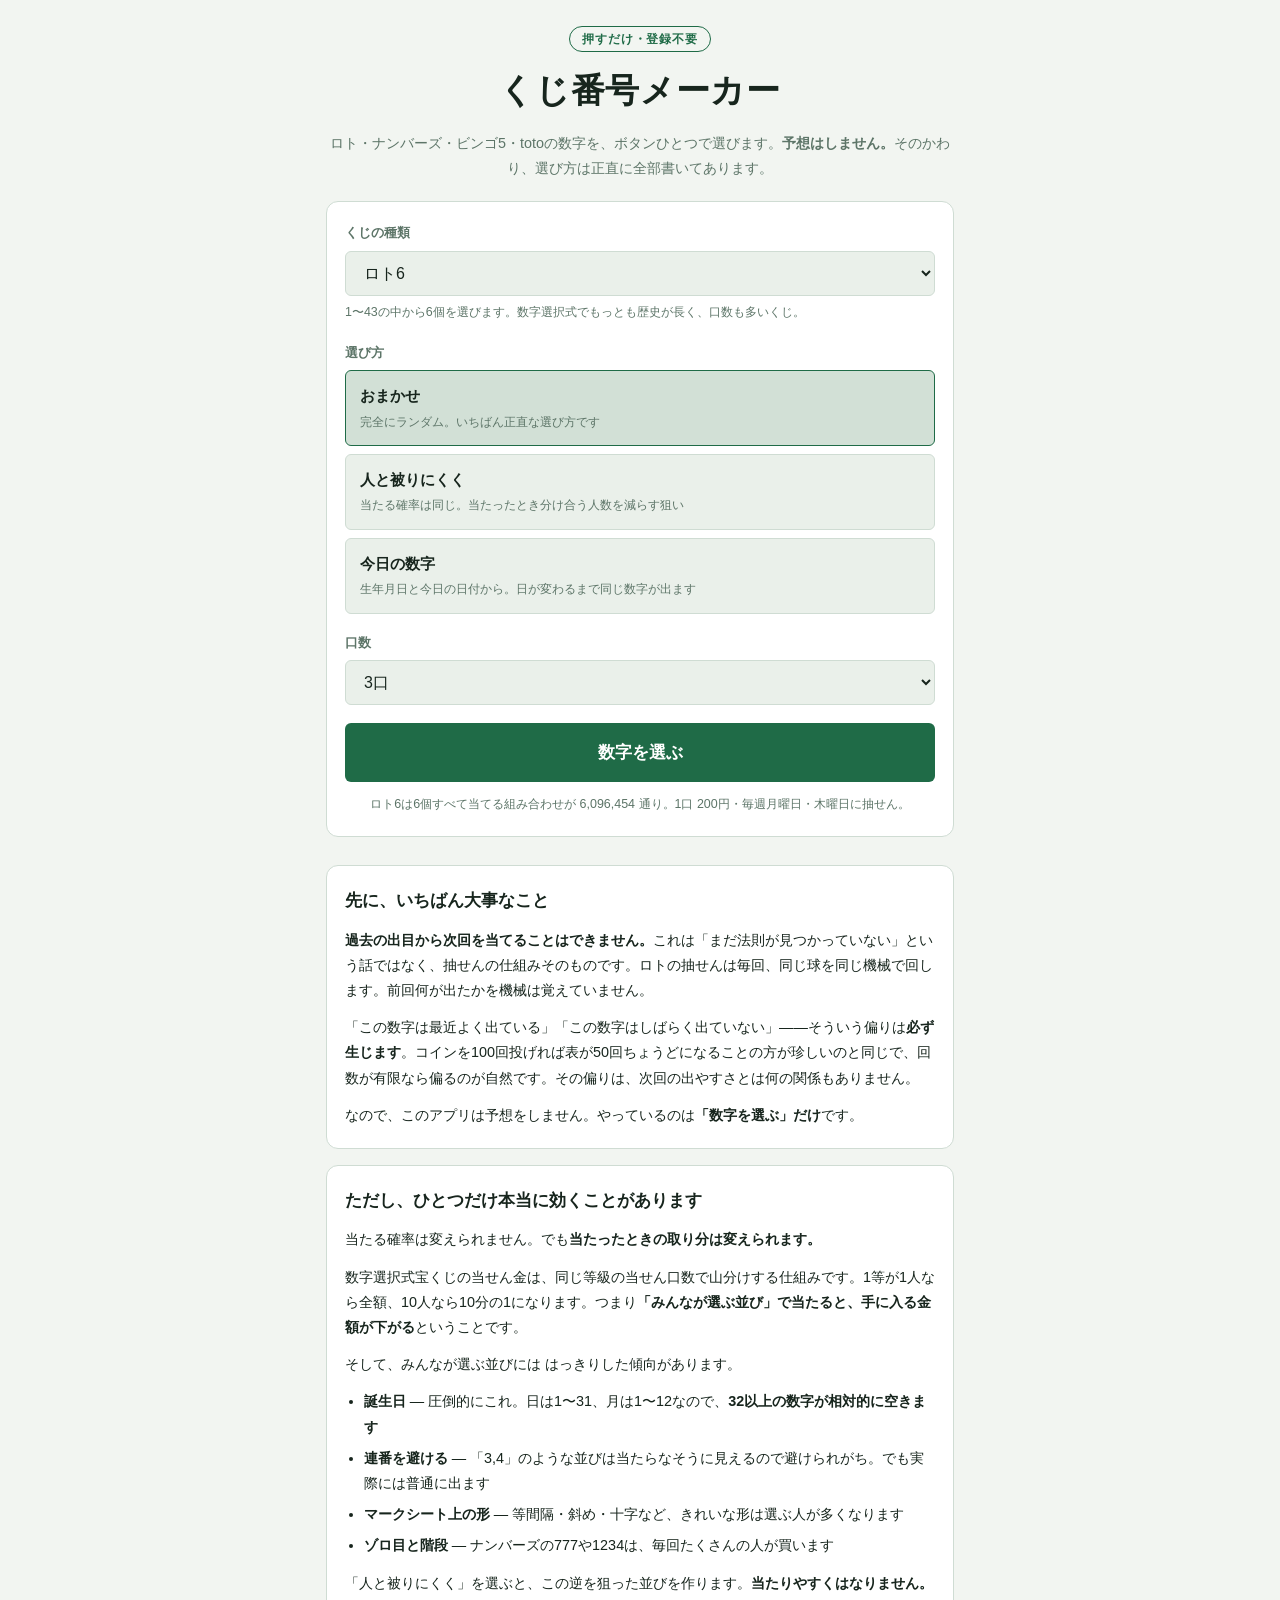
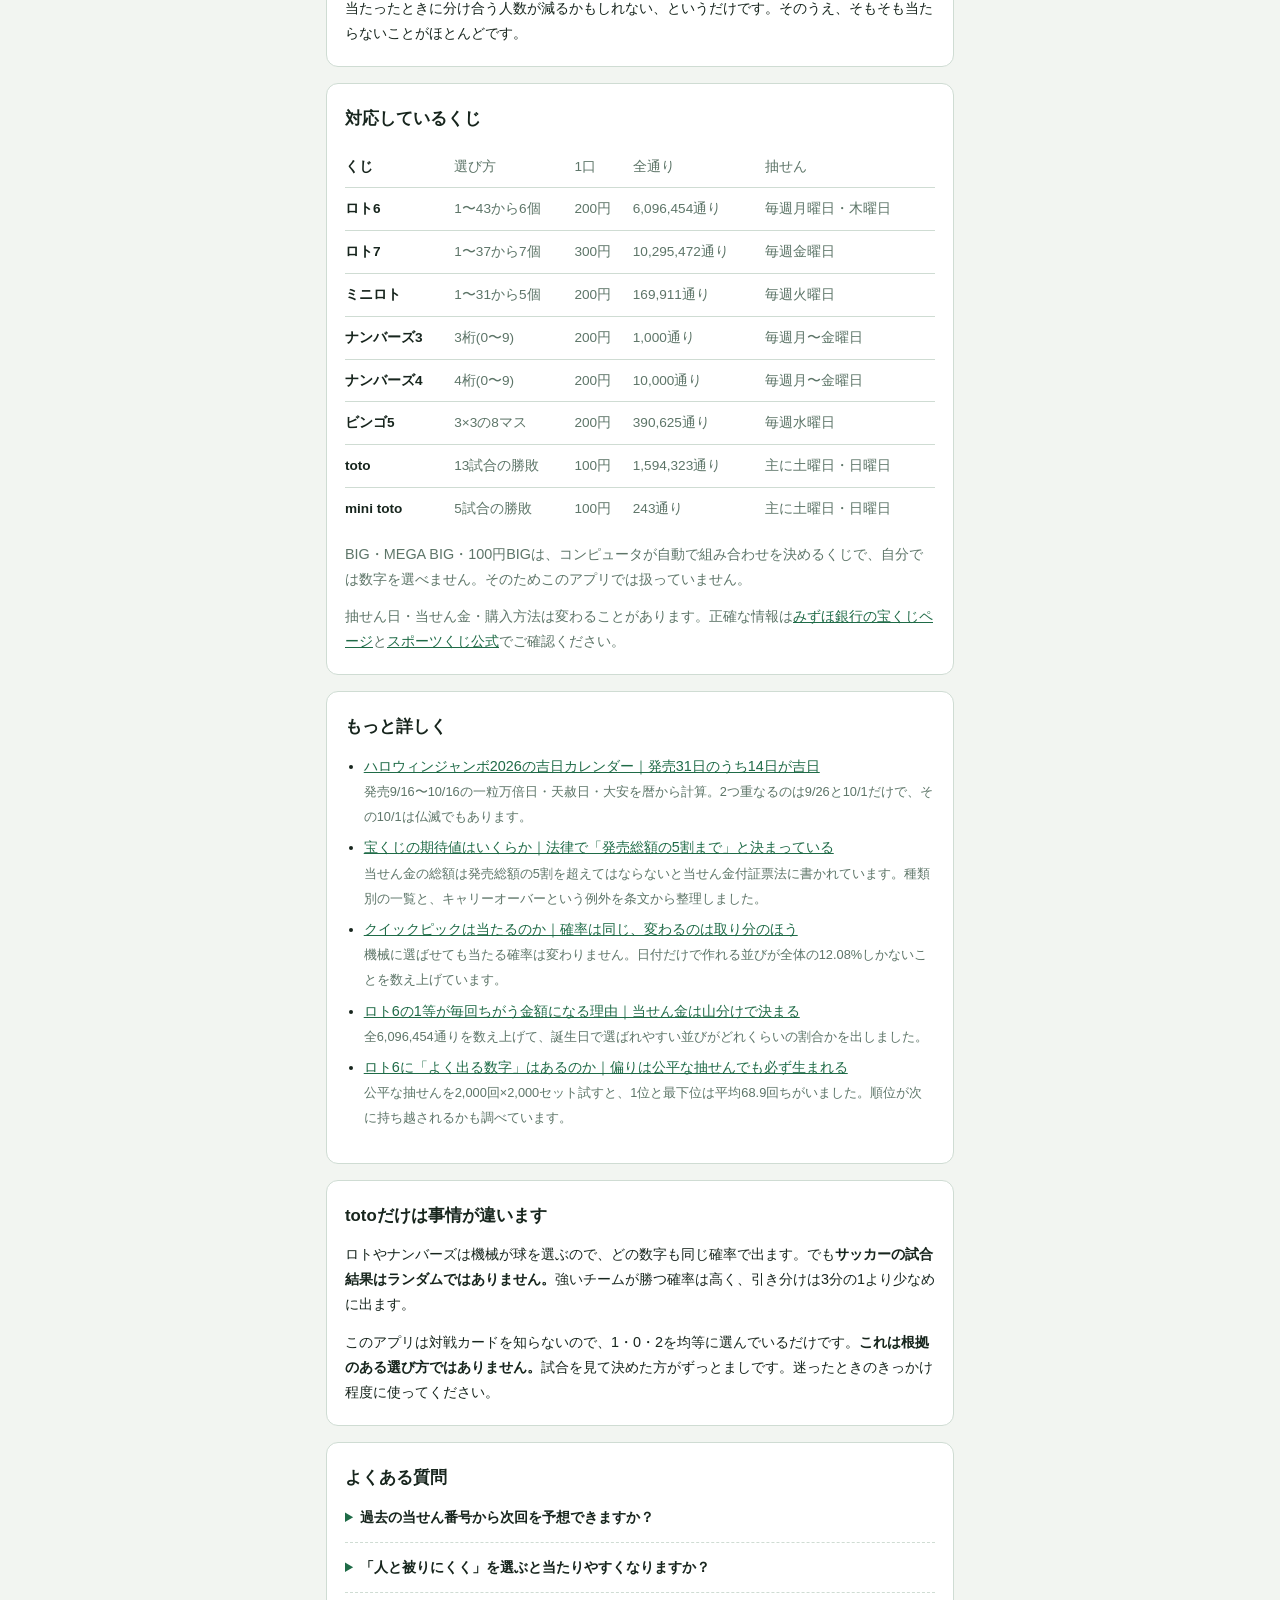
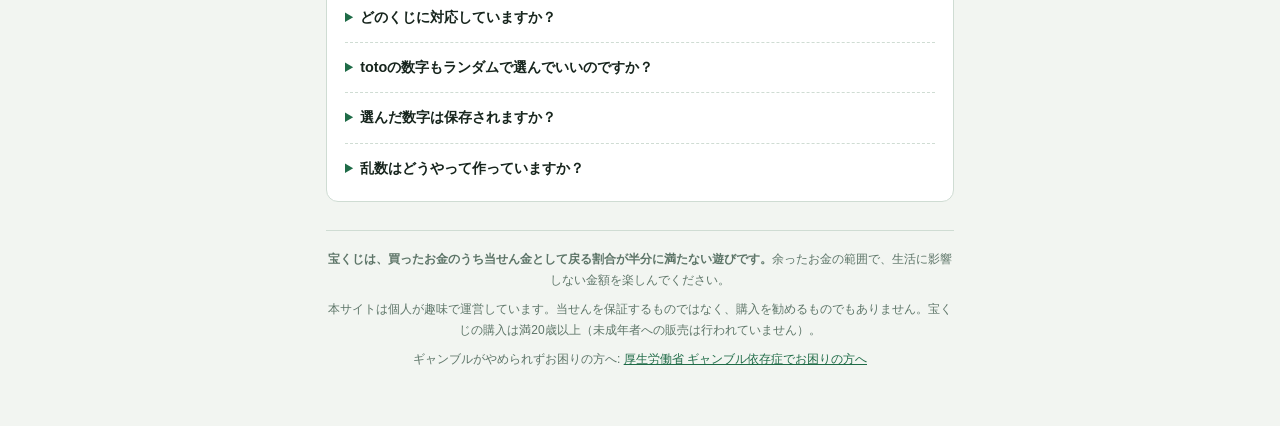
<file: index.html>
<!DOCTYPE html>
<html lang="ja">
<head>
<meta charset="UTF-8">
<meta name="viewport" content="width=device-width, initial-scale=1.0">
<!-- Google tag (gtag.js) -->
<script async src="https://www.googletagmanager.com/gtag/js?id=G-4N0HM4KYXZ"></script>
<script>
  window.dataLayer = window.dataLayer || [];
  function gtag(){dataLayer.push(arguments);}
  gtag('js', new Date());
  gtag('config', 'G-4N0HM4KYXZ');
</script>
<title>くじ番号メーカー | ロト6・ロト7・ミニロト・ナンバーズの数字を選ぶ</title>
<meta name="description" content="ロト6・ロト7・ミニロト・ナンバーズ3/4・ビンゴ5・totoの数字をボタンひとつで選びます。予想はしません。当たる確率は変えられませんが「人と被りにくい並び」は選べます。無料・登録不要。">
<link rel="canonical" href="https://kuji-maker.github.io/">
<meta property="og:type" content="website">
<meta property="og:title" content="くじ番号メーカー">
<meta property="og:description" content="ロト6・ロト7・ミニロト・ナンバーズ・ビンゴ5・totoの数字をボタンひとつで。予想はしませんが「人と被りにくい並び」は選べます。">
<meta property="og:url" content="https://kuji-maker.github.io/">
<link rel="stylesheet" href="css/style.css">
<script type="application/ld+json">{"@context":"https://schema.org","@type":"FAQPage","mainEntity":[{"@type":"Question","name":"過去の当せん番号から次回を予想できますか？","acceptedAnswer":{"@type":"Answer","text":"できません。数字選択式宝くじの抽せんは毎回独立していて、前回までの結果が次回に影響することはありません。よく出る数字・出ていない数字といった偏りは、回数を重ねれば自然に生じるばらつきの範囲で、次回の当たりやすさとは関係がありません。本アプリも予想は一切行いません。"}},{"@type":"Question","name":"「人と被りにくく」を選ぶと当たりやすくなりますか？","acceptedAnswer":{"@type":"Answer","text":"当たる確率は1ミリも変わりません。変わるのは当たったときの分配です。数字選択式宝くじの当せん金は同じ等級の当せん口数で山分けするため、多くの人が選ぶ並びで当たると1人あたりの金額が下がります。誕生日で選ぶ人が多いので32以上の数字は相対的に空いており、そこを含む並びは分け合う人数が少なくなりやすい、という理屈です。"}},{"@type":"Question","name":"どのくじに対応していますか？","acceptedAnswer":{"@type":"Answer","text":"ロト6・ロト7・ミニロト・ナンバーズ3・ナンバーズ4・ビンゴ5・toto・mini totoに対応しています。BIG・MEGA BIG・100円BIGはコンピュータが自動で組み合わせを決めるくじで、自分では数字を選べないため対象外です。"}},{"@type":"Question","name":"totoの数字もランダムで選んでいいのですか？","acceptedAnswer":{"@type":"Answer","text":"おすすめはしません。ロトやナンバーズと違い、サッカーの試合結果はランダムではなく、チームの力関係や順位で確率が偏ります。本アプリは対戦カードを知らないため均等に選んでいるだけで、これは根拠のある選び方ではありません。迷ったときのきっかけとしてお使いください。"}},{"@type":"Question","name":"選んだ数字は保存されますか？","acceptedAnswer":{"@type":"Answer","text":"サーバーには一切送信していません。数字はすべてお使いの端末のブラウザの中だけで作られています。選んだくじの種類と「今日の数字」に使う生年月日だけを端末内に保存し、次に開いたときの初期表示に使います。"}}]}</script>
</head>
<body>
<div id="app" class="app">

  <header class="app-header">
    <p class="app-header__eyebrow">押すだけ・登録不要</p>
    <h1 class="app-header__title">くじ番号メーカー</h1>
    <p class="app-header__lead">ロト・ナンバーズ・ビンゴ5・totoの数字を、ボタンひとつで選びます。<br class="sp-only"><strong>予想はしません。</strong>そのかわり、選び方は正直に全部書いてあります。</p>
  </header>

  <main id="main" class="main">

    <div class="card">
      <div class="field">
        <label for="game">くじの種類</label>
        <select id="game" class="select"></select>
        <p id="game-lead" class="field__help"></p>
      </div>

      <div class="field">
        <span class="field__label">選び方</span>
        <div class="modes" id="modes">
          <label class="mode">
            <input type="radio" name="mode" value="random" checked>
            <span class="mode__body">
              <b>おまかせ</b>
              <small>完全にランダム。いちばん正直な選び方です</small>
            </span>
          </label>
          <label class="mode">
            <input type="radio" name="mode" value="unpopular">
            <span class="mode__body">
              <b>人と被りにくく</b>
              <small>当たる確率は同じ。当たったとき分け合う人数を減らす狙い</small>
            </span>
          </label>
          <label class="mode">
            <input type="radio" name="mode" value="lucky">
            <span class="mode__body">
              <b>今日の数字</b>
              <small>生年月日と今日の日付から。日が変わるまで同じ数字が出ます</small>
            </span>
          </label>
        </div>
      </div>

      <div class="field" id="birth-field" hidden>
        <label for="byear">生年月日</label>
        <div class="date-row">
          <select id="byear" class="select" aria-label="年"></select>
          <select id="bmonth" class="select" aria-label="月"></select>
          <select id="bday" class="select" aria-label="日"></select>
        </div>
        <p class="field__help">端末の中だけに保存します。外部には送りません。</p>
      </div>

      <div class="field">
        <label for="count">口数</label>
        <select id="count" class="select">
          <option value="1">1口</option>
          <option value="3" selected>3口</option>
          <option value="5">5口</option>
          <option value="10">10口</option>
        </select>
      </div>

      <button type="button" class="btn btn--primary btn--large" id="btn-go">数字を選ぶ</button>
      <p class="odds" id="odds"></p>
    </div>

    <section id="result" hidden aria-live="polite">
      <div class="card card--result">
        <div class="result__head">
          <h2 class="card__title" id="result-title">選んだ数字</h2>
          <span class="result__mode" id="result-mode"></span>
        </div>
        <div id="sets"></div>
        <div class="btns">
          <button type="button" class="btn btn--primary" id="btn-again">もう一度選ぶ</button>
          <button type="button" class="btn btn--sub" id="btn-copy">コピー</button>
        </div>
        <p class="disclaimer" id="buy-note"></p>
      </div>
    </section>

  </main>

  <section class="article">

    <div class="card card--article">
      <h2>先に、いちばん大事なこと</h2>
      <p><strong>過去の出目から次回を当てることはできません。</strong>これは「まだ法則が見つかっていない」という話ではなく、抽せんの仕組みそのものです。ロトの抽せんは毎回、同じ球を同じ機械で回します。前回何が出たかを機械は覚えていません。</p>
      <p>「この数字は最近よく出ている」「この数字はしばらく出ていない」——そういう偏りは<strong>必ず生じます</strong>。コインを100回投げれば表が50回ちょうどになることの方が珍しいのと同じで、回数が有限なら偏るのが自然です。その偏りは、次回の出やすさとは何の関係もありません。</p>
      <p>なので、このアプリは予想をしません。やっているのは<strong>「数字を選ぶ」だけ</strong>です。</p>
    </div>

    <div class="card card--article">
      <h2>ただし、ひとつだけ本当に効くことがあります</h2>
      <p>当たる確率は変えられません。でも<strong>当たったときの取り分は変えられます。</strong></p>
      <p>数字選択式宝くじの当せん金は、同じ等級の当せん口数で山分けする仕組みです。1等が1人なら全額、10人なら10分の1になります。つまり<strong>「みんなが選ぶ並び」で当たると、手に入る金額が下がる</strong>ということです。</p>
      <p>そして、みんなが選ぶ並びには はっきりした傾向があります。</p>
      <ul>
        <li><strong>誕生日</strong> — 圧倒的にこれ。日は1〜31、月は1〜12なので、<strong>32以上の数字が相対的に空きます</strong></li>
        <li><strong>連番を避ける</strong> — 「3,4」のような並びは当たらなそうに見えるので避けられがち。でも実際には普通に出ます</li>
        <li><strong>マークシート上の形</strong> — 等間隔・斜め・十字など、きれいな形は選ぶ人が多くなります</li>
        <li><strong>ゾロ目と階段</strong> — ナンバーズの777や1234は、毎回たくさんの人が買います</li>
      </ul>
      <p>「人と被りにくく」を選ぶと、この逆を狙った並びを作ります。<strong>当たりやすくはなりません。</strong>当たったときに分け合う人数が減るかもしれない、というだけです。そのうえ、そもそも当たらないことがほとんどです。</p>
    </div>

    <div class="card card--article">
      <h2>対応しているくじ</h2>
      <div class="table-scroll">
        <table class="spec" id="spec-table"><tbody></tbody></table>
      </div>
      <p class="muted" id="not-supported"></p>
      <p class="muted">抽せん日・当せん金・購入方法は変わることがあります。正確な情報は<a href="https://www.mizuhobank.co.jp/takarakuji/" target="_blank" rel="noopener">みずほ銀行の宝くじページ</a>と<a href="https://www.toto-dream.com/" target="_blank" rel="noopener">スポーツくじ公式</a>でご確認ください。</p>
    </div>

    <div class="card card--article">
      <h2>もっと詳しく</h2>
      <ul>
        <li><a href="guide/halloween-jumbo-kichijitsu/">ハロウィンジャンボ2026の吉日カレンダー｜発売31日のうち14日が吉日</a><br>
          <span class="muted">発売9/16〜10/16の一粒万倍日・天赦日・大安を暦から計算。2つ重なるのは9/26と10/1だけで、その10/1は仏滅でもあります。</span></li>
        <li><a href="guide/kitaichi/">宝くじの期待値はいくらか｜法律で「発売総額の5割まで」と決まっている</a><br>
          <span class="muted">当せん金の総額は発売総額の5割を超えてはならないと当せん金付証票法に書かれています。種類別の一覧と、キャリーオーバーという例外を条文から整理しました。</span></li>
        <li><a href="guide/quick-pick/">クイックピックは当たるのか｜確率は同じ、変わるのは取り分のほう</a><br>
          <span class="muted">機械に選ばせても当たる確率は変わりません。日付だけで作れる並びが全体の12.08%しかないことを数え上げています。</span></li>
        <li><a href="guide/loto-tosenkin-yamawake/">ロト6の1等が毎回ちがう金額になる理由｜当せん金は山分けで決まる</a><br>
          <span class="muted">全6,096,454通りを数え上げて、誕生日で選ばれやすい並びがどれくらいの割合かを出しました。</span></li>
        <li><a href="guide/yoku-deru-suji/">ロト6に「よく出る数字」はあるのか｜偏りは公平な抽せんでも必ず生まれる</a><br>
          <span class="muted">公平な抽せんを2,000回×2,000セット試すと、1位と最下位は平均68.9回ちがいました。順位が次に持ち越されるかも調べています。</span></li>
      </ul>
    </div>

    <div class="card card--article">
      <h2>totoだけは事情が違います</h2>
      <p>ロトやナンバーズは機械が球を選ぶので、どの数字も同じ確率で出ます。でも<strong>サッカーの試合結果はランダムではありません。</strong>強いチームが勝つ確率は高く、引き分けは3分の1より少なめに出ます。</p>
      <p>このアプリは対戦カードを知らないので、1・0・2を均等に選んでいるだけです。<strong>これは根拠のある選び方ではありません。</strong>試合を見て決めた方がずっとましです。迷ったときのきっかけ程度に使ってください。</p>
    </div>

    <div class="card card--article">
      <h2>よくある質問</h2>
      <details class="faq-item">
        <summary>過去の当せん番号から次回を予想できますか？</summary>
        <p>できません。抽せんは毎回独立していて、前回までの結果が次回に影響することはありません。よく出る数字・出ていない数字といった偏りは、回数を重ねれば自然に生じるばらつきの範囲で、次回の当たりやすさとは関係がありません。本アプリも予想は一切行いません。</p>
      </details>
      <details class="faq-item">
        <summary>「人と被りにくく」を選ぶと当たりやすくなりますか？</summary>
        <p>当たる確率は1ミリも変わりません。変わるのは当たったときの分配です。当せん金は同じ等級の当せん口数で山分けするため、多くの人が選ぶ並びで当たると1人あたりの金額が下がります。誕生日で選ぶ人が多いので32以上の数字は相対的に空いており、そこを含む並びは分け合う人数が少なくなりやすい、という理屈です。</p>
      </details>
      <details class="faq-item">
        <summary>どのくじに対応していますか？</summary>
        <p>ロト6・ロト7・ミニロト・ナンバーズ3・ナンバーズ4・ビンゴ5・toto・mini totoに対応しています。BIG・MEGA BIG・100円BIGはコンピュータが自動で組み合わせを決めるくじで、自分では数字を選べないため対象外です。</p>
      </details>
      <details class="faq-item">
        <summary>totoの数字もランダムで選んでいいのですか？</summary>
        <p>おすすめはしません。ロトやナンバーズと違い、サッカーの試合結果はランダムではなく、チームの力関係や順位で確率が偏ります。本アプリは対戦カードを知らないため均等に選んでいるだけで、これは根拠のある選び方ではありません。迷ったときのきっかけとしてお使いください。</p>
      </details>
      <details class="faq-item">
        <summary>選んだ数字は保存されますか？</summary>
        <p>サーバーには一切送信していません。数字はすべてお使いの端末のブラウザの中だけで作られています。選んだくじの種類と「今日の数字」に使う生年月日だけを端末内に保存し、次に開いたときの初期表示に使います。</p>
      </details>
      <details class="faq-item">
        <summary>乱数はどうやって作っていますか？</summary>
        <p>ブラウザに用意されている暗号用の乱数(<code>crypto.getRandomValues</code>)を使っています。「今日の数字」だけは、生年月日と日付から決まる再現できる乱数を使っているため、同じ日のうちは何度押しても同じ数字が出ます。</p>
      </details>
    </div>

  </section>

  <footer class="app-footer">
    <p><strong>宝くじは、買ったお金のうち当せん金として戻る割合が半分に満たない遊びです。</strong>余ったお金の範囲で、生活に影響しない金額を楽しんでください。</p>
    <p>本サイトは個人が趣味で運営しています。当せんを保証するものではなく、購入を勧めるものでもありません。宝くじの購入は満20歳以上（未成年者への販売は行われていません）。</p>
    <p>ギャンブルがやめられずお困りの方へ: <a href="https://www.mhlw.go.jp/stf/seisakunitsuite/bunya/0000070789.html" target="_blank" rel="noopener">厚生労働省 ギャンブル依存症でお困りの方へ</a></p>
  </footer>

</div>

<script src="js/games.js"></script>
<script src="js/generate.js"></script>
<script src="js/app.js"></script>
</body>
</html>
</file>
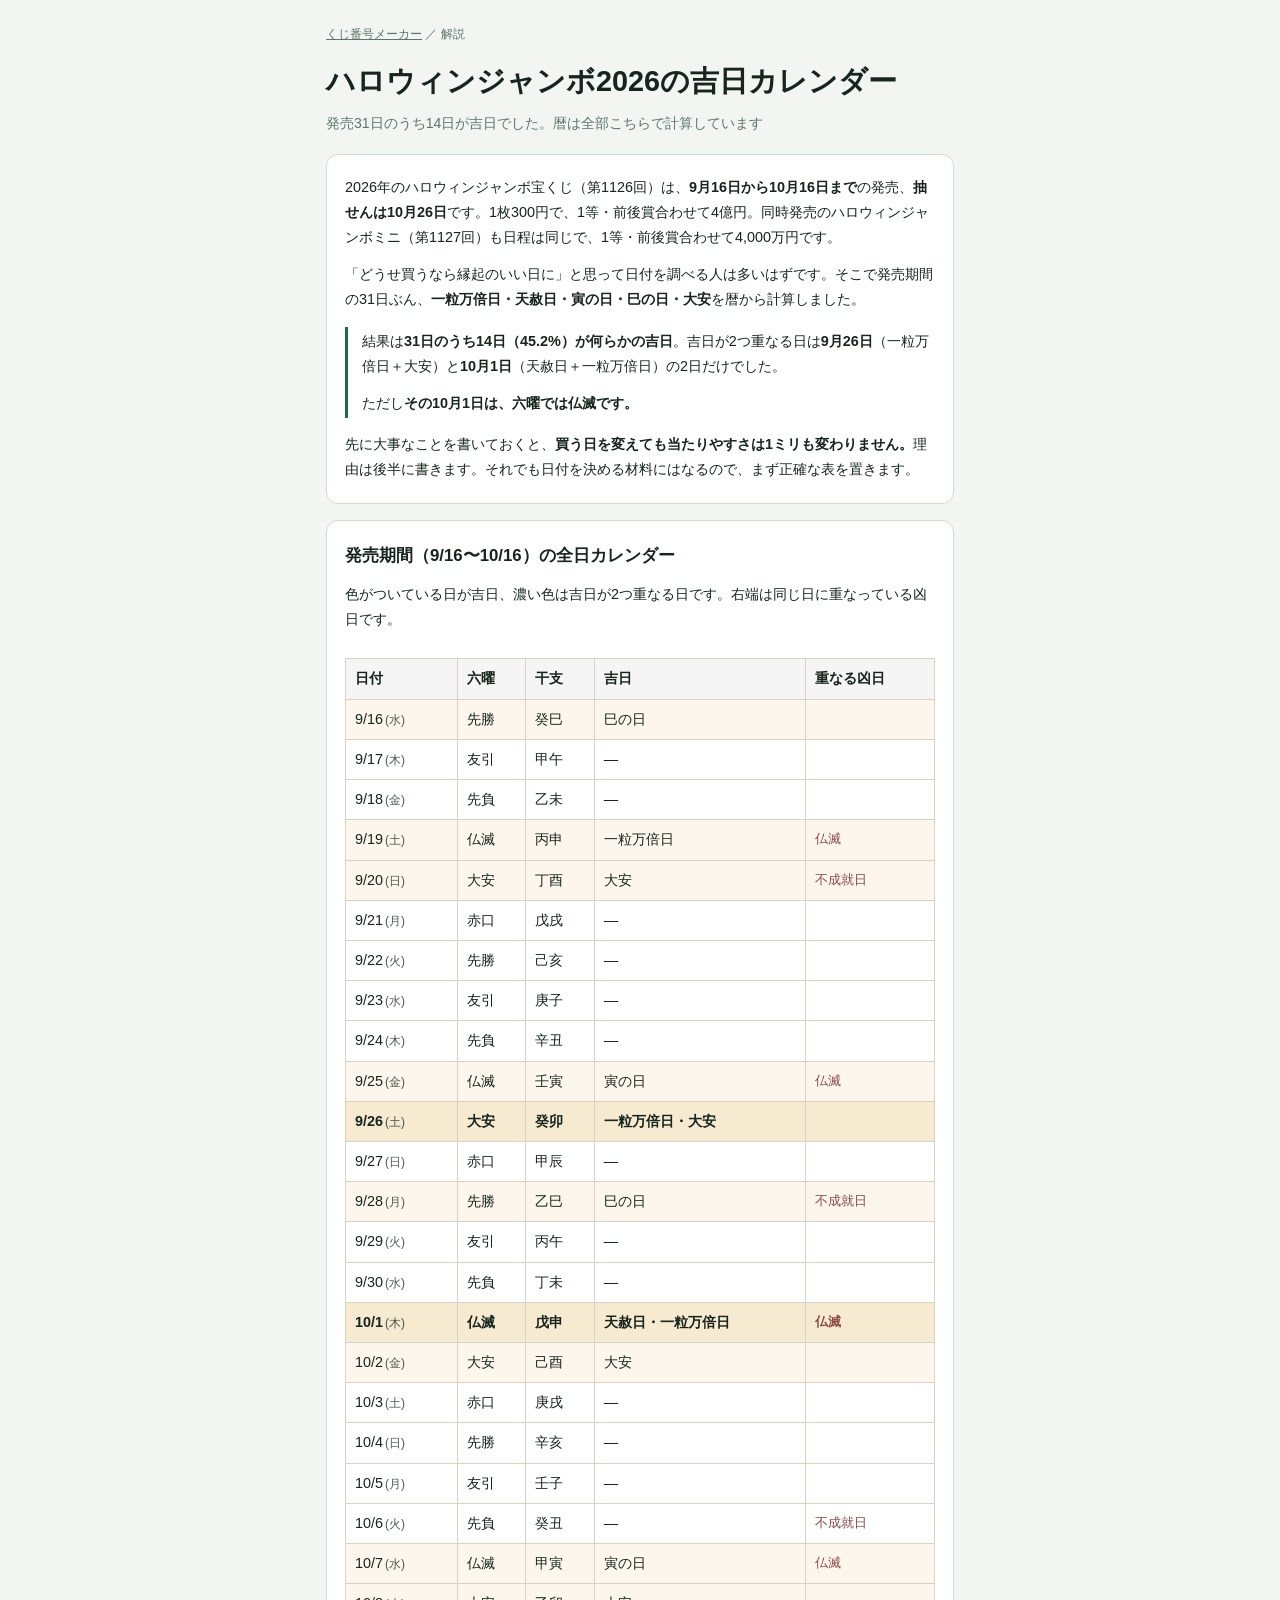
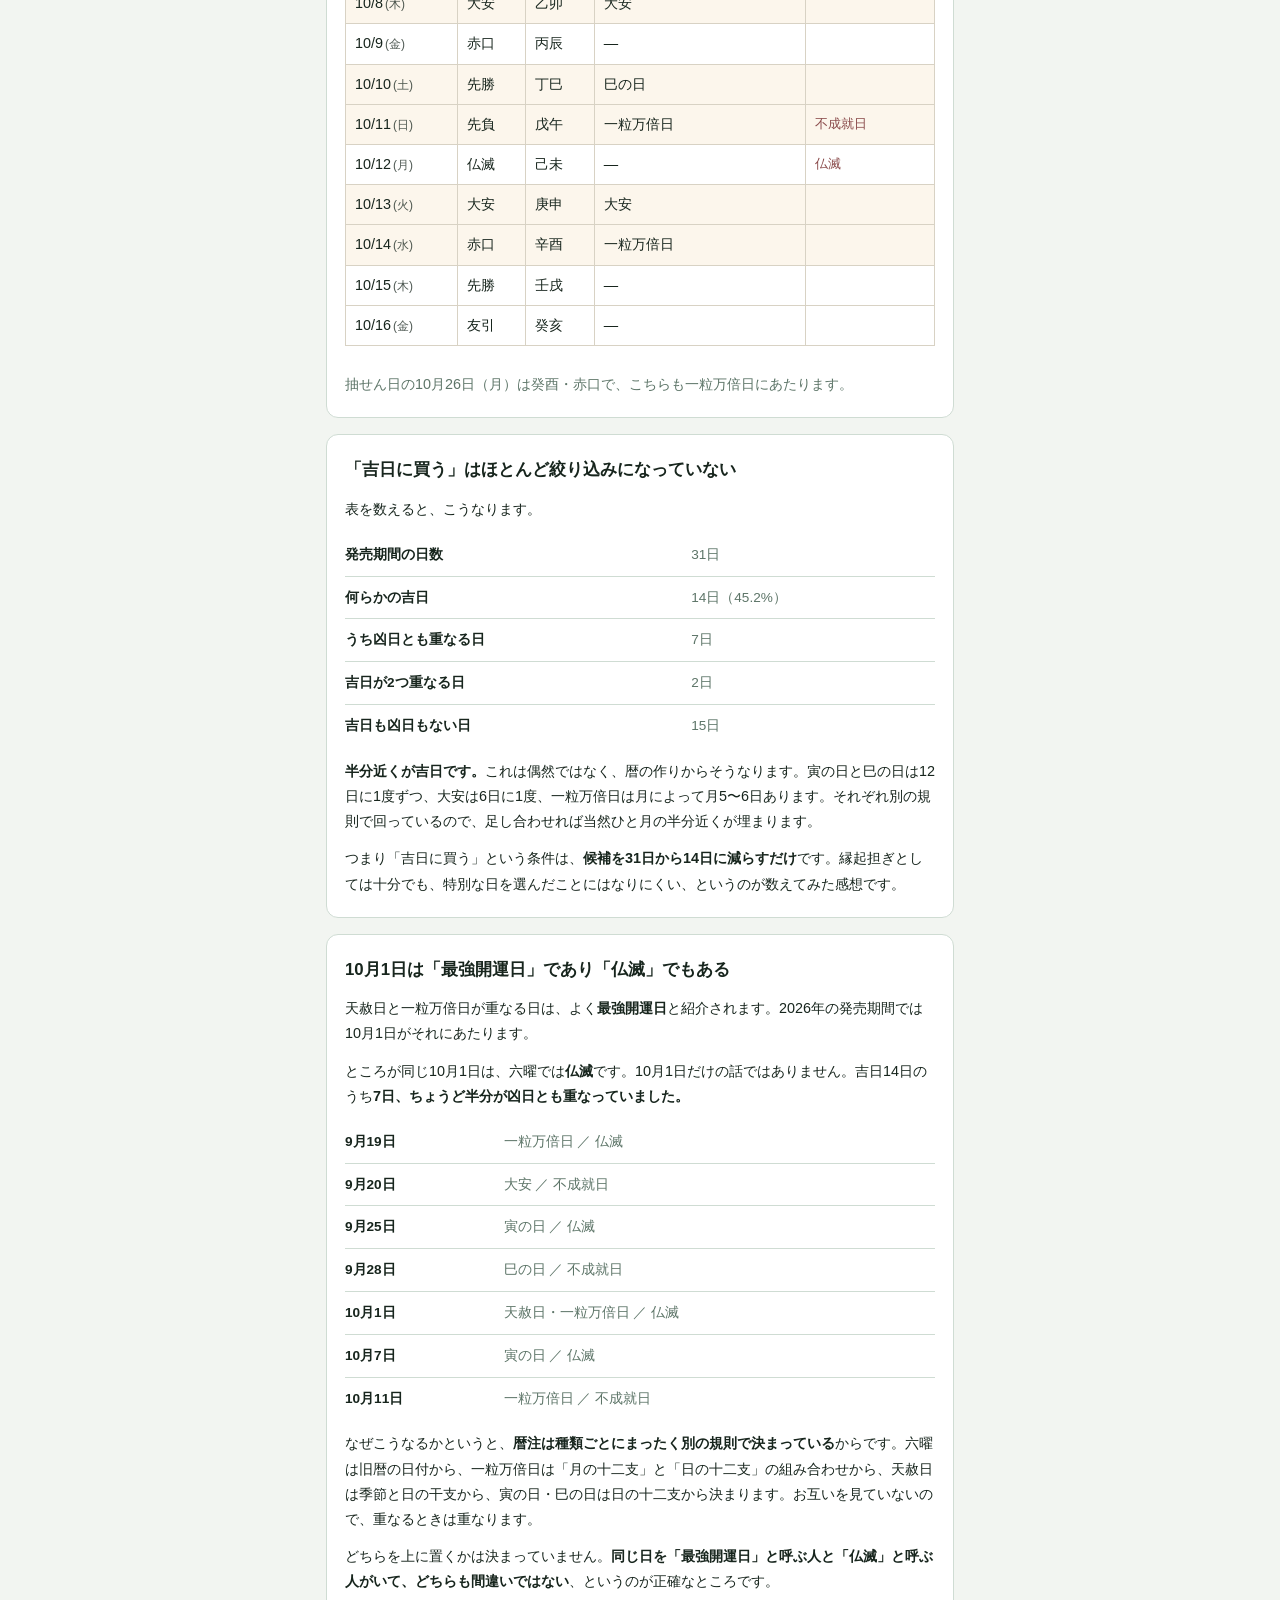
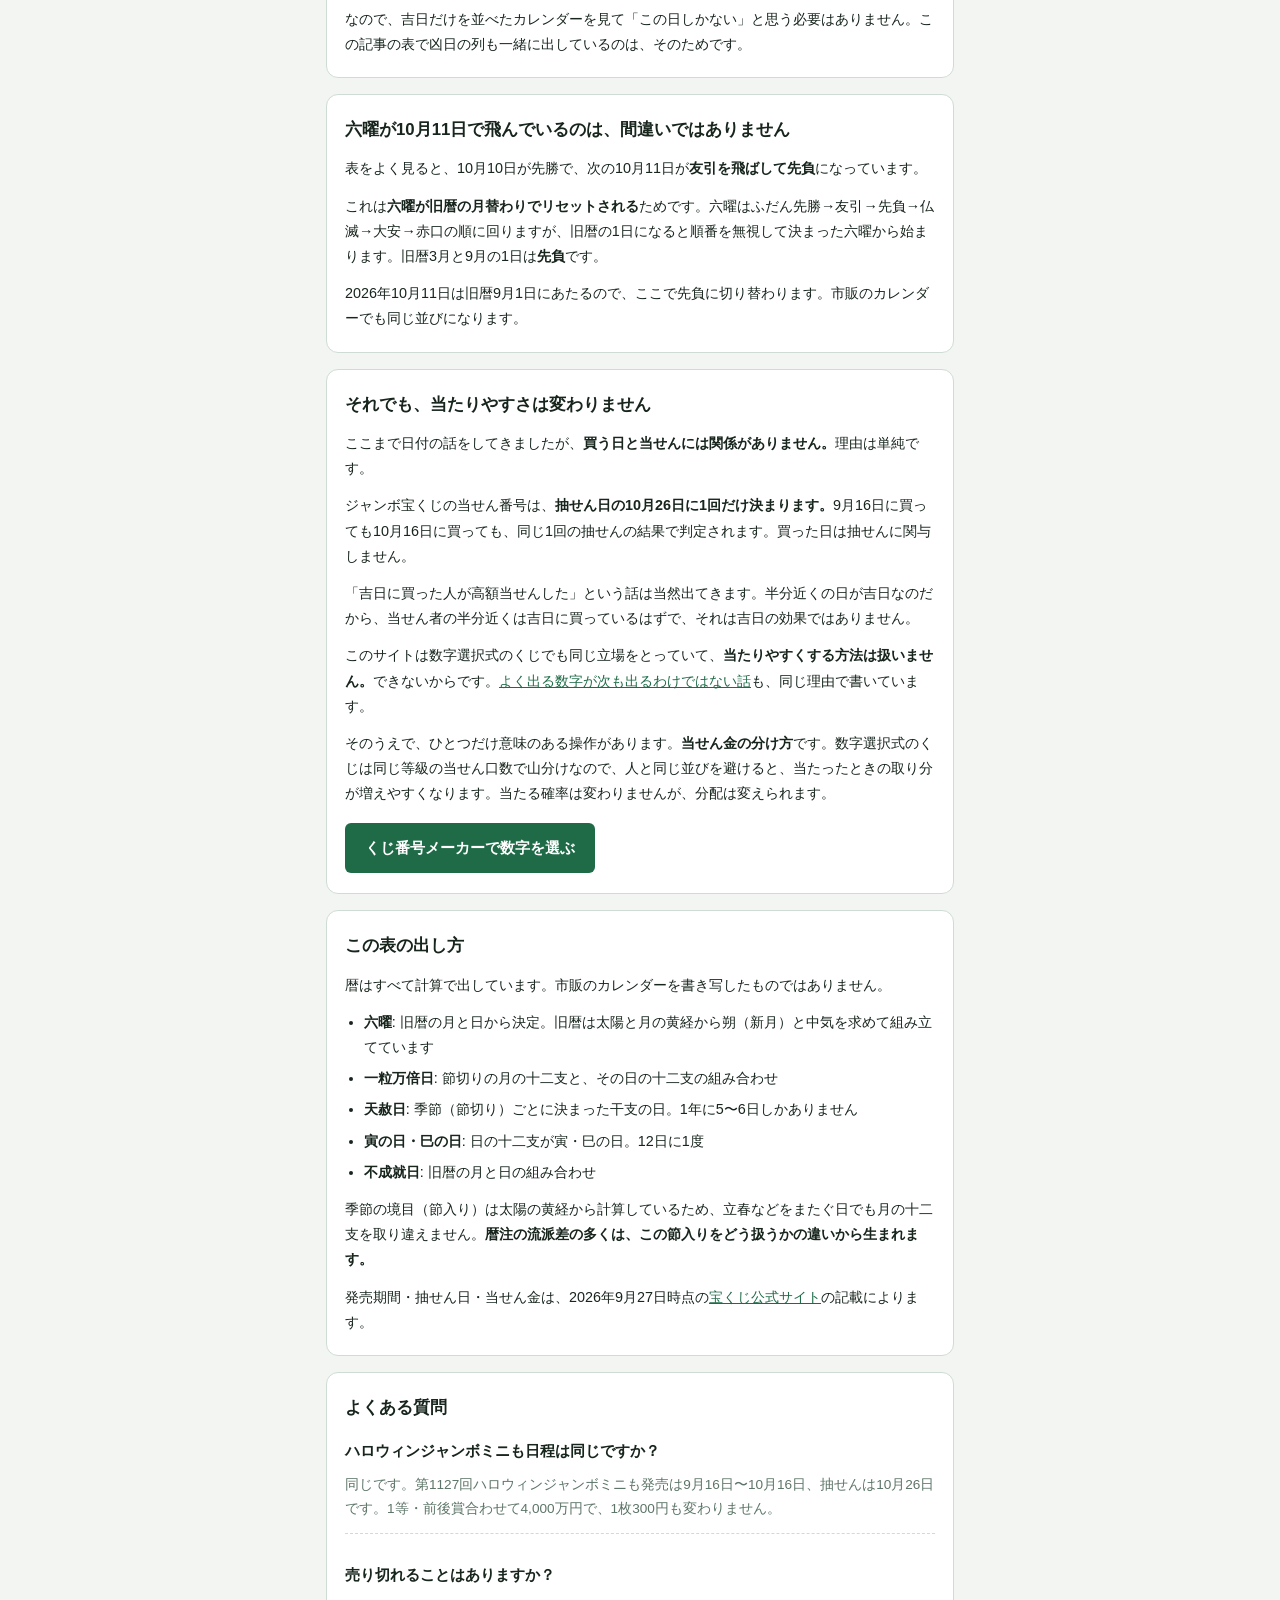
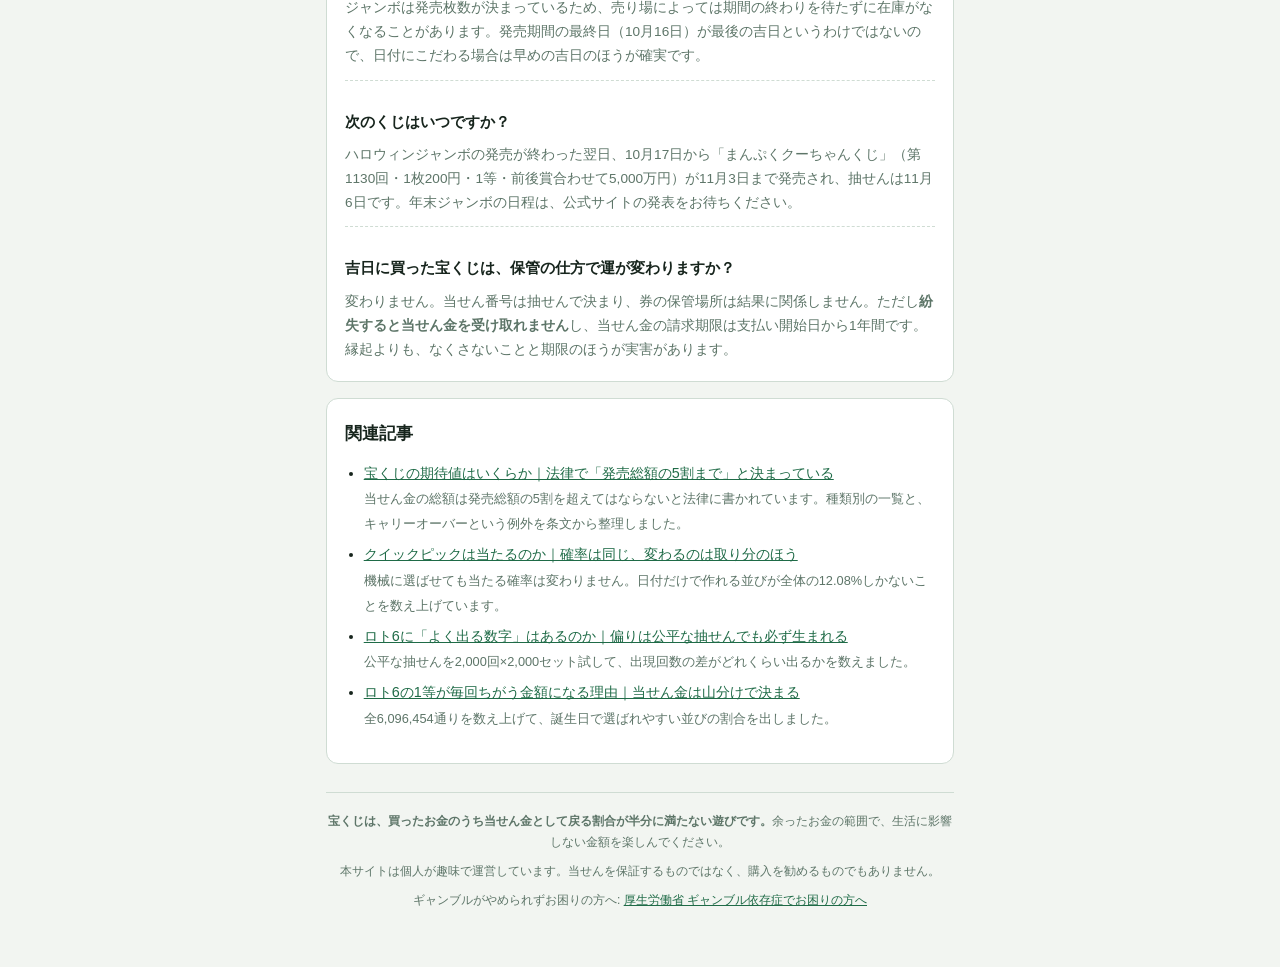
<file: guide/halloween-jumbo-kichijitsu/index.html>
<!DOCTYPE html>
<html lang="ja">
<head>
<meta charset="UTF-8">
<meta name="viewport" content="width=device-width, initial-scale=1.0">
<!-- Google tag (gtag.js) -->
<script async src="https://www.googletagmanager.com/gtag/js?id=G-4N0HM4KYXZ"></script>
<script>
  window.dataLayer = window.dataLayer || [];
  function gtag(){dataLayer.push(arguments);}
  gtag('js', new Date());
  gtag('config', 'G-4N0HM4KYXZ');
</script>
<title>ハロウィンジャンボ2026の吉日カレンダー｜発売31日のうち14日が吉日</title>
<meta name="description" content="ハロウィンジャンボ(第1126回)の発売は9月16日〜10月16日、抽せんは10月26日。この31日間の一粒万倍日・天赦日・寅の日・巳の日・大安を暦から計算したところ、吉日は14日ありました。2つ重なるのは9月26日と10月1日の2日だけで、その10月1日は六曜では仏滅です。">
<link rel="canonical" href="https://kuji-maker.github.io/guide/halloween-jumbo-kichijitsu/">
<meta property="og:type" content="article">
<meta property="og:title" content="ハロウィンジャンボ2026の吉日カレンダー｜発売31日のうち14日が吉日">
<meta property="og:description" content="発売9/16〜10/16の吉日を暦から計算。吉日は14日で、2つ重なるのは9/26と10/1だけ。その10/1は仏滅でもあります。">
<meta property="og:url" content="https://kuji-maker.github.io/guide/halloween-jumbo-kichijitsu/">
<link rel="stylesheet" href="../../css/style.css">
<script type="application/ld+json">{"@context":"https://schema.org","@type":"FAQPage","mainEntity":[{"@type":"Question","name":"ハロウィンジャンボ2026の発売期間と抽せん日はいつですか？","acceptedAnswer":{"@type":"Answer","text":"第1126回ハロウィンジャンボ宝くじの発売期間は2026年9月16日から10月16日まで、抽せん日は10月26日です。1枚300円で、1等・前後賞合わせて4億円。同時発売のハロウィンジャンボミニ(第1127回)も発売期間・抽せん日は同じで、1等・前後賞合わせて4,000万円です。"}},{"@type":"Question","name":"発売期間中の一粒万倍日はいつですか？","acceptedAnswer":{"@type":"Answer","text":"9月19日、9月26日、10月1日、10月11日、10月14日の5日です。このうち9月26日は大安と重なり、10月1日は天赦日と重なります。ただし9月19日と10月1日は仏滅、10月11日は不成就日でもあります。"}},{"@type":"Question","name":"「天赦日と一粒万倍日が重なる最強開運日」は発売期間中にありますか？","acceptedAnswer":{"@type":"Answer","text":"10月1日が天赦日と一粒万倍日の重なる日です。ただし同じ10月1日は六曜では仏滅にあたります。暦注は種類ごとに別々の規則で決まるため、同じ日が吉とも凶とも呼ばれることは珍しくありません。発売期間中の吉日14日のうち、7日は凶日とも重なっていました。"}},{"@type":"Question","name":"吉日に買うと当たりやすくなりますか？","acceptedAnswer":{"@type":"Answer","text":"なりません。ジャンボ宝くじの当せん番号は抽せん日の10月26日に1回だけ決まり、購入した日は抽せんに一切関与しません。買う日を選ぶことで当せん確率が変わるという根拠はありません。また発売31日間のうち14日(45.2%)が何らかの吉日なので、吉日を選ぶという条件はほとんど絞り込みにもなっていません。"}},{"@type":"Question","name":"六曜が10月10日の先勝から10月11日で先負に飛んでいるのはなぜですか？","acceptedAnswer":{"@type":"Answer","text":"六曜は旧暦の月が変わるところでリセットされるためです。10月11日は旧暦9月1日にあたり、旧暦3月と9月の1日は必ず先負から始まります。そのため先勝→友引→先負という順番が途中で飛びます。計算違いではありません。"}}]}</script>
<style>
.cal th, .cal td { padding: 7px 9px; border: 1px solid var(--line, #d8d2c4); text-align: left; font-size: 0.9rem; }
.cal { width: 100%; border-collapse: collapse; margin: 14px 0; }
.cal thead th { background: rgba(0,0,0,0.04); }
.cal td.num { white-space: nowrap; font-variant-numeric: tabular-nums; }
.cal td.num small { font-weight: normal; opacity: 0.75; margin-left: 2px; }
.cal td.bad { color: #8a4b4b; font-size: 0.82rem; }
.cal tr.hit td { background: rgba(214, 158, 46, 0.09); }
.cal tr.hit--multi td { background: rgba(214, 158, 46, 0.22); font-weight: 600; }
.table-scroll .cal { min-width: 520px; }
.lead-box { border-left: 3px solid var(--accent, #c8973f); padding: 2px 0 2px 14px; margin: 14px 0; }
@media (max-width: 480px) {
  /* 干支の列を隠して、日付・六曜・吉日・凶日の4列を画面内に収める */
  .cal th:nth-child(3), .cal td:nth-child(3) { display: none; }
  .table-scroll .cal { min-width: 0; }
  .cal th, .cal td { padding: 7px 5px; font-size: 0.84rem; }
  .cal td.bad { font-size: 0.76rem; }
  .cal th:nth-child(2), .cal td:nth-child(2) { white-space: nowrap; }
}
</style>
</head>
<body>
<div id="app" class="app">

  <nav class="crumb"><a href="../../">くじ番号メーカー</a> ／ 解説</nav>

  <article>
    <header class="art-header">
      <h1 class="art-title">ハロウィンジャンボ2026の吉日カレンダー</h1>
      <p class="art-sub">発売31日のうち14日が吉日でした。暦は全部こちらで計算しています</p>
    </header>

    <div class="card card--article">
      <p>2026年のハロウィンジャンボ宝くじ（第1126回）は、<strong>9月16日から10月16日まで</strong>の発売、<strong>抽せんは10月26日</strong>です。1枚300円で、1等・前後賞合わせて4億円。同時発売のハロウィンジャンボミニ（第1127回）も日程は同じで、1等・前後賞合わせて4,000万円です。</p>
      <p>「どうせ買うなら縁起のいい日に」と思って日付を調べる人は多いはずです。そこで発売期間の31日ぶん、<strong>一粒万倍日・天赦日・寅の日・巳の日・大安</strong>を暦から計算しました。</p>
      <div class="lead-box">
        <p>結果は<strong>31日のうち14日（45.2%）が何らかの吉日</strong>。吉日が2つ重なる日は<strong>9月26日</strong>（一粒万倍日＋大安）と<strong>10月1日</strong>（天赦日＋一粒万倍日）の2日だけでした。</p>
        <p>ただし<strong>その10月1日は、六曜では仏滅です。</strong></p>
      </div>
      <p>先に大事なことを書いておくと、<strong>買う日を変えても当たりやすさは1ミリも変わりません。</strong>理由は後半に書きます。それでも日付を決める材料にはなるので、まず正確な表を置きます。</p>
    </div>

    <div class="card card--article">
      <h2>発売期間（9/16〜10/16）の全日カレンダー</h2>
      <p>色がついている日が吉日、濃い色は吉日が2つ重なる日です。右端は同じ日に重なっている凶日です。</p>
      <div class="table-scroll">
        <table class="cal">
          <thead><tr><th>日付</th><th>六曜</th><th>干支</th><th>吉日</th><th>重なる凶日</th></tr></thead>
          <tbody>
            <tr class="hit"><td class="num">9/16<small>(水)</small></td><td>先勝</td><td>癸巳</td><td>巳の日</td><td class="bad"></td></tr>
            <tr><td class="num">9/17<small>(木)</small></td><td>友引</td><td>甲午</td><td>―</td><td class="bad"></td></tr>
            <tr><td class="num">9/18<small>(金)</small></td><td>先負</td><td>乙未</td><td>―</td><td class="bad"></td></tr>
            <tr class="hit"><td class="num">9/19<small>(土)</small></td><td>仏滅</td><td>丙申</td><td>一粒万倍日</td><td class="bad">仏滅</td></tr>
            <tr class="hit"><td class="num">9/20<small>(日)</small></td><td>大安</td><td>丁酉</td><td>大安</td><td class="bad">不成就日</td></tr>
            <tr><td class="num">9/21<small>(月)</small></td><td>赤口</td><td>戊戌</td><td>―</td><td class="bad"></td></tr>
            <tr><td class="num">9/22<small>(火)</small></td><td>先勝</td><td>己亥</td><td>―</td><td class="bad"></td></tr>
            <tr><td class="num">9/23<small>(水)</small></td><td>友引</td><td>庚子</td><td>―</td><td class="bad"></td></tr>
            <tr><td class="num">9/24<small>(木)</small></td><td>先負</td><td>辛丑</td><td>―</td><td class="bad"></td></tr>
            <tr class="hit"><td class="num">9/25<small>(金)</small></td><td>仏滅</td><td>壬寅</td><td>寅の日</td><td class="bad">仏滅</td></tr>
            <tr class="hit hit--multi"><td class="num">9/26<small>(土)</small></td><td>大安</td><td>癸卯</td><td>一粒万倍日・大安</td><td class="bad"></td></tr>
            <tr><td class="num">9/27<small>(日)</small></td><td>赤口</td><td>甲辰</td><td>―</td><td class="bad"></td></tr>
            <tr class="hit"><td class="num">9/28<small>(月)</small></td><td>先勝</td><td>乙巳</td><td>巳の日</td><td class="bad">不成就日</td></tr>
            <tr><td class="num">9/29<small>(火)</small></td><td>友引</td><td>丙午</td><td>―</td><td class="bad"></td></tr>
            <tr><td class="num">9/30<small>(水)</small></td><td>先負</td><td>丁未</td><td>―</td><td class="bad"></td></tr>
            <tr class="hit hit--multi"><td class="num">10/1<small>(木)</small></td><td>仏滅</td><td>戊申</td><td>天赦日・一粒万倍日</td><td class="bad">仏滅</td></tr>
            <tr class="hit"><td class="num">10/2<small>(金)</small></td><td>大安</td><td>己酉</td><td>大安</td><td class="bad"></td></tr>
            <tr><td class="num">10/3<small>(土)</small></td><td>赤口</td><td>庚戌</td><td>―</td><td class="bad"></td></tr>
            <tr><td class="num">10/4<small>(日)</small></td><td>先勝</td><td>辛亥</td><td>―</td><td class="bad"></td></tr>
            <tr><td class="num">10/5<small>(月)</small></td><td>友引</td><td>壬子</td><td>―</td><td class="bad"></td></tr>
            <tr><td class="num">10/6<small>(火)</small></td><td>先負</td><td>癸丑</td><td>―</td><td class="bad">不成就日</td></tr>
            <tr class="hit"><td class="num">10/7<small>(水)</small></td><td>仏滅</td><td>甲寅</td><td>寅の日</td><td class="bad">仏滅</td></tr>
            <tr class="hit"><td class="num">10/8<small>(木)</small></td><td>大安</td><td>乙卯</td><td>大安</td><td class="bad"></td></tr>
            <tr><td class="num">10/9<small>(金)</small></td><td>赤口</td><td>丙辰</td><td>―</td><td class="bad"></td></tr>
            <tr class="hit"><td class="num">10/10<small>(土)</small></td><td>先勝</td><td>丁巳</td><td>巳の日</td><td class="bad"></td></tr>
            <tr class="hit"><td class="num">10/11<small>(日)</small></td><td>先負</td><td>戊午</td><td>一粒万倍日</td><td class="bad">不成就日</td></tr>
            <tr><td class="num">10/12<small>(月)</small></td><td>仏滅</td><td>己未</td><td>―</td><td class="bad">仏滅</td></tr>
            <tr class="hit"><td class="num">10/13<small>(火)</small></td><td>大安</td><td>庚申</td><td>大安</td><td class="bad"></td></tr>
            <tr class="hit"><td class="num">10/14<small>(水)</small></td><td>赤口</td><td>辛酉</td><td>一粒万倍日</td><td class="bad"></td></tr>
            <tr><td class="num">10/15<small>(木)</small></td><td>先勝</td><td>壬戌</td><td>―</td><td class="bad"></td></tr>
            <tr><td class="num">10/16<small>(金)</small></td><td>友引</td><td>癸亥</td><td>―</td><td class="bad"></td></tr>
          </tbody>
        </table>
      </div>
      <p class="muted">抽せん日の10月26日（月）は癸酉・赤口で、こちらも一粒万倍日にあたります。</p>
    </div>

    <div class="card card--article">
      <h2>「吉日に買う」はほとんど絞り込みになっていない</h2>
      <p>表を数えると、こうなります。</p>
      <div class="table-scroll">
        <table class="spec">
          <tbody>
            <tr><th>発売期間の日数</th><td class="num">31日</td></tr>
            <tr><th>何らかの吉日</th><td class="num">14日（45.2%）</td></tr>
            <tr><th>うち凶日とも重なる日</th><td class="num">7日</td></tr>
            <tr><th>吉日が2つ重なる日</th><td class="num">2日</td></tr>
            <tr><th>吉日も凶日もない日</th><td class="num">15日</td></tr>
          </tbody>
        </table>
      </div>
      <p><strong>半分近くが吉日です。</strong>これは偶然ではなく、暦の作りからそうなります。寅の日と巳の日は12日に1度ずつ、大安は6日に1度、一粒万倍日は月によって月5〜6日あります。それぞれ別の規則で回っているので、足し合わせれば当然ひと月の半分近くが埋まります。</p>
      <p>つまり「吉日に買う」という条件は、<strong>候補を31日から14日に減らすだけ</strong>です。縁起担ぎとしては十分でも、特別な日を選んだことにはなりにくい、というのが数えてみた感想です。</p>
    </div>

    <div class="card card--article">
      <h2>10月1日は「最強開運日」であり「仏滅」でもある</h2>
      <p>天赦日と一粒万倍日が重なる日は、よく<strong>最強開運日</strong>と紹介されます。2026年の発売期間では10月1日がそれにあたります。</p>
      <p>ところが同じ10月1日は、六曜では<strong>仏滅</strong>です。10月1日だけの話ではありません。吉日14日のうち<strong>7日、ちょうど半分が凶日とも重なっていました。</strong></p>
      <div class="table-scroll">
        <table class="spec">
          <tbody>
            <tr><th>9月19日</th><td>一粒万倍日 ／ 仏滅</td></tr>
            <tr><th>9月20日</th><td>大安 ／ 不成就日</td></tr>
            <tr><th>9月25日</th><td>寅の日 ／ 仏滅</td></tr>
            <tr><th>9月28日</th><td>巳の日 ／ 不成就日</td></tr>
            <tr><th>10月1日</th><td>天赦日・一粒万倍日 ／ 仏滅</td></tr>
            <tr><th>10月7日</th><td>寅の日 ／ 仏滅</td></tr>
            <tr><th>10月11日</th><td>一粒万倍日 ／ 不成就日</td></tr>
          </tbody>
        </table>
      </div>
      <p>なぜこうなるかというと、<strong>暦注は種類ごとにまったく別の規則で決まっている</strong>からです。六曜は旧暦の日付から、一粒万倍日は「月の十二支」と「日の十二支」の組み合わせから、天赦日は季節と日の干支から、寅の日・巳の日は日の十二支から決まります。お互いを見ていないので、重なるときは重なります。</p>
      <p>どちらを上に置くかは決まっていません。<strong>同じ日を「最強開運日」と呼ぶ人と「仏滅」と呼ぶ人がいて、どちらも間違いではない</strong>、というのが正確なところです。</p>
      <p>なので、吉日だけを並べたカレンダーを見て「この日しかない」と思う必要はありません。この記事の表で凶日の列も一緒に出しているのは、そのためです。</p>
    </div>

    <div class="card card--article">
      <h2>六曜が10月11日で飛んでいるのは、間違いではありません</h2>
      <p>表をよく見ると、10月10日が先勝で、次の10月11日が<strong>友引を飛ばして先負</strong>になっています。</p>
      <p>これは<strong>六曜が旧暦の月替わりでリセットされる</strong>ためです。六曜はふだん先勝→友引→先負→仏滅→大安→赤口の順に回りますが、旧暦の1日になると順番を無視して決まった六曜から始まります。旧暦3月と9月の1日は<strong>先負</strong>です。</p>
      <p>2026年10月11日は旧暦9月1日にあたるので、ここで先負に切り替わります。市販のカレンダーでも同じ並びになります。</p>
    </div>

    <div class="card card--article">
      <h2>それでも、当たりやすさは変わりません</h2>
      <p>ここまで日付の話をしてきましたが、<strong>買う日と当せんには関係がありません。</strong>理由は単純です。</p>
      <p>ジャンボ宝くじの当せん番号は、<strong>抽せん日の10月26日に1回だけ決まります。</strong>9月16日に買っても10月16日に買っても、同じ1回の抽せんの結果で判定されます。買った日は抽せんに関与しません。</p>
      <p>「吉日に買った人が高額当せんした」という話は当然出てきます。半分近くの日が吉日なのだから、当せん者の半分近くは吉日に買っているはずで、それは吉日の効果ではありません。</p>
      <p>このサイトは数字選択式のくじでも同じ立場をとっていて、<strong>当たりやすくする方法は扱いません。</strong>できないからです。<a href="../yoku-deru-suji/">よく出る数字が次も出るわけではない話</a>も、同じ理由で書いています。</p>
      <p>そのうえで、ひとつだけ意味のある操作があります。<strong>当せん金の分け方</strong>です。数字選択式のくじは同じ等級の当せん口数で山分けなので、人と同じ並びを避けると、当たったときの取り分が増えやすくなります。当たる確率は変わりませんが、分配は変えられます。</p>
      <p><a class="btn btn--primary" href="../../">くじ番号メーカーで数字を選ぶ</a></p>
    </div>

    <div class="card card--article">
      <h2>この表の出し方</h2>
      <p>暦はすべて計算で出しています。市販のカレンダーを書き写したものではありません。</p>
      <ul>
        <li><strong>六曜</strong>: 旧暦の月と日から決定。旧暦は太陽と月の黄経から朔（新月）と中気を求めて組み立てています</li>
        <li><strong>一粒万倍日</strong>: 節切りの月の十二支と、その日の十二支の組み合わせ</li>
        <li><strong>天赦日</strong>: 季節（節切り）ごとに決まった干支の日。1年に5〜6日しかありません</li>
        <li><strong>寅の日・巳の日</strong>: 日の十二支が寅・巳の日。12日に1度</li>
        <li><strong>不成就日</strong>: 旧暦の月と日の組み合わせ</li>
      </ul>
      <p>季節の境目（節入り）は太陽の黄経から計算しているため、立春などをまたぐ日でも月の十二支を取り違えません。<strong>暦注の流派差の多くは、この節入りをどう扱うかの違いから生まれます。</strong></p>
      <p>発売期間・抽せん日・当せん金は、2026年9月27日時点の<a href="https://www.takarakuji-official.jp/" target="_blank" rel="noopener">宝くじ公式サイト</a>の記載によります。</p>
    </div>

    <div class="card card--article">
      <h2>よくある質問</h2>
      <div class="faq-item">
        <h3>ハロウィンジャンボミニも日程は同じですか？</h3>
        <p>同じです。第1127回ハロウィンジャンボミニも発売は9月16日〜10月16日、抽せんは10月26日です。1等・前後賞合わせて4,000万円で、1枚300円も変わりません。</p>
      </div>
      <div class="faq-item">
        <h3>売り切れることはありますか？</h3>
        <p>ジャンボは発売枚数が決まっているため、売り場によっては期間の終わりを待たずに在庫がなくなることがあります。発売期間の最終日（10月16日）が最後の吉日というわけではないので、日付にこだわる場合は早めの吉日のほうが確実です。</p>
      </div>
      <div class="faq-item">
        <h3>次のくじはいつですか？</h3>
        <p>ハロウィンジャンボの発売が終わった翌日、10月17日から「まんぷくクーちゃんくじ」（第1130回・1枚200円・1等・前後賞合わせて5,000万円）が11月3日まで発売され、抽せんは11月6日です。年末ジャンボの日程は、公式サイトの発表をお待ちください。</p>
      </div>
      <div class="faq-item">
        <h3>吉日に買った宝くじは、保管の仕方で運が変わりますか？</h3>
        <p>変わりません。当せん番号は抽せんで決まり、券の保管場所は結果に関係しません。ただし<strong>紛失すると当せん金を受け取れません</strong>し、当せん金の請求期限は支払い開始日から1年間です。縁起よりも、なくさないことと期限のほうが実害があります。</p>
      </div>
    </div>

    <div class="card card--article">
      <h2>関連記事</h2>
      <ul>
        <li><a href="../kitaichi/">宝くじの期待値はいくらか｜法律で「発売総額の5割まで」と決まっている</a><br>
          <span class="muted">当せん金の総額は発売総額の5割を超えてはならないと法律に書かれています。種類別の一覧と、キャリーオーバーという例外を条文から整理しました。</span></li>
        <li><a href="../quick-pick/">クイックピックは当たるのか｜確率は同じ、変わるのは取り分のほう</a><br>
          <span class="muted">機械に選ばせても当たる確率は変わりません。日付だけで作れる並びが全体の12.08%しかないことを数え上げています。</span></li>
        <li><a href="../yoku-deru-suji/">ロト6に「よく出る数字」はあるのか｜偏りは公平な抽せんでも必ず生まれる</a><br>
          <span class="muted">公平な抽せんを2,000回×2,000セット試して、出現回数の差がどれくらい出るかを数えました。</span></li>
        <li><a href="../loto-tosenkin-yamawake/">ロト6の1等が毎回ちがう金額になる理由｜当せん金は山分けで決まる</a><br>
          <span class="muted">全6,096,454通りを数え上げて、誕生日で選ばれやすい並びの割合を出しました。</span></li>
      </ul>
    </div>

  </article>

  <footer class="app-footer">
    <p><strong>宝くじは、買ったお金のうち当せん金として戻る割合が半分に満たない遊びです。</strong>余ったお金の範囲で、生活に影響しない金額を楽しんでください。</p>
    <p>本サイトは個人が趣味で運営しています。当せんを保証するものではなく、購入を勧めるものでもありません。</p>
    <p>ギャンブルがやめられずお困りの方へ: <a href="https://www.mhlw.go.jp/stf/seisakunitsuite/bunya/0000070789.html" target="_blank" rel="noopener">厚生労働省 ギャンブル依存症でお困りの方へ</a></p>
  </footer>

</div>
</body>
</html>
</file>
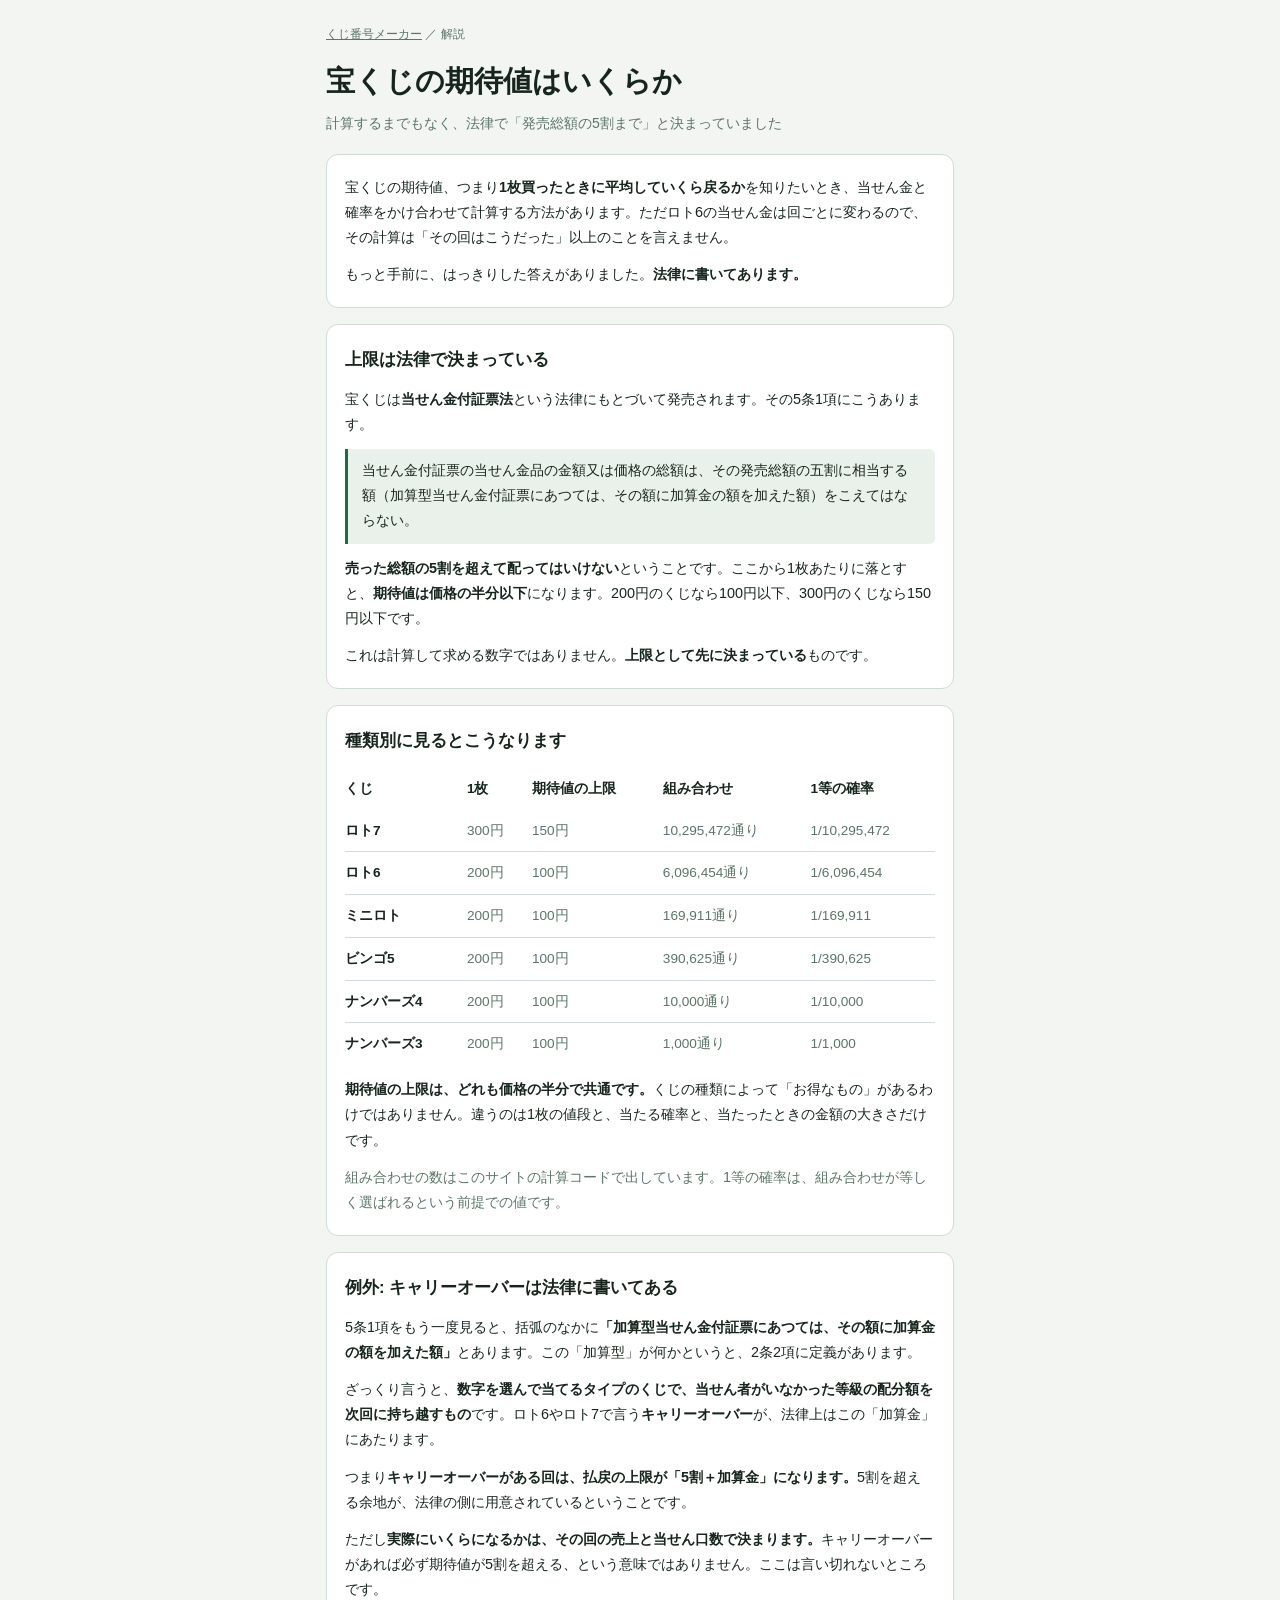
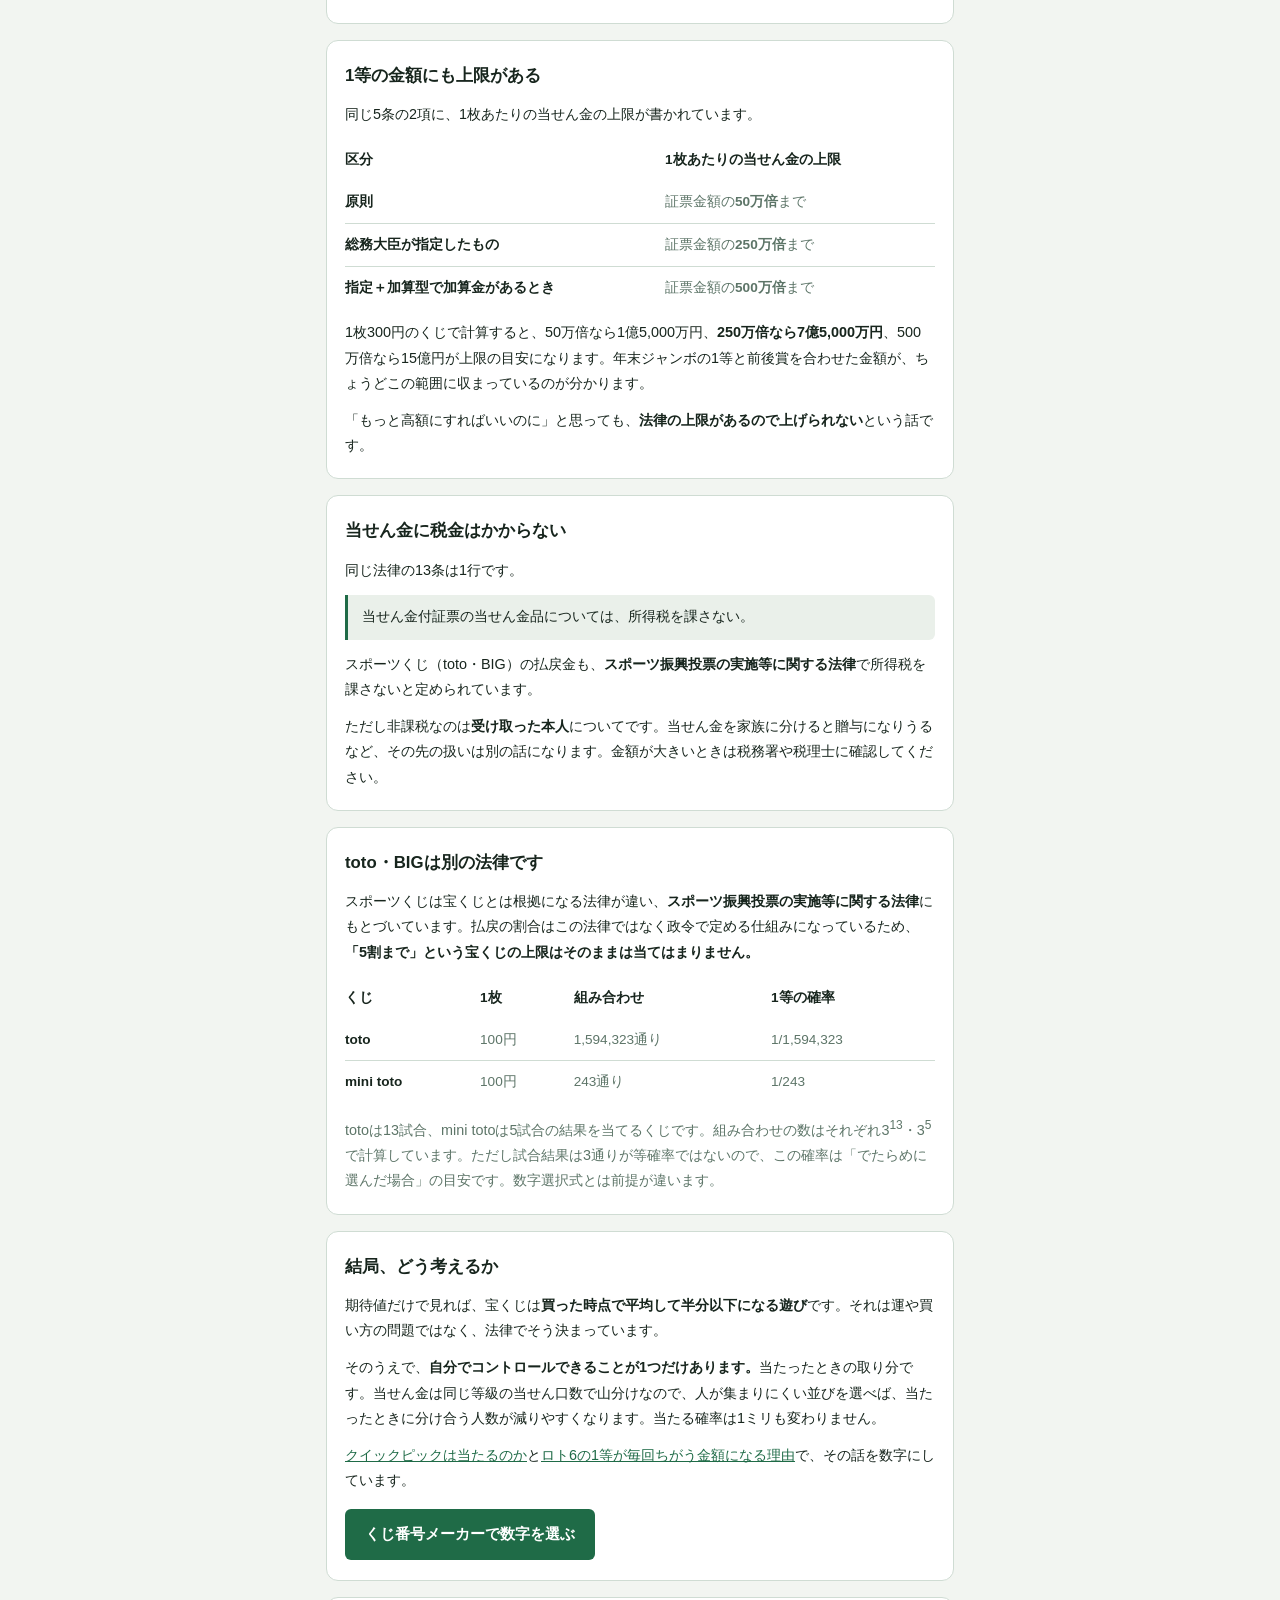
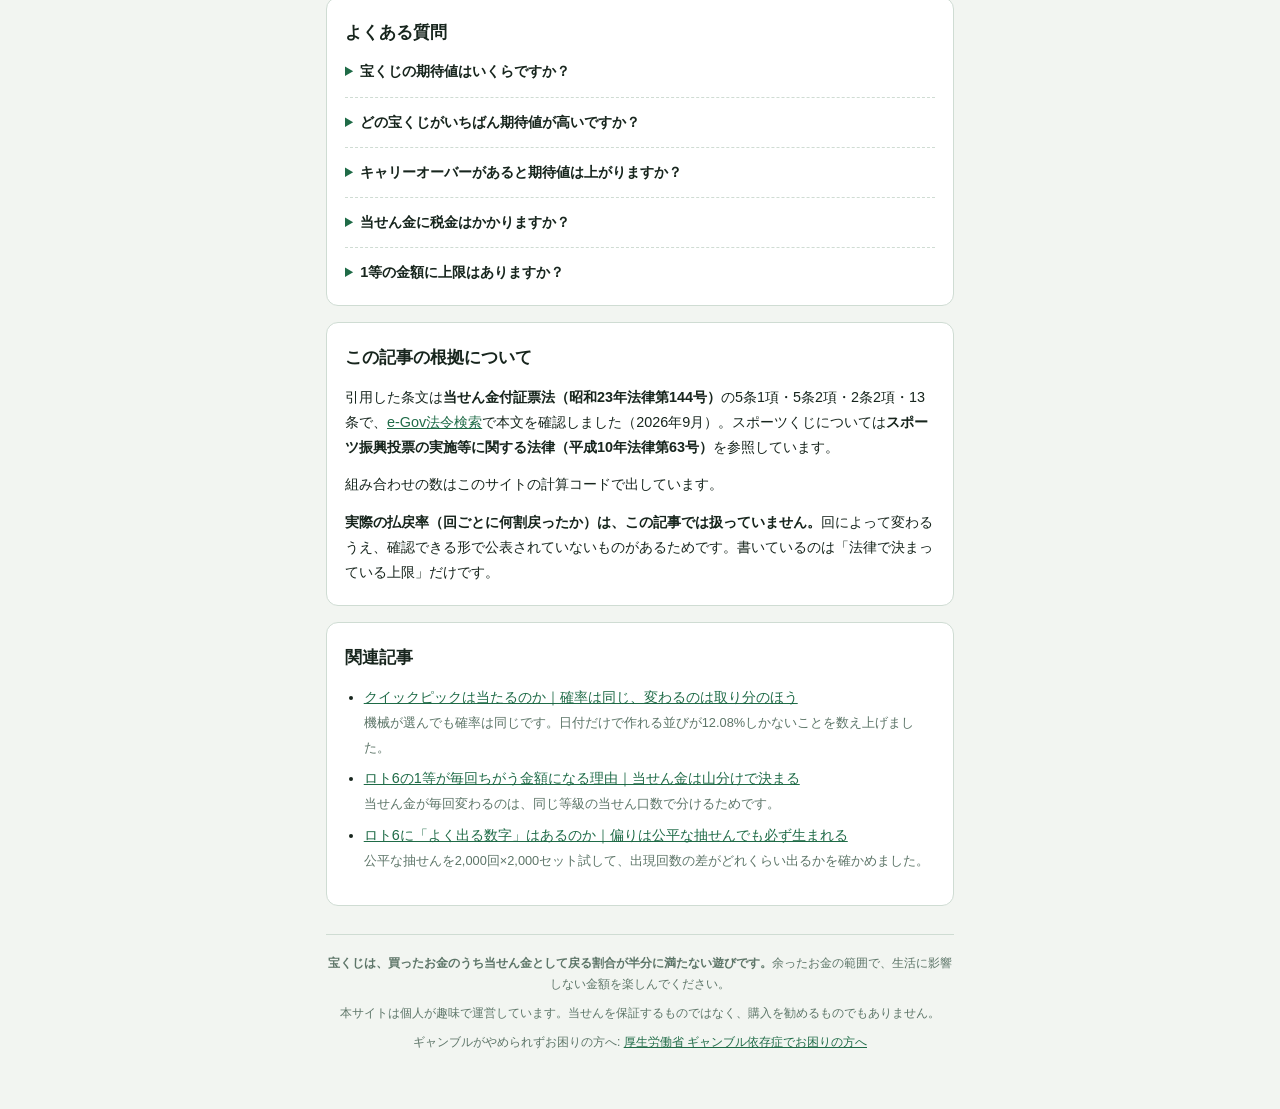
<file: guide/kitaichi/index.html>
<!DOCTYPE html>
<html lang="ja">
<head>
<meta charset="UTF-8">
<meta name="viewport" content="width=device-width, initial-scale=1.0">
<!-- Google tag (gtag.js) -->
<script async src="https://www.googletagmanager.com/gtag/js?id=G-4N0HM4KYXZ"></script>
<script>
  window.dataLayer = window.dataLayer || [];
  function gtag(){dataLayer.push(arguments);}
  gtag('js', new Date());
  gtag('config', 'G-4N0HM4KYXZ');
</script>
<title>宝くじの期待値はいくらか｜法律で「発売総額の5割まで」と決まっている</title>
<meta name="description" content="宝くじの払戻総額は発売総額の5割を超えてはならないと法律で決まっています(当せん金付証票法5条1項)。だから200円のロト6なら期待値は100円以下、300円のロト7なら150円以下。くじの種類別に一覧にしました。ただし数字選択式は「加算型」としてキャリーオーバーを上乗せできる例外があり、1等の上限額も法律で決まっています。当せん金は所得税が非課税です。">
<link rel="canonical" href="https://kuji-maker.github.io/guide/kitaichi/">
<meta property="og:type" content="article">
<meta property="og:title" content="宝くじの期待値はいくらか｜法律で「発売総額の5割まで」と決まっている">
<meta property="og:description" content="払戻の上限は法律で発売総額の5割。200円のくじなら期待値は100円以下です。種類別の一覧と、キャリーオーバーという例外を条文から整理しました。">
<meta property="og:url" content="https://kuji-maker.github.io/guide/kitaichi/">
<link rel="stylesheet" href="../../css/style.css">
<script type="application/ld+json">{"@context":"https://schema.org","@type":"FAQPage","mainEntity":[{"@type":"Question","name":"宝くじの期待値はいくらですか？","acceptedAnswer":{"@type":"Answer","text":"1枚の価格の半分以下です。当せん金付証票法5条1項で、当せん金の総額は発売総額の5割を超えてはならないと定められているためです。200円のロト6なら100円以下、300円のロト7なら150円以下、300円のジャンボなら150円以下になります。これは計算して求める数字ではなく、法律で上限が決まっているものです。"}},{"@type":"Question","name":"どの宝くじがいちばん期待値が高いですか？","acceptedAnswer":{"@type":"Answer","text":"上限は価格の5割で共通なので、種類によって上限に差はありません。1枚あたりの金額が違うだけです。実際の払戻率は回ごとに変わりますが、いずれも上限の5割に届くことはあっても超えることは、加算金がある場合を除いてありません。"}},{"@type":"Question","name":"キャリーオーバーがあると期待値は上がりますか？","acceptedAnswer":{"@type":"Answer","text":"上がる余地があります。ロト6・ロト7などの数字選択式は法律上「加算型当せん金付証票」にあたり、当せん者がいなかった等級の配分額を次回の当せん金総額に加算金として上乗せできます(当せん金付証票法2条2項)。5条1項の上限も「5割に加算金を加えた額」となるため、加算金のある回は5割を超える余地があります。ただし実際にいくらになるかは、その回の売上と当せん口数によって決まります。"}},{"@type":"Question","name":"当せん金に税金はかかりますか？","acceptedAnswer":{"@type":"Answer","text":"かかりません。当せん金付証票法13条に「当せん金付証票の当せん金品については、所得税を課さない」と定められています。スポーツくじ(toto・BIG)の払戻金も、スポーツ振興投票の実施等に関する法律で所得税を課さないとされています。"}},{"@type":"Question","name":"1等の金額に上限はありますか？","acceptedAnswer":{"@type":"Answer","text":"あります。当せん金付証票法5条2項で、1枚あたりの当せん金の最高額は証票金額の50万倍まで、総務大臣が指定したものは250万倍まで、加算型で加算金があるときは500万倍までと決められています。1枚300円のくじなら、250万倍で7億5,000万円が上限の目安になります。"}}]}</script>
</head>
<body>
<div id="app" class="app">

  <nav class="crumb"><a href="../../">くじ番号メーカー</a> ／ 解説</nav>

  <article>
    <header class="art-header">
      <h1 class="art-title">宝くじの期待値はいくらか</h1>
      <p class="art-sub">計算するまでもなく、法律で「発売総額の5割まで」と決まっていました</p>
    </header>

    <div class="card card--article">
      <p>宝くじの期待値、つまり<strong>1枚買ったときに平均していくら戻るか</strong>を知りたいとき、当せん金と確率をかけ合わせて計算する方法があります。ただロト6の当せん金は回ごとに変わるので、その計算は「その回はこうだった」以上のことを言えません。</p>
      <p>もっと手前に、はっきりした答えがありました。<strong>法律に書いてあります。</strong></p>
    </div>

    <div class="card card--article">
      <h2>上限は法律で決まっている</h2>
      <p>宝くじは<strong>当せん金付証票法</strong>という法律にもとづいて発売されます。その5条1項にこうあります。</p>
      <blockquote>
        <p>当せん金付証票の当せん金品の金額又は価格の総額は、その発売総額の五割に相当する額（加算型当せん金付証票にあつては、その額に加算金の額を加えた額）をこえてはならない。</p>
      </blockquote>
      <p><strong>売った総額の5割を超えて配ってはいけない</strong>ということです。ここから1枚あたりに落とすと、<strong>期待値は価格の半分以下</strong>になります。200円のくじなら100円以下、300円のくじなら150円以下です。</p>
      <p>これは計算して求める数字ではありません。<strong>上限として先に決まっている</strong>ものです。</p>
    </div>

    <div class="card card--article">
      <h2>種類別に見るとこうなります</h2>
      <div class="table-scroll">
        <table class="spec">
          <thead><tr><th>くじ</th><th>1枚</th><th>期待値の上限</th><th>組み合わせ</th><th>1等の確率</th></tr></thead>
          <tbody>
            <tr><th>ロト7</th><td class="num">300円</td><td class="num">150円</td><td class="num">10,295,472通り</td><td class="num">1/10,295,472</td></tr>
            <tr><th>ロト6</th><td class="num">200円</td><td class="num">100円</td><td class="num">6,096,454通り</td><td class="num">1/6,096,454</td></tr>
            <tr><th>ミニロト</th><td class="num">200円</td><td class="num">100円</td><td class="num">169,911通り</td><td class="num">1/169,911</td></tr>
            <tr><th>ビンゴ5</th><td class="num">200円</td><td class="num">100円</td><td class="num">390,625通り</td><td class="num">1/390,625</td></tr>
            <tr><th>ナンバーズ4</th><td class="num">200円</td><td class="num">100円</td><td class="num">10,000通り</td><td class="num">1/10,000</td></tr>
            <tr><th>ナンバーズ3</th><td class="num">200円</td><td class="num">100円</td><td class="num">1,000通り</td><td class="num">1/1,000</td></tr>
          </tbody>
        </table>
      </div>
      <p><strong>期待値の上限は、どれも価格の半分で共通です。</strong>くじの種類によって「お得なもの」があるわけではありません。違うのは1枚の値段と、当たる確率と、当たったときの金額の大きさだけです。</p>
      <p class="muted">組み合わせの数はこのサイトの計算コードで出しています。1等の確率は、組み合わせが等しく選ばれるという前提での値です。</p>
    </div>

    <div class="card card--article">
      <h2>例外: キャリーオーバーは法律に書いてある</h2>
      <p>5条1項をもう一度見ると、括弧のなかに<strong>「加算型当せん金付証票にあつては、その額に加算金の額を加えた額」</strong>とあります。この「加算型」が何かというと、2条2項に定義があります。</p>
      <p>ざっくり言うと、<strong>数字を選んで当てるタイプのくじで、当せん者がいなかった等級の配分額を次回に持ち越すもの</strong>です。ロト6やロト7で言う<strong>キャリーオーバー</strong>が、法律上はこの「加算金」にあたります。</p>
      <p>つまり<strong>キャリーオーバーがある回は、払戻の上限が「5割＋加算金」になります。</strong>5割を超える余地が、法律の側に用意されているということです。</p>
      <p>ただし<strong>実際にいくらになるかは、その回の売上と当せん口数で決まります。</strong>キャリーオーバーがあれば必ず期待値が5割を超える、という意味ではありません。ここは言い切れないところです。</p>
    </div>

    <div class="card card--article">
      <h2>1等の金額にも上限がある</h2>
      <p>同じ5条の2項に、1枚あたりの当せん金の上限が書かれています。</p>
      <div class="table-scroll">
        <table class="spec">
          <thead><tr><th>区分</th><th>1枚あたりの当せん金の上限</th></tr></thead>
          <tbody>
            <tr><th>原則</th><td>証票金額の<strong>50万倍</strong>まで</td></tr>
            <tr><th>総務大臣が指定したもの</th><td>証票金額の<strong>250万倍</strong>まで</td></tr>
            <tr><th>指定＋加算型で加算金があるとき</th><td>証票金額の<strong>500万倍</strong>まで</td></tr>
          </tbody>
        </table>
      </div>
      <p>1枚300円のくじで計算すると、50万倍なら1億5,000万円、<strong>250万倍なら7億5,000万円</strong>、500万倍なら15億円が上限の目安になります。年末ジャンボの1等と前後賞を合わせた金額が、ちょうどこの範囲に収まっているのが分かります。</p>
      <p>「もっと高額にすればいいのに」と思っても、<strong>法律の上限があるので上げられない</strong>という話です。</p>
    </div>

    <div class="card card--article">
      <h2>当せん金に税金はかからない</h2>
      <p>同じ法律の13条は1行です。</p>
      <blockquote>
        <p>当せん金付証票の当せん金品については、所得税を課さない。</p>
      </blockquote>
      <p>スポーツくじ（toto・BIG）の払戻金も、<strong>スポーツ振興投票の実施等に関する法律</strong>で所得税を課さないと定められています。</p>
      <p>ただし非課税なのは<strong>受け取った本人</strong>についてです。当せん金を家族に分けると贈与になりうるなど、その先の扱いは別の話になります。金額が大きいときは税務署や税理士に確認してください。</p>
    </div>

    <div class="card card--article">
      <h2>toto・BIGは別の法律です</h2>
      <p>スポーツくじは宝くじとは根拠になる法律が違い、<strong>スポーツ振興投票の実施等に関する法律</strong>にもとづいています。払戻の割合はこの法律ではなく政令で定める仕組みになっているため、<strong>「5割まで」という宝くじの上限はそのままは当てはまりません。</strong></p>
      <div class="table-scroll">
        <table class="spec">
          <thead><tr><th>くじ</th><th>1枚</th><th>組み合わせ</th><th>1等の確率</th></tr></thead>
          <tbody>
            <tr><th>toto</th><td class="num">100円</td><td class="num">1,594,323通り</td><td class="num">1/1,594,323</td></tr>
            <tr><th>mini toto</th><td class="num">100円</td><td class="num">243通り</td><td class="num">1/243</td></tr>
          </tbody>
        </table>
      </div>
      <p class="muted">totoは13試合、mini totoは5試合の結果を当てるくじです。組み合わせの数はそれぞれ3<sup>13</sup>・3<sup>5</sup>で計算しています。ただし試合結果は3通りが等確率ではないので、この確率は「でたらめに選んだ場合」の目安です。数字選択式とは前提が違います。</p>
    </div>

    <div class="card card--article">
      <h2>結局、どう考えるか</h2>
      <p>期待値だけで見れば、宝くじは<strong>買った時点で平均して半分以下になる遊び</strong>です。それは運や買い方の問題ではなく、法律でそう決まっています。</p>
      <p>そのうえで、<strong>自分でコントロールできることが1つだけあります。</strong>当たったときの取り分です。当せん金は同じ等級の当せん口数で山分けなので、人が集まりにくい並びを選べば、当たったときに分け合う人数が減りやすくなります。当たる確率は1ミリも変わりません。</p>
      <p><a href="../quick-pick/">クイックピックは当たるのか</a>と<a href="../loto-tosenkin-yamawake/">ロト6の1等が毎回ちがう金額になる理由</a>で、その話を数字にしています。</p>
      <p><a class="btn btn--primary" href="../../">くじ番号メーカーで数字を選ぶ</a></p>
    </div>

    <div class="card card--article">
      <h2>よくある質問</h2>
      <details class="faq-item">
        <summary>宝くじの期待値はいくらですか？</summary>
        <p>1枚の価格の半分以下です。当せん金付証票法5条1項で、当せん金の総額は発売総額の5割を超えてはならないと定められているためです。200円のロト6なら100円以下、300円のロト7なら150円以下、300円のジャンボなら150円以下になります。これは計算して求める数字ではなく、法律で上限が決まっているものです。</p>
      </details>
      <details class="faq-item">
        <summary>どの宝くじがいちばん期待値が高いですか？</summary>
        <p>上限は価格の5割で共通なので、種類によって上限に差はありません。1枚あたりの金額が違うだけです。実際の払戻率は回ごとに変わりますが、いずれも上限の5割に届くことはあっても超えることは、加算金がある場合を除いてありません。</p>
      </details>
      <details class="faq-item">
        <summary>キャリーオーバーがあると期待値は上がりますか？</summary>
        <p>上がる余地があります。ロト6・ロト7などの数字選択式は法律上「加算型当せん金付証票」にあたり、当せん者がいなかった等級の配分額を次回の当せん金総額に加算金として上乗せできます(当せん金付証票法2条2項)。5条1項の上限も「5割に加算金を加えた額」となるため、加算金のある回は5割を超える余地があります。ただし実際にいくらになるかは、その回の売上と当せん口数によって決まります。</p>
      </details>
      <details class="faq-item">
        <summary>当せん金に税金はかかりますか？</summary>
        <p>かかりません。当せん金付証票法13条に「当せん金付証票の当せん金品については、所得税を課さない」と定められています。スポーツくじ(toto・BIG)の払戻金も、スポーツ振興投票の実施等に関する法律で所得税を課さないとされています。</p>
      </details>
      <details class="faq-item">
        <summary>1等の金額に上限はありますか？</summary>
        <p>あります。当せん金付証票法5条2項で、1枚あたりの当せん金の最高額は証票金額の50万倍まで、総務大臣が指定したものは250万倍まで、加算型で加算金があるときは500万倍までと決められています。1枚300円のくじなら、250万倍で7億5,000万円が上限の目安になります。</p>
      </details>
    </div>

    <div class="card card--article">
      <h2>この記事の根拠について</h2>
      <p>引用した条文は<strong>当せん金付証票法（昭和23年法律第144号）</strong>の5条1項・5条2項・2条2項・13条で、<a href="https://laws.e-gov.go.jp/law/323AC0000000144" target="_blank" rel="noopener">e-Gov法令検索</a>で本文を確認しました（2026年9月）。スポーツくじについては<strong>スポーツ振興投票の実施等に関する法律（平成10年法律第63号）</strong>を参照しています。</p>
      <p>組み合わせの数はこのサイトの計算コードで出しています。</p>
      <p><strong>実際の払戻率（回ごとに何割戻ったか）は、この記事では扱っていません。</strong>回によって変わるうえ、確認できる形で公表されていないものがあるためです。書いているのは「法律で決まっている上限」だけです。</p>
    </div>

    <div class="card card--article">
      <h2>関連記事</h2>
      <ul>
        <li><a href="../quick-pick/">クイックピックは当たるのか｜確率は同じ、変わるのは取り分のほう</a><br>
          <span class="muted">機械が選んでも確率は同じです。日付だけで作れる並びが12.08%しかないことを数え上げました。</span></li>
        <li><a href="../loto-tosenkin-yamawake/">ロト6の1等が毎回ちがう金額になる理由｜当せん金は山分けで決まる</a><br>
          <span class="muted">当せん金が毎回変わるのは、同じ等級の当せん口数で分けるためです。</span></li>
        <li><a href="../yoku-deru-suji/">ロト6に「よく出る数字」はあるのか｜偏りは公平な抽せんでも必ず生まれる</a><br>
          <span class="muted">公平な抽せんを2,000回×2,000セット試して、出現回数の差がどれくらい出るかを確かめました。</span></li>
      </ul>
    </div>

  </article>

  <footer class="app-footer">
    <p><strong>宝くじは、買ったお金のうち当せん金として戻る割合が半分に満たない遊びです。</strong>余ったお金の範囲で、生活に影響しない金額を楽しんでください。</p>
    <p>本サイトは個人が趣味で運営しています。当せんを保証するものではなく、購入を勧めるものでもありません。</p>
    <p>ギャンブルがやめられずお困りの方へ: <a href="https://www.mhlw.go.jp/stf/seisakunitsuite/bunya/0000070789.html" target="_blank" rel="noopener">厚生労働省 ギャンブル依存症でお困りの方へ</a></p>
  </footer>

</div>
</body>
</html>
</file>
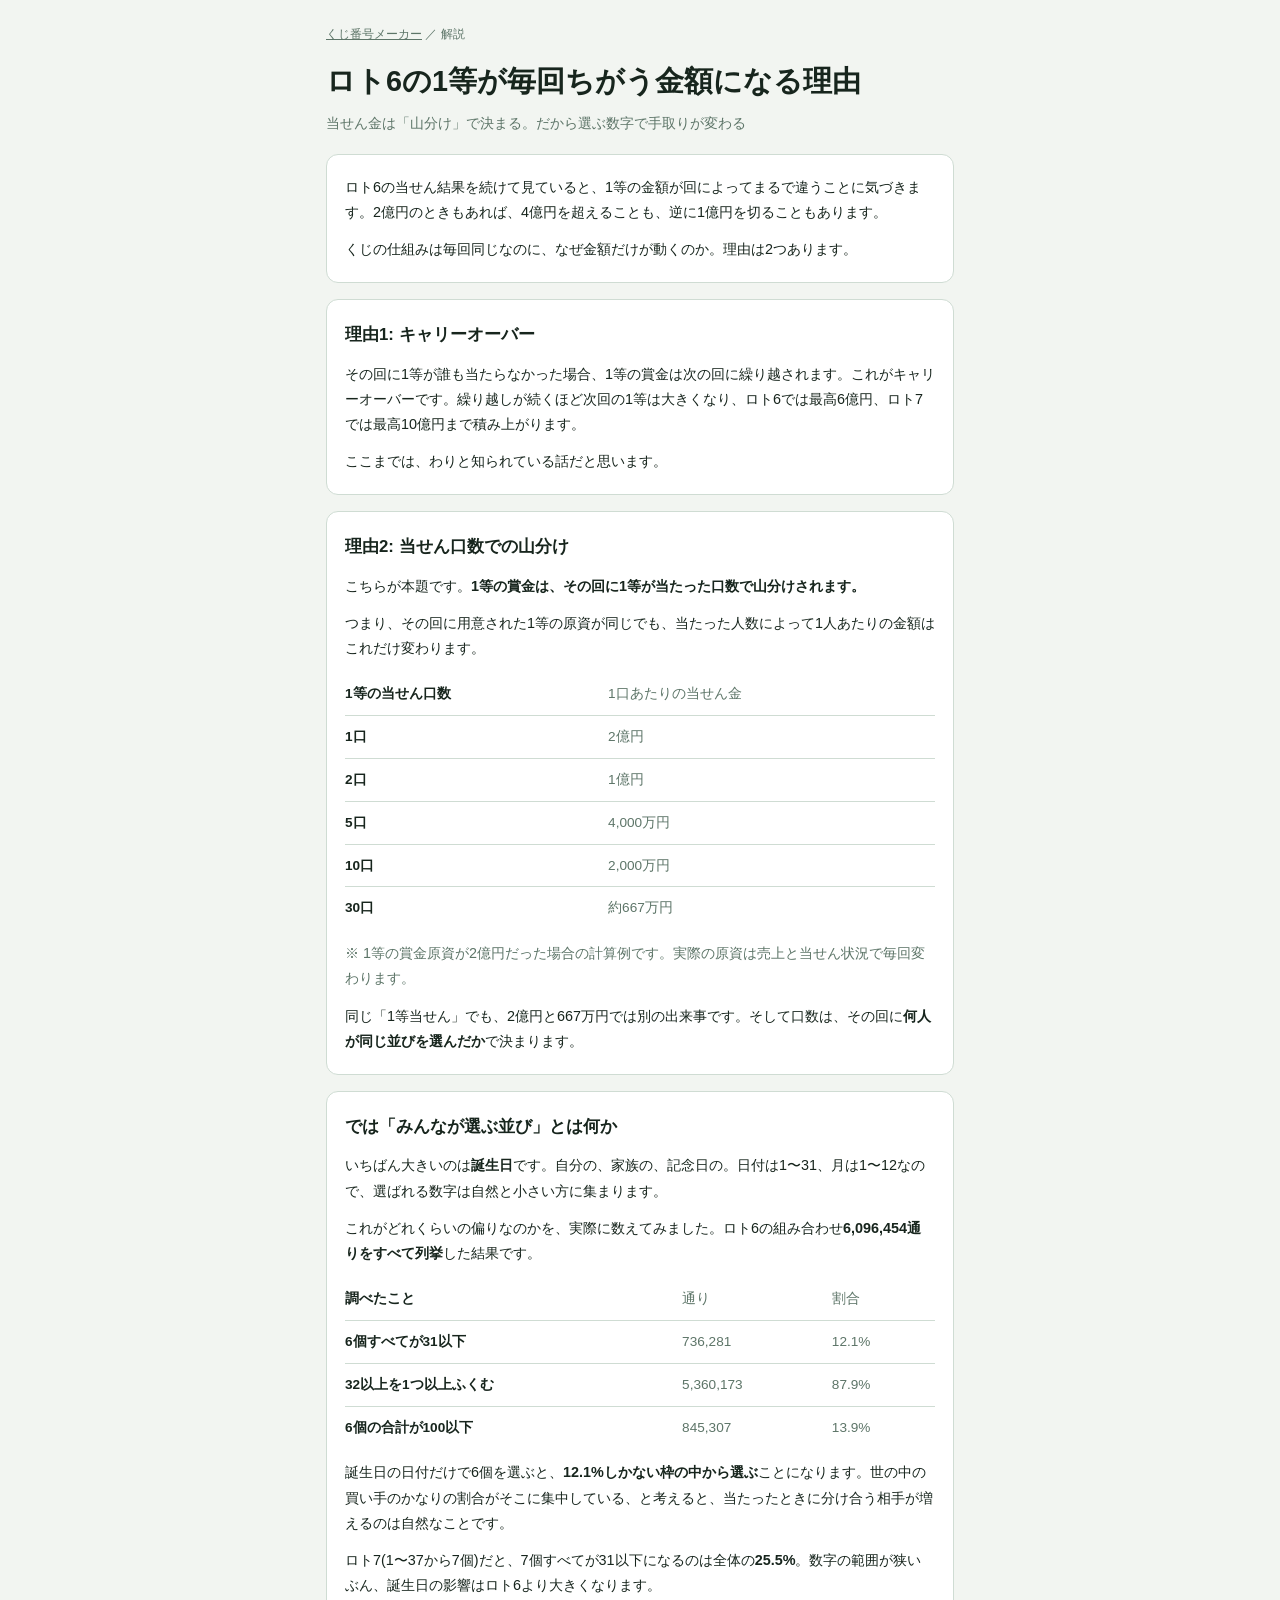
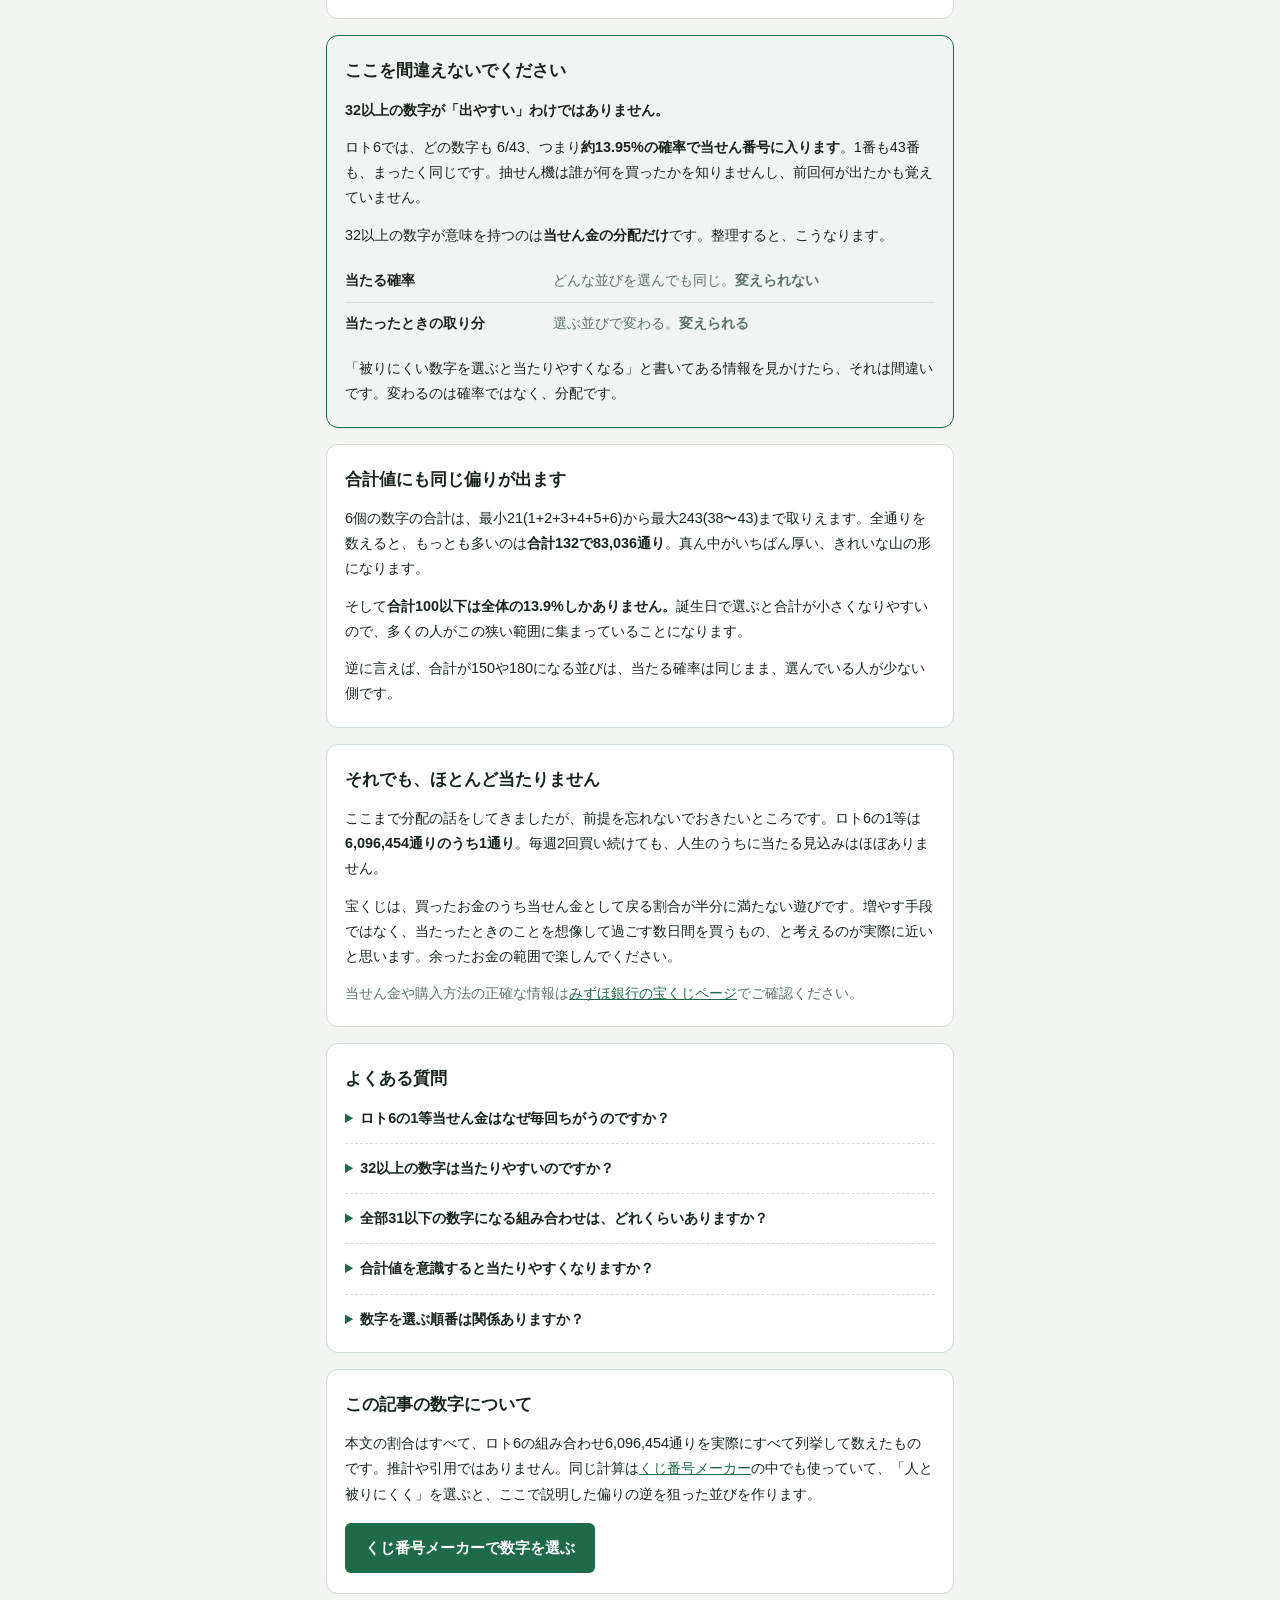
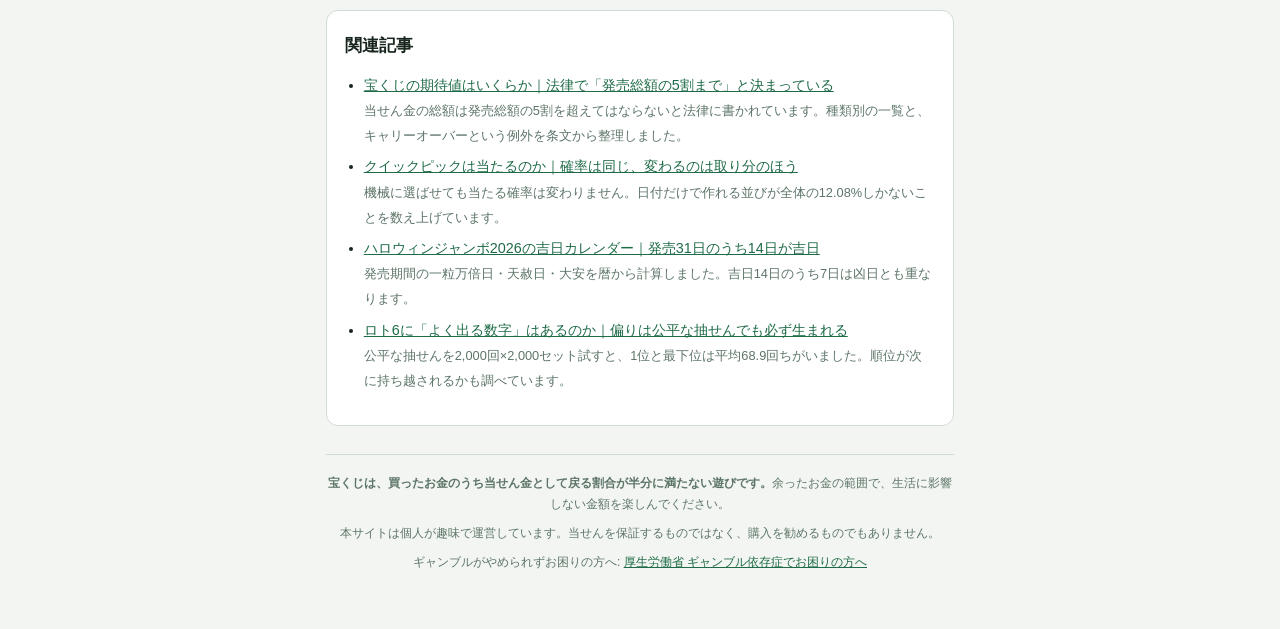
<file: guide/loto-tosenkin-yamawake/index.html>
<!DOCTYPE html>
<html lang="ja">
<head>
<meta charset="UTF-8">
<meta name="viewport" content="width=device-width, initial-scale=1.0">
<!-- Google tag (gtag.js) -->
<script async src="https://www.googletagmanager.com/gtag/js?id=G-4N0HM4KYXZ"></script>
<script>
  window.dataLayer = window.dataLayer || [];
  function gtag(){dataLayer.push(arguments);}
  gtag('js', new Date());
  gtag('config', 'G-4N0HM4KYXZ');
</script>
<title>ロト6の1等が毎回ちがう金額になる理由｜当せん金は山分けで決まる</title>
<meta name="description" content="ロト6の1等当せん金は回によって2億円だったり4億円だったりします。理由はキャリーオーバーと「当せん口数での山分け」。全6,096,454通りを数え上げて、誕生日で選ばれやすい並びがどれくらいの割合かも出しました。">
<link rel="canonical" href="https://kuji-maker.github.io/guide/loto-tosenkin-yamawake/">
<meta property="og:type" content="article">
<meta property="og:title" content="ロト6の1等が毎回ちがう金額になる理由｜当せん金は山分けで決まる">
<meta property="og:description" content="当せん金は当せん口数での山分け。全6,096,454通りを数え上げて、誕生日で選ばれやすい並びの割合を出しました。">
<meta property="og:url" content="https://kuji-maker.github.io/guide/loto-tosenkin-yamawake/">
<link rel="stylesheet" href="../../css/style.css">
<script type="application/ld+json">{"@context":"https://schema.org","@type":"FAQPage","mainEntity":[{"@type":"Question","name":"ロト6の1等当せん金はなぜ毎回ちがうのですか？","acceptedAnswer":{"@type":"Answer","text":"理由は2つあります。1つはキャリーオーバーで、前回1等が出なかった場合に賞金が繰り越されて増えます。もう1つは山分けで、1等の賞金原資をその回の1等当せん口数で割った額が1人あたりの金額になります。同じ原資でも当せんした人が1人なら全額、10人なら10分の1です。"}},{"@type":"Question","name":"32以上の数字は当たりやすいのですか？","acceptedAnswer":{"@type":"Answer","text":"いいえ、当たりやすさはすべての数字で同じです。ロト6ならどの数字も6/43、約13.95%の確率で当せん番号に入ります。1番も43番も違いはありません。32以上の数字が意味を持つのは当せん金の分配だけで、誕生日から数字を選ぶ人はそこに届かないため、当たったときに分け合う人数が少なくなりやすい、という話です。"}},{"@type":"Question","name":"全部31以下の数字になる組み合わせは、どれくらいありますか？","acceptedAnswer":{"@type":"Answer","text":"ロト6の全6,096,454通りのうち、6個すべてが31以下になるのは736,281通りで、全体の12.1%です。逆に言うと87.9%の組み合わせには32以上の数字が最低1つ入っています。誕生日だけで数字を選ぶと、この12.1%の中から選ぶことになります。"}},{"@type":"Question","name":"合計値を意識すると当たりやすくなりますか？","acceptedAnswer":{"@type":"Answer","text":"当たりやすくはなりません。ただし合計値には偏りがあり、6個の合計は21から243まで取りうる中で132がもっとも多く83,036通りあります。合計100以下になる組み合わせは全体の13.9%しかありません。誕生日で選ぶと合計が小さくなりやすいため、この狭い範囲に多くの人が集まることになります。"}},{"@type":"Question","name":"数字を選ぶ順番は関係ありますか？","acceptedAnswer":{"@type":"Answer","text":"ロト6・ロト7・ミニロトでは関係ありません。選んだ数字の集まりが当せん番号と一致していれば、記入した順番は問われません。順番が関係するのはナンバーズのストレートで、こちらは並び順まで一致させる必要があります。"}}]}</script>
</head>
<body>
<div id="app" class="app">

  <nav class="crumb"><a href="../../">くじ番号メーカー</a> ／ 解説</nav>

  <article>
    <header class="art-header">
      <h1 class="art-title">ロト6の1等が毎回ちがう金額になる理由</h1>
      <p class="art-sub">当せん金は「山分け」で決まる。だから選ぶ数字で手取りが変わる</p>
    </header>

    <div class="card card--article">
      <p>ロト6の当せん結果を続けて見ていると、1等の金額が回によってまるで違うことに気づきます。2億円のときもあれば、4億円を超えることも、逆に1億円を切ることもあります。</p>
      <p>くじの仕組みは毎回同じなのに、なぜ金額だけが動くのか。理由は2つあります。</p>
    </div>

    <div class="card card--article">
      <h2>理由1: キャリーオーバー</h2>
      <p>その回に1等が誰も当たらなかった場合、1等の賞金は次の回に繰り越されます。これがキャリーオーバーです。繰り越しが続くほど次回の1等は大きくなり、ロト6では最高6億円、ロト7では最高10億円まで積み上がります。</p>
      <p>ここまでは、わりと知られている話だと思います。</p>
    </div>

    <div class="card card--article">
      <h2>理由2: 当せん口数での山分け</h2>
      <p>こちらが本題です。<strong>1等の賞金は、その回に1等が当たった口数で山分けされます。</strong></p>
      <p>つまり、その回に用意された1等の原資が同じでも、当たった人数によって1人あたりの金額はこれだけ変わります。</p>

      <div class="table-scroll">
        <table class="spec">
          <tbody>
            <tr><th>1等の当せん口数</th><td class="num">1口あたりの当せん金</td></tr>
            <tr><th>1口</th><td class="num">2億円</td></tr>
            <tr><th>2口</th><td class="num">1億円</td></tr>
            <tr><th>5口</th><td class="num">4,000万円</td></tr>
            <tr><th>10口</th><td class="num">2,000万円</td></tr>
            <tr><th>30口</th><td class="num">約667万円</td></tr>
          </tbody>
        </table>
      </div>
      <p class="muted">※ 1等の賞金原資が2億円だった場合の計算例です。実際の原資は売上と当せん状況で毎回変わります。</p>

      <p>同じ「1等当せん」でも、2億円と667万円では別の出来事です。そして口数は、その回に<strong>何人が同じ並びを選んだか</strong>で決まります。</p>
    </div>

    <div class="card card--article">
      <h2>では「みんなが選ぶ並び」とは何か</h2>
      <p>いちばん大きいのは<strong>誕生日</strong>です。自分の、家族の、記念日の。日付は1〜31、月は1〜12なので、選ばれる数字は自然と小さい方に集まります。</p>
      <p>これがどれくらいの偏りなのかを、実際に数えてみました。ロト6の組み合わせ<strong>6,096,454通りをすべて列挙</strong>した結果です。</p>

      <div class="table-scroll">
        <table class="spec">
          <tbody>
            <tr><th>調べたこと</th><td class="num">通り</td><td class="num">割合</td></tr>
            <tr><th>6個すべてが31以下</th><td class="num">736,281</td><td class="num">12.1%</td></tr>
            <tr><th>32以上を1つ以上ふくむ</th><td class="num">5,360,173</td><td class="num">87.9%</td></tr>
            <tr><th>6個の合計が100以下</th><td class="num">845,307</td><td class="num">13.9%</td></tr>
          </tbody>
        </table>
      </div>

      <p>誕生日の日付だけで6個を選ぶと、<strong>12.1%しかない枠の中から選ぶ</strong>ことになります。世の中の買い手のかなりの割合がそこに集中している、と考えると、当たったときに分け合う相手が増えるのは自然なことです。</p>
      <p>ロト7(1〜37から7個)だと、7個すべてが31以下になるのは全体の<strong>25.5%</strong>。数字の範囲が狭いぶん、誕生日の影響はロト6より大きくなります。</p>
    </div>

    <div class="card card--article card--warn">
      <h2>ここを間違えないでください</h2>
      <p><strong>32以上の数字が「出やすい」わけではありません。</strong></p>
      <p>ロト6では、どの数字も 6/43、つまり<strong>約13.95%の確率で当せん番号に入ります</strong>。1番も43番も、まったく同じです。抽せん機は誰が何を買ったかを知りませんし、前回何が出たかも覚えていません。</p>
      <p>32以上の数字が意味を持つのは<strong>当せん金の分配だけ</strong>です。整理すると、こうなります。</p>
      <div class="table-scroll">
        <table class="spec">
          <tbody>
            <tr><th>当たる確率</th><td>どんな並びを選んでも同じ。<strong>変えられない</strong></td></tr>
            <tr><th>当たったときの取り分</th><td>選ぶ並びで変わる。<strong>変えられる</strong></td></tr>
          </tbody>
        </table>
      </div>
      <p>「被りにくい数字を選ぶと当たりやすくなる」と書いてある情報を見かけたら、それは間違いです。変わるのは確率ではなく、分配です。</p>
    </div>

    <div class="card card--article">
      <h2>合計値にも同じ偏りが出ます</h2>
      <p>6個の数字の合計は、最小21(1+2+3+4+5+6)から最大243(38〜43)まで取りえます。全通りを数えると、もっとも多いのは<strong>合計132で83,036通り</strong>。真ん中がいちばん厚い、きれいな山の形になります。</p>
      <p>そして<strong>合計100以下は全体の13.9%しかありません。</strong>誕生日で選ぶと合計が小さくなりやすいので、多くの人がこの狭い範囲に集まっていることになります。</p>
      <p>逆に言えば、合計が150や180になる並びは、当たる確率は同じまま、選んでいる人が少ない側です。</p>
    </div>

    <div class="card card--article">
      <h2>それでも、ほとんど当たりません</h2>
      <p>ここまで分配の話をしてきましたが、前提を忘れないでおきたいところです。ロト6の1等は<strong>6,096,454通りのうち1通り</strong>。毎週2回買い続けても、人生のうちに当たる見込みはほぼありません。</p>
      <p>宝くじは、買ったお金のうち当せん金として戻る割合が半分に満たない遊びです。増やす手段ではなく、当たったときのことを想像して過ごす数日間を買うもの、と考えるのが実際に近いと思います。余ったお金の範囲で楽しんでください。</p>
      <p class="muted">当せん金や購入方法の正確な情報は<a href="https://www.mizuhobank.co.jp/takarakuji/" target="_blank" rel="noopener">みずほ銀行の宝くじページ</a>でご確認ください。</p>
    </div>

    <div class="card card--article">
      <h2>よくある質問</h2>
      <details class="faq-item">
        <summary>ロト6の1等当せん金はなぜ毎回ちがうのですか？</summary>
        <p>理由は2つあります。1つはキャリーオーバーで、前回1等が出なかった場合に賞金が繰り越されて増えます。もう1つは山分けで、1等の賞金原資をその回の1等当せん口数で割った額が1人あたりの金額になります。同じ原資でも当せんした人が1人なら全額、10人なら10分の1です。</p>
      </details>
      <details class="faq-item">
        <summary>32以上の数字は当たりやすいのですか？</summary>
        <p>いいえ、当たりやすさはすべての数字で同じです。ロト6ならどの数字も6/43、約13.95%の確率で当せん番号に入ります。1番も43番も違いはありません。32以上の数字が意味を持つのは当せん金の分配だけで、誕生日から数字を選ぶ人はそこに届かないため、当たったときに分け合う人数が少なくなりやすい、という話です。</p>
      </details>
      <details class="faq-item">
        <summary>全部31以下の数字になる組み合わせは、どれくらいありますか？</summary>
        <p>ロト6の全6,096,454通りのうち、6個すべてが31以下になるのは736,281通りで、全体の12.1%です。逆に言うと87.9%の組み合わせには32以上の数字が最低1つ入っています。誕生日だけで数字を選ぶと、この12.1%の中から選ぶことになります。</p>
      </details>
      <details class="faq-item">
        <summary>合計値を意識すると当たりやすくなりますか？</summary>
        <p>当たりやすくはなりません。ただし合計値には偏りがあり、6個の合計は21から243まで取りうる中で132がもっとも多く83,036通りあります。合計100以下になる組み合わせは全体の13.9%しかありません。誕生日で選ぶと合計が小さくなりやすいため、この狭い範囲に多くの人が集まることになります。</p>
      </details>
      <details class="faq-item">
        <summary>数字を選ぶ順番は関係ありますか？</summary>
        <p>ロト6・ロト7・ミニロトでは関係ありません。選んだ数字の集まりが当せん番号と一致していれば、記入した順番は問われません。順番が関係するのはナンバーズのストレートで、こちらは並び順まで一致させる必要があります。</p>
      </details>
    </div>

    <div class="card card--article">
      <h2>この記事の数字について</h2>
      <p>本文の割合はすべて、ロト6の組み合わせ6,096,454通りを実際にすべて列挙して数えたものです。推計や引用ではありません。同じ計算は<a href="../../">くじ番号メーカー</a>の中でも使っていて、「人と被りにくく」を選ぶと、ここで説明した偏りの逆を狙った並びを作ります。</p>
      <p><a class="btn btn--primary" href="../../">くじ番号メーカーで数字を選ぶ</a></p>
    </div>

    <div class="card card--article">
      <h2>関連記事</h2>
      <ul>
        <li><a href="../kitaichi/">宝くじの期待値はいくらか｜法律で「発売総額の5割まで」と決まっている</a><br>
          <span class="muted">当せん金の総額は発売総額の5割を超えてはならないと法律に書かれています。種類別の一覧と、キャリーオーバーという例外を条文から整理しました。</span></li>
        <li><a href="../quick-pick/">クイックピックは当たるのか｜確率は同じ、変わるのは取り分のほう</a><br>
          <span class="muted">機械に選ばせても当たる確率は変わりません。日付だけで作れる並びが全体の12.08%しかないことを数え上げています。</span></li>
        <li><a href="../halloween-jumbo-kichijitsu/">ハロウィンジャンボ2026の吉日カレンダー｜発売31日のうち14日が吉日</a><br>
          <span class="muted">発売期間の一粒万倍日・天赦日・大安を暦から計算しました。吉日14日のうち7日は凶日とも重なります。</span></li>
        <li><a href="../yoku-deru-suji/">ロト6に「よく出る数字」はあるのか｜偏りは公平な抽せんでも必ず生まれる</a><br>
          <span class="muted">公平な抽せんを2,000回×2,000セット試すと、1位と最下位は平均68.9回ちがいました。順位が次に持ち越されるかも調べています。</span></li>
      </ul>
    </div>

  </article>

  <footer class="app-footer">
    <p><strong>宝くじは、買ったお金のうち当せん金として戻る割合が半分に満たない遊びです。</strong>余ったお金の範囲で、生活に影響しない金額を楽しんでください。</p>
    <p>本サイトは個人が趣味で運営しています。当せんを保証するものではなく、購入を勧めるものでもありません。</p>
    <p>ギャンブルがやめられずお困りの方へ: <a href="https://www.mhlw.go.jp/stf/seisakunitsuite/bunya/0000070789.html" target="_blank" rel="noopener">厚生労働省 ギャンブル依存症でお困りの方へ</a></p>
  </footer>

</div>
</body>
</html>
</file>
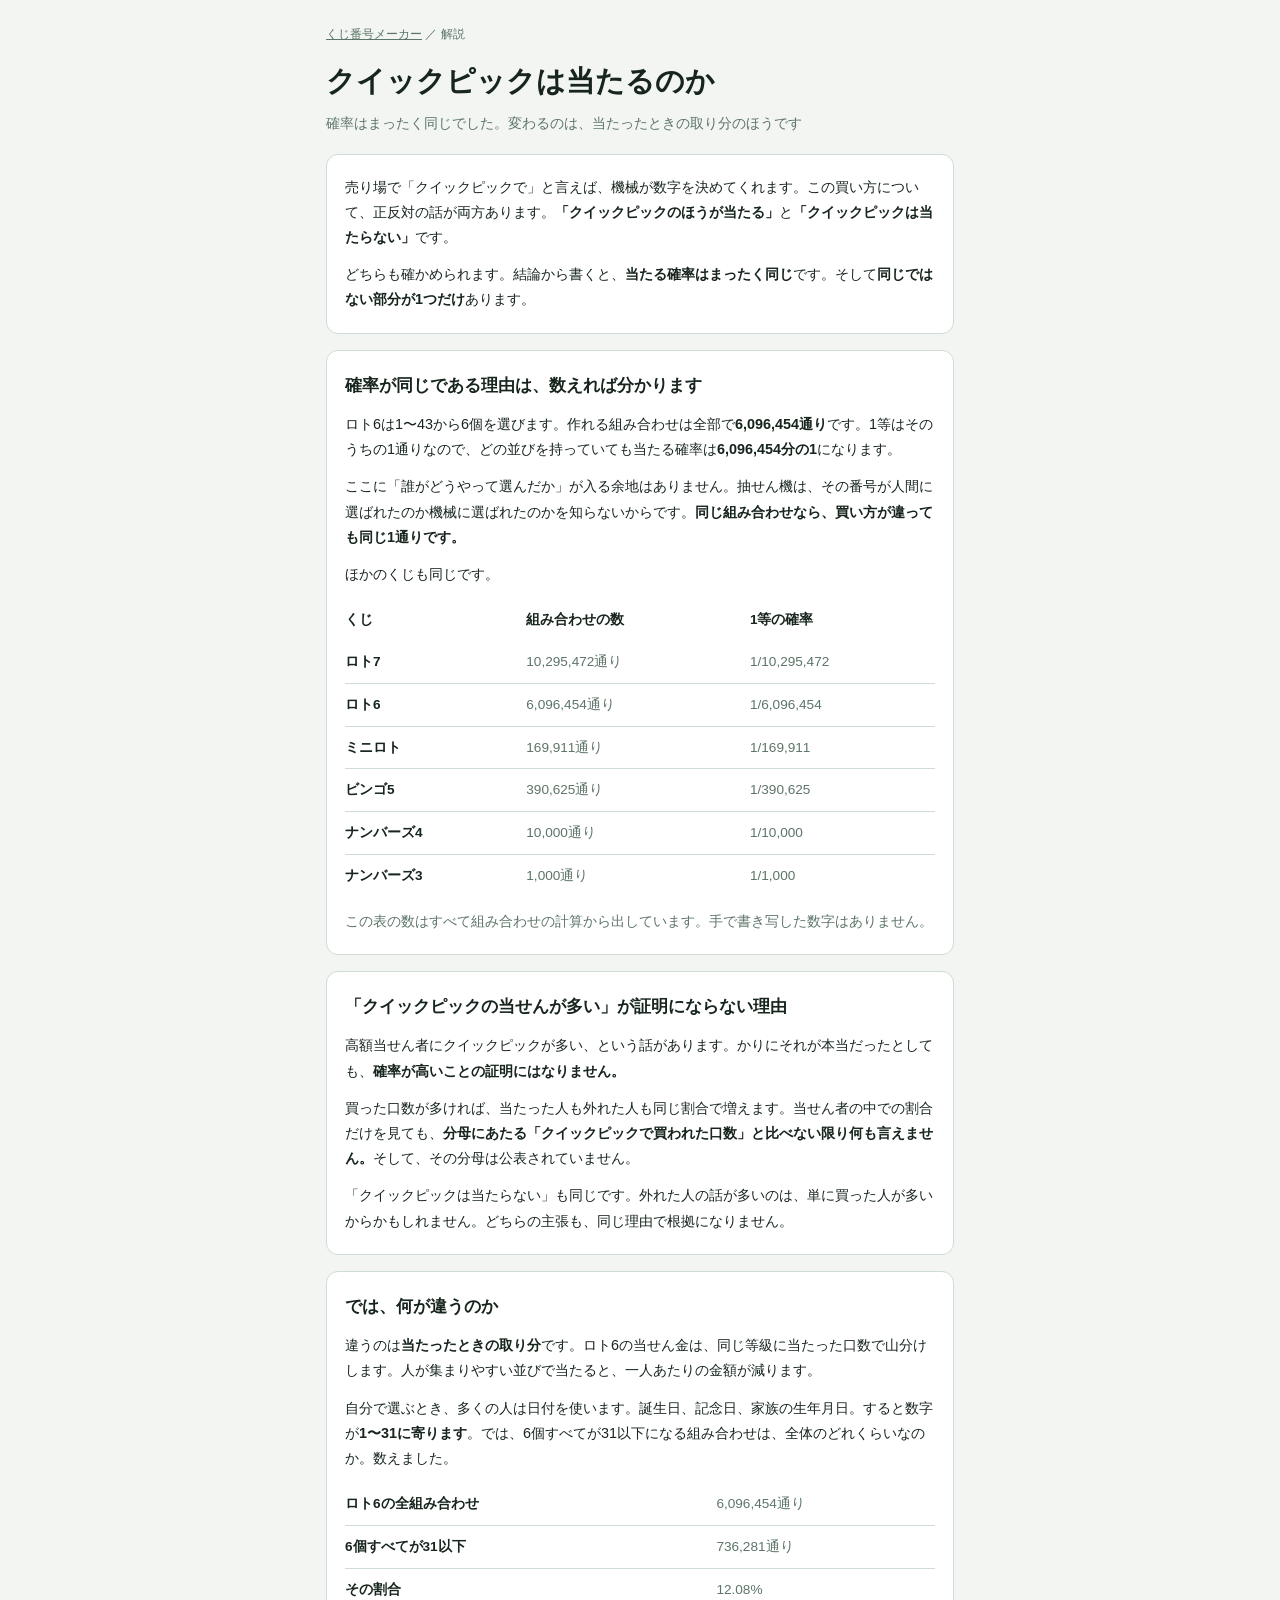
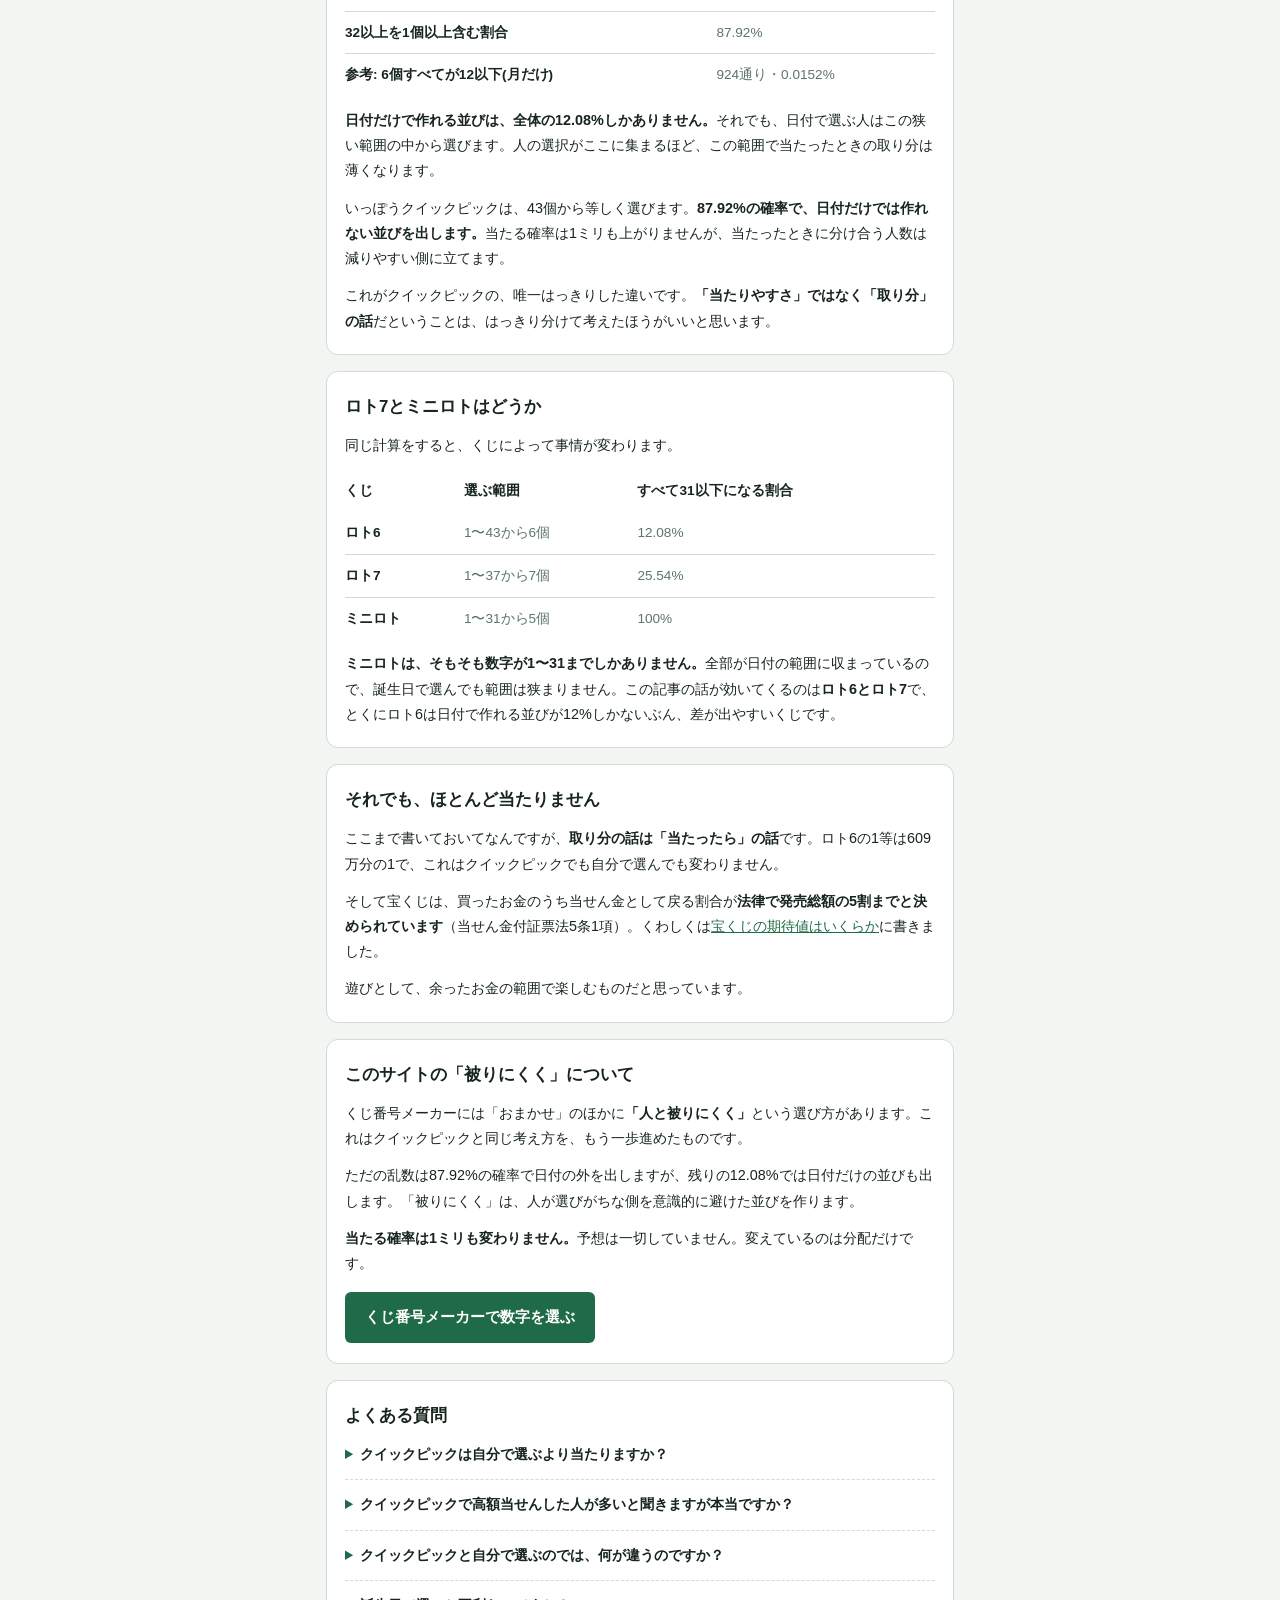
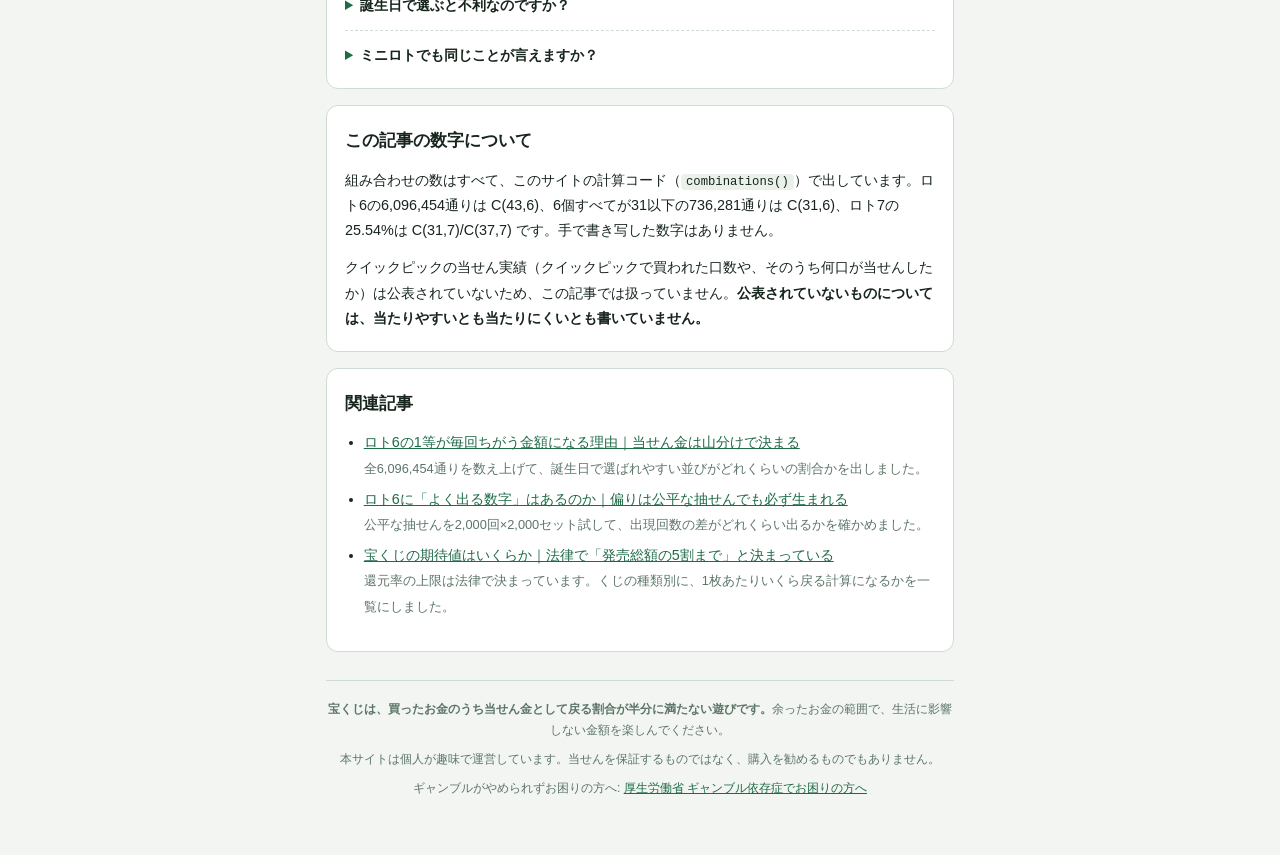
<file: guide/quick-pick/index.html>
<!DOCTYPE html>
<html lang="ja">
<head>
<meta charset="UTF-8">
<meta name="viewport" content="width=device-width, initial-scale=1.0">
<!-- Google tag (gtag.js) -->
<script async src="https://www.googletagmanager.com/gtag/js?id=G-4N0HM4KYXZ"></script>
<script>
  window.dataLayer = window.dataLayer || [];
  function gtag(){dataLayer.push(arguments);}
  gtag('js', new Date());
  gtag('config', 'G-4N0HM4KYXZ');
</script>
<title>クイックピックは当たるのか｜確率は同じ、変わるのは取り分のほう</title>
<meta name="description" content="機械が選んでも自分で選んでも、ロト6の1等は6,096,454通りのうちの1通りで確率は同じです。違うのは当たったときの取り分。6個すべてが31以下の並びは全体の12.08%しかなく、クイックピックの87.92%はその外側を出します。誕生日で埋まった並びを避けられるぶん、当せん金を分け合う人数が減りやすい側になります。">
<link rel="canonical" href="https://kuji-maker.github.io/guide/quick-pick/">
<meta property="og:type" content="article">
<meta property="og:title" content="クイックピックは当たるのか｜確率は同じ、変わるのは取り分のほう">
<meta property="og:description" content="確率は完全に同じです。違うのは当たったときの取り分。6個すべて31以下の並びは12.08%しかなく、クイックピックの87.92%はその外を出します。">
<meta property="og:url" content="https://kuji-maker.github.io/guide/quick-pick/">
<link rel="stylesheet" href="../../css/style.css">
<script type="application/ld+json">{"@context":"https://schema.org","@type":"FAQPage","mainEntity":[{"@type":"Question","name":"クイックピックは自分で選ぶより当たりますか？","acceptedAnswer":{"@type":"Answer","text":"当たりません。逆に、当たりにくくもなりません。ロト6の1等は6,096,454通りのうちの1通りで、機械が選んだ並びも自分で選んだ並びも、この確率はまったく同じです。抽せん機は、その番号が誰にどう選ばれたかを知りません。"}},{"@type":"Question","name":"クイックピックで高額当せんした人が多いと聞きますが本当ですか？","acceptedAnswer":{"@type":"Answer","text":"仮に多いとしても、それはクイックピックで買う人が多いからです。買った口数が多ければ、当せんした人も外れた人も同じ割合で多くなります。当せん者の中での割合だけを見ても、確率が高いことの証明にはなりません。分母にあたる購入口数と比べない限り、何も言えない数字です。"}},{"@type":"Question","name":"クイックピックと自分で選ぶのでは、何が違うのですか？","acceptedAnswer":{"@type":"Answer","text":"当たったときの取り分が変わりやすいところです。ロト6の当せん金は同じ等級の当せん口数で山分けなので、人が集まりやすい並びで当たると一人あたりの金額が減ります。自分で選ぶと日付に寄りやすく、6個すべてが31以下になりがちです。その並びは全体の12.08%しかありません。クイックピックは87.92%の確率でその外側を出します。"}},{"@type":"Question","name":"誕生日で選ぶと不利なのですか？","acceptedAnswer":{"@type":"Answer","text":"当たる確率は変わりません。ただし1〜31に寄るため、同じことを考える人と並びが重なりやすくなります。ロト6で6個すべてが31以下になる組み合わせは736,281通り、全体の12.08%です。人の選択がこの狭い範囲に集まるほど、そこで当たったときの取り分は減ります。"}},{"@type":"Question","name":"ミニロトでも同じことが言えますか？","acceptedAnswer":{"@type":"Answer","text":"ミニロトは1〜31から5個を選ぶくじなので、そもそも全部の数字が日付の範囲に収まっています。誕生日で選んでも範囲が狭まらないため、この記事の話はロト6とロト7に当てはまります。ロト7では7個すべてが31以下になる組み合わせが25.54%です。"}}]}</script>
</head>
<body>
<div id="app" class="app">

  <nav class="crumb"><a href="../../">くじ番号メーカー</a> ／ 解説</nav>

  <article>
    <header class="art-header">
      <h1 class="art-title">クイックピックは当たるのか</h1>
      <p class="art-sub">確率はまったく同じでした。変わるのは、当たったときの取り分のほうです</p>
    </header>

    <div class="card card--article">
      <p>売り場で「クイックピックで」と言えば、機械が数字を決めてくれます。この買い方について、正反対の話が両方あります。<strong>「クイックピックのほうが当たる」</strong>と<strong>「クイックピックは当たらない」</strong>です。</p>
      <p>どちらも確かめられます。結論から書くと、<strong>当たる確率はまったく同じ</strong>です。そして<strong>同じではない部分が1つだけ</strong>あります。</p>
    </div>

    <div class="card card--article">
      <h2>確率が同じである理由は、数えれば分かります</h2>
      <p>ロト6は1〜43から6個を選びます。作れる組み合わせは全部で<strong>6,096,454通り</strong>です。1等はそのうちの1通りなので、どの並びを持っていても当たる確率は<strong>6,096,454分の1</strong>になります。</p>
      <p>ここに「誰がどうやって選んだか」が入る余地はありません。抽せん機は、その番号が人間に選ばれたのか機械に選ばれたのかを知らないからです。<strong>同じ組み合わせなら、買い方が違っても同じ1通りです。</strong></p>
      <p>ほかのくじも同じです。</p>
      <div class="table-scroll">
        <table class="spec">
          <thead><tr><th>くじ</th><th>組み合わせの数</th><th>1等の確率</th></tr></thead>
          <tbody>
            <tr><th>ロト7</th><td class="num">10,295,472通り</td><td class="num">1/10,295,472</td></tr>
            <tr><th>ロト6</th><td class="num">6,096,454通り</td><td class="num">1/6,096,454</td></tr>
            <tr><th>ミニロト</th><td class="num">169,911通り</td><td class="num">1/169,911</td></tr>
            <tr><th>ビンゴ5</th><td class="num">390,625通り</td><td class="num">1/390,625</td></tr>
            <tr><th>ナンバーズ4</th><td class="num">10,000通り</td><td class="num">1/10,000</td></tr>
            <tr><th>ナンバーズ3</th><td class="num">1,000通り</td><td class="num">1/1,000</td></tr>
          </tbody>
        </table>
      </div>
      <p class="muted">この表の数はすべて組み合わせの計算から出しています。手で書き写した数字はありません。</p>
    </div>

    <div class="card card--article">
      <h2>「クイックピックの当せんが多い」が証明にならない理由</h2>
      <p>高額当せん者にクイックピックが多い、という話があります。かりにそれが本当だったとしても、<strong>確率が高いことの証明にはなりません。</strong></p>
      <p>買った口数が多ければ、当たった人も外れた人も同じ割合で増えます。当せん者の中での割合だけを見ても、<strong>分母にあたる「クイックピックで買われた口数」と比べない限り何も言えません。</strong>そして、その分母は公表されていません。</p>
      <p>「クイックピックは当たらない」も同じです。外れた人の話が多いのは、単に買った人が多いからかもしれません。どちらの主張も、同じ理由で根拠になりません。</p>
    </div>

    <div class="card card--article">
      <h2>では、何が違うのか</h2>
      <p>違うのは<strong>当たったときの取り分</strong>です。ロト6の当せん金は、同じ等級に当たった口数で山分けします。人が集まりやすい並びで当たると、一人あたりの金額が減ります。</p>
      <p>自分で選ぶとき、多くの人は日付を使います。誕生日、記念日、家族の生年月日。すると数字が<strong>1〜31に寄ります</strong>。では、6個すべてが31以下になる組み合わせは、全体のどれくらいなのか。数えました。</p>

      <div class="table-scroll">
        <table class="spec">
          <tbody>
            <tr><th>ロト6の全組み合わせ</th><td class="num">6,096,454通り</td></tr>
            <tr><th>6個すべてが31以下</th><td class="num">736,281通り</td></tr>
            <tr><th>その割合</th><td class="num">12.08%</td></tr>
            <tr><th>32以上を1個以上含む割合</th><td class="num">87.92%</td></tr>
            <tr><th>参考: 6個すべてが12以下(月だけ)</th><td class="num">924通り・0.0152%</td></tr>
          </tbody>
        </table>
      </div>

      <p><strong>日付だけで作れる並びは、全体の12.08%しかありません。</strong>それでも、日付で選ぶ人はこの狭い範囲の中から選びます。人の選択がここに集まるほど、この範囲で当たったときの取り分は薄くなります。</p>
      <p>いっぽうクイックピックは、43個から等しく選びます。<strong>87.92%の確率で、日付だけでは作れない並びを出します。</strong>当たる確率は1ミリも上がりませんが、当たったときに分け合う人数は減りやすい側に立てます。</p>
      <p>これがクイックピックの、唯一はっきりした違いです。<strong>「当たりやすさ」ではなく「取り分」の話</strong>だということは、はっきり分けて考えたほうがいいと思います。</p>
    </div>

    <div class="card card--article">
      <h2>ロト7とミニロトはどうか</h2>
      <p>同じ計算をすると、くじによって事情が変わります。</p>
      <div class="table-scroll">
        <table class="spec">
          <thead><tr><th>くじ</th><th>選ぶ範囲</th><th>すべて31以下になる割合</th></tr></thead>
          <tbody>
            <tr><th>ロト6</th><td>1〜43から6個</td><td class="num">12.08%</td></tr>
            <tr><th>ロト7</th><td>1〜37から7個</td><td class="num">25.54%</td></tr>
            <tr><th>ミニロト</th><td>1〜31から5個</td><td class="num">100%</td></tr>
          </tbody>
        </table>
      </div>
      <p><strong>ミニロトは、そもそも数字が1〜31までしかありません。</strong>全部が日付の範囲に収まっているので、誕生日で選んでも範囲は狭まりません。この記事の話が効いてくるのは<strong>ロト6とロト7</strong>で、とくにロト6は日付で作れる並びが12%しかないぶん、差が出やすいくじです。</p>
    </div>

    <div class="card card--article">
      <h2>それでも、ほとんど当たりません</h2>
      <p>ここまで書いておいてなんですが、<strong>取り分の話は「当たったら」の話</strong>です。ロト6の1等は609万分の1で、これはクイックピックでも自分で選んでも変わりません。</p>
      <p>そして宝くじは、買ったお金のうち当せん金として戻る割合が<strong>法律で発売総額の5割までと決められています</strong>（当せん金付証票法5条1項）。くわしくは<a href="../kitaichi/">宝くじの期待値はいくらか</a>に書きました。</p>
      <p>遊びとして、余ったお金の範囲で楽しむものだと思っています。</p>
    </div>

    <div class="card card--article">
      <h2>このサイトの「被りにくく」について</h2>
      <p>くじ番号メーカーには「おまかせ」のほかに<strong>「人と被りにくく」</strong>という選び方があります。これはクイックピックと同じ考え方を、もう一歩進めたものです。</p>
      <p>ただの乱数は87.92%の確率で日付の外を出しますが、残りの12.08%では日付だけの並びも出します。「被りにくく」は、人が選びがちな側を意識的に避けた並びを作ります。</p>
      <p><strong>当たる確率は1ミリも変わりません。</strong>予想は一切していません。変えているのは分配だけです。</p>
      <p><a class="btn btn--primary" href="../../">くじ番号メーカーで数字を選ぶ</a></p>
    </div>

    <div class="card card--article">
      <h2>よくある質問</h2>
      <details class="faq-item">
        <summary>クイックピックは自分で選ぶより当たりますか？</summary>
        <p>当たりません。逆に、当たりにくくもなりません。ロト6の1等は6,096,454通りのうちの1通りで、機械が選んだ並びも自分で選んだ並びも、この確率はまったく同じです。抽せん機は、その番号が誰にどう選ばれたかを知りません。</p>
      </details>
      <details class="faq-item">
        <summary>クイックピックで高額当せんした人が多いと聞きますが本当ですか？</summary>
        <p>仮に多いとしても、それはクイックピックで買う人が多いからです。買った口数が多ければ、当せんした人も外れた人も同じ割合で多くなります。当せん者の中での割合だけを見ても、確率が高いことの証明にはなりません。分母にあたる購入口数と比べない限り、何も言えない数字です。</p>
      </details>
      <details class="faq-item">
        <summary>クイックピックと自分で選ぶのでは、何が違うのですか？</summary>
        <p>当たったときの取り分が変わりやすいところです。ロト6の当せん金は同じ等級の当せん口数で山分けなので、人が集まりやすい並びで当たると一人あたりの金額が減ります。自分で選ぶと日付に寄りやすく、6個すべてが31以下になりがちです。その並びは全体の12.08%しかありません。クイックピックは87.92%の確率でその外側を出します。</p>
      </details>
      <details class="faq-item">
        <summary>誕生日で選ぶと不利なのですか？</summary>
        <p>当たる確率は変わりません。ただし1〜31に寄るため、同じことを考える人と並びが重なりやすくなります。ロト6で6個すべてが31以下になる組み合わせは736,281通り、全体の12.08%です。人の選択がこの狭い範囲に集まるほど、そこで当たったときの取り分は減ります。</p>
      </details>
      <details class="faq-item">
        <summary>ミニロトでも同じことが言えますか？</summary>
        <p>ミニロトは1〜31から5個を選ぶくじなので、そもそも全部の数字が日付の範囲に収まっています。誕生日で選んでも範囲が狭まらないため、この記事の話はロト6とロト7に当てはまります。ロト7では7個すべてが31以下になる組み合わせが25.54%です。</p>
      </details>
    </div>

    <div class="card card--article">
      <h2>この記事の数字について</h2>
      <p>組み合わせの数はすべて、このサイトの計算コード（<code>combinations()</code>）で出しています。ロト6の6,096,454通りは C(43,6)、6個すべてが31以下の736,281通りは C(31,6)、ロト7の25.54%は C(31,7)/C(37,7) です。手で書き写した数字はありません。</p>
      <p>クイックピックの当せん実績（クイックピックで買われた口数や、そのうち何口が当せんしたか）は公表されていないため、この記事では扱っていません。<strong>公表されていないものについては、当たりやすいとも当たりにくいとも書いていません。</strong></p>
    </div>

    <div class="card card--article">
      <h2>関連記事</h2>
      <ul>
        <li><a href="../loto-tosenkin-yamawake/">ロト6の1等が毎回ちがう金額になる理由｜当せん金は山分けで決まる</a><br>
          <span class="muted">全6,096,454通りを数え上げて、誕生日で選ばれやすい並びがどれくらいの割合かを出しました。</span></li>
        <li><a href="../yoku-deru-suji/">ロト6に「よく出る数字」はあるのか｜偏りは公平な抽せんでも必ず生まれる</a><br>
          <span class="muted">公平な抽せんを2,000回×2,000セット試して、出現回数の差がどれくらい出るかを確かめました。</span></li>
        <li><a href="../kitaichi/">宝くじの期待値はいくらか｜法律で「発売総額の5割まで」と決まっている</a><br>
          <span class="muted">還元率の上限は法律で決まっています。くじの種類別に、1枚あたりいくら戻る計算になるかを一覧にしました。</span></li>
      </ul>
    </div>

  </article>

  <footer class="app-footer">
    <p><strong>宝くじは、買ったお金のうち当せん金として戻る割合が半分に満たない遊びです。</strong>余ったお金の範囲で、生活に影響しない金額を楽しんでください。</p>
    <p>本サイトは個人が趣味で運営しています。当せんを保証するものではなく、購入を勧めるものでもありません。</p>
    <p>ギャンブルがやめられずお困りの方へ: <a href="https://www.mhlw.go.jp/stf/seisakunitsuite/bunya/0000070789.html" target="_blank" rel="noopener">厚生労働省 ギャンブル依存症でお困りの方へ</a></p>
  </footer>

</div>
</body>
</html>
</file>
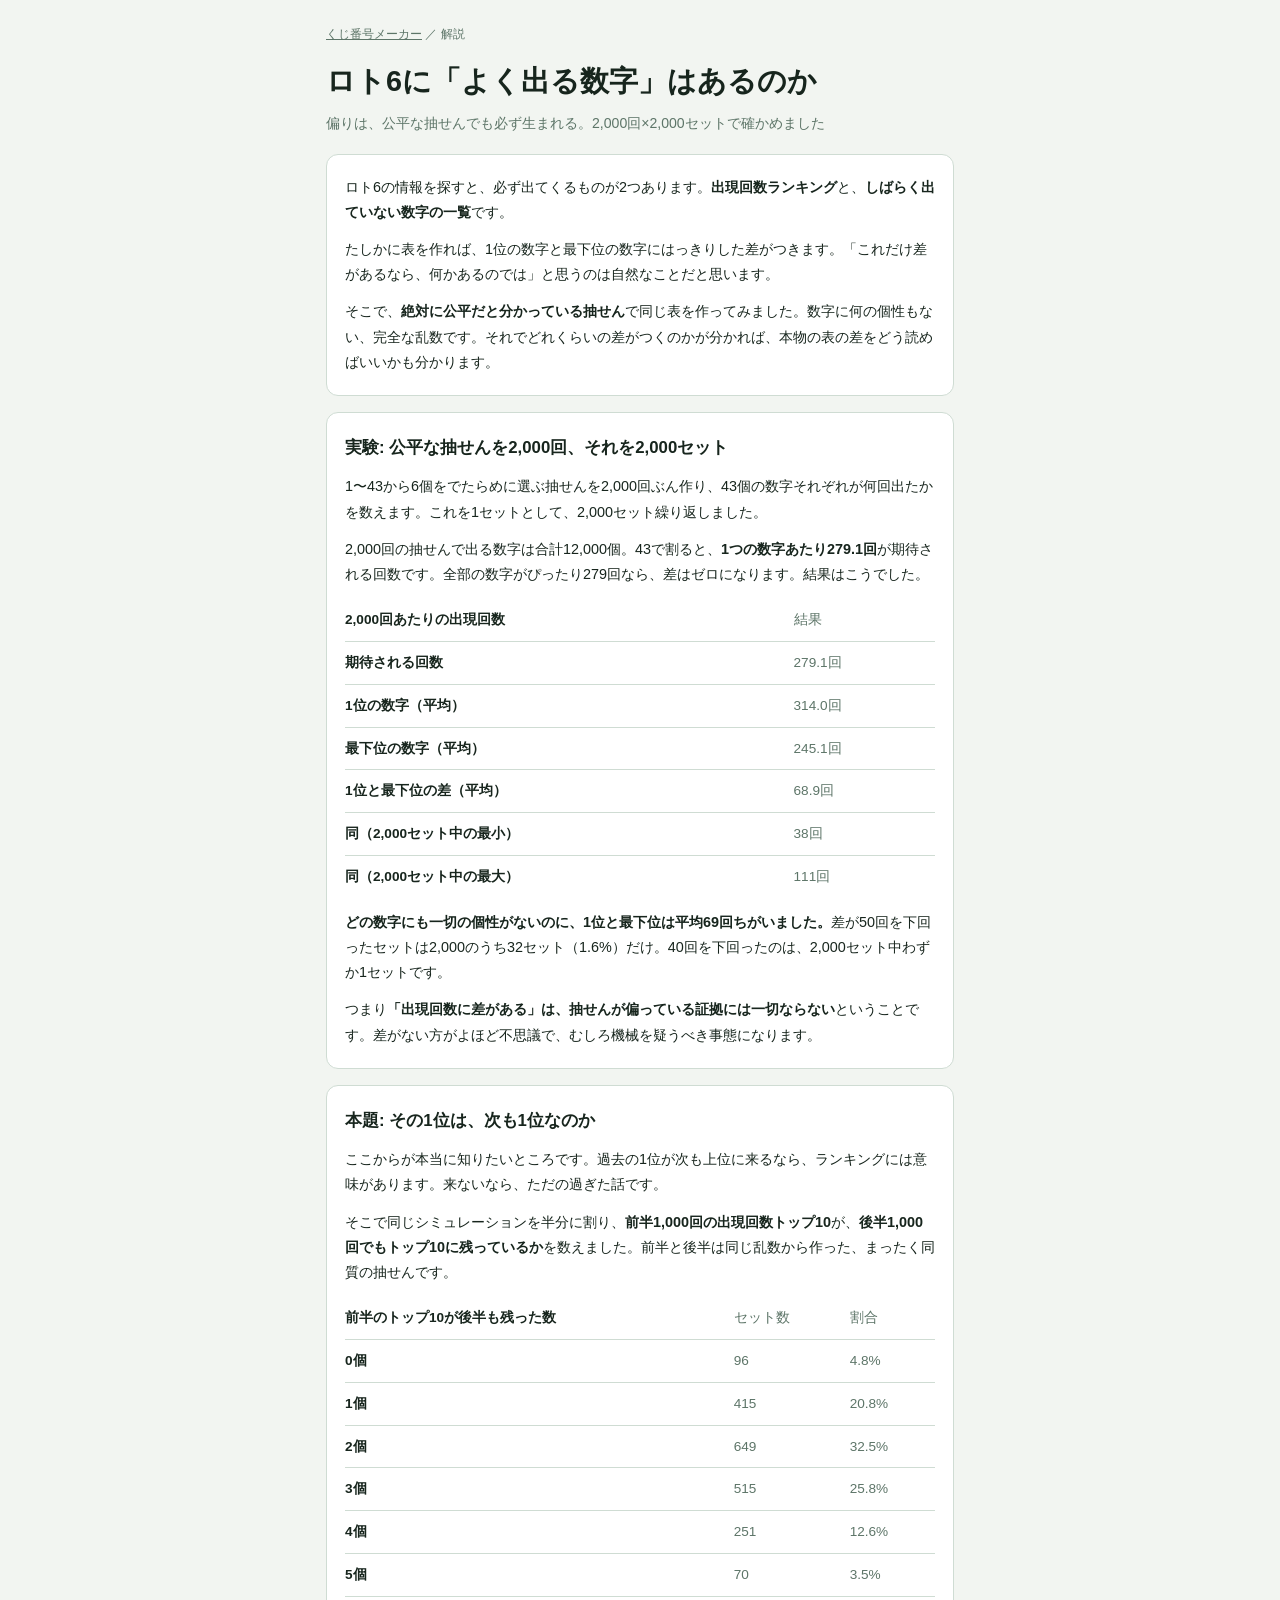
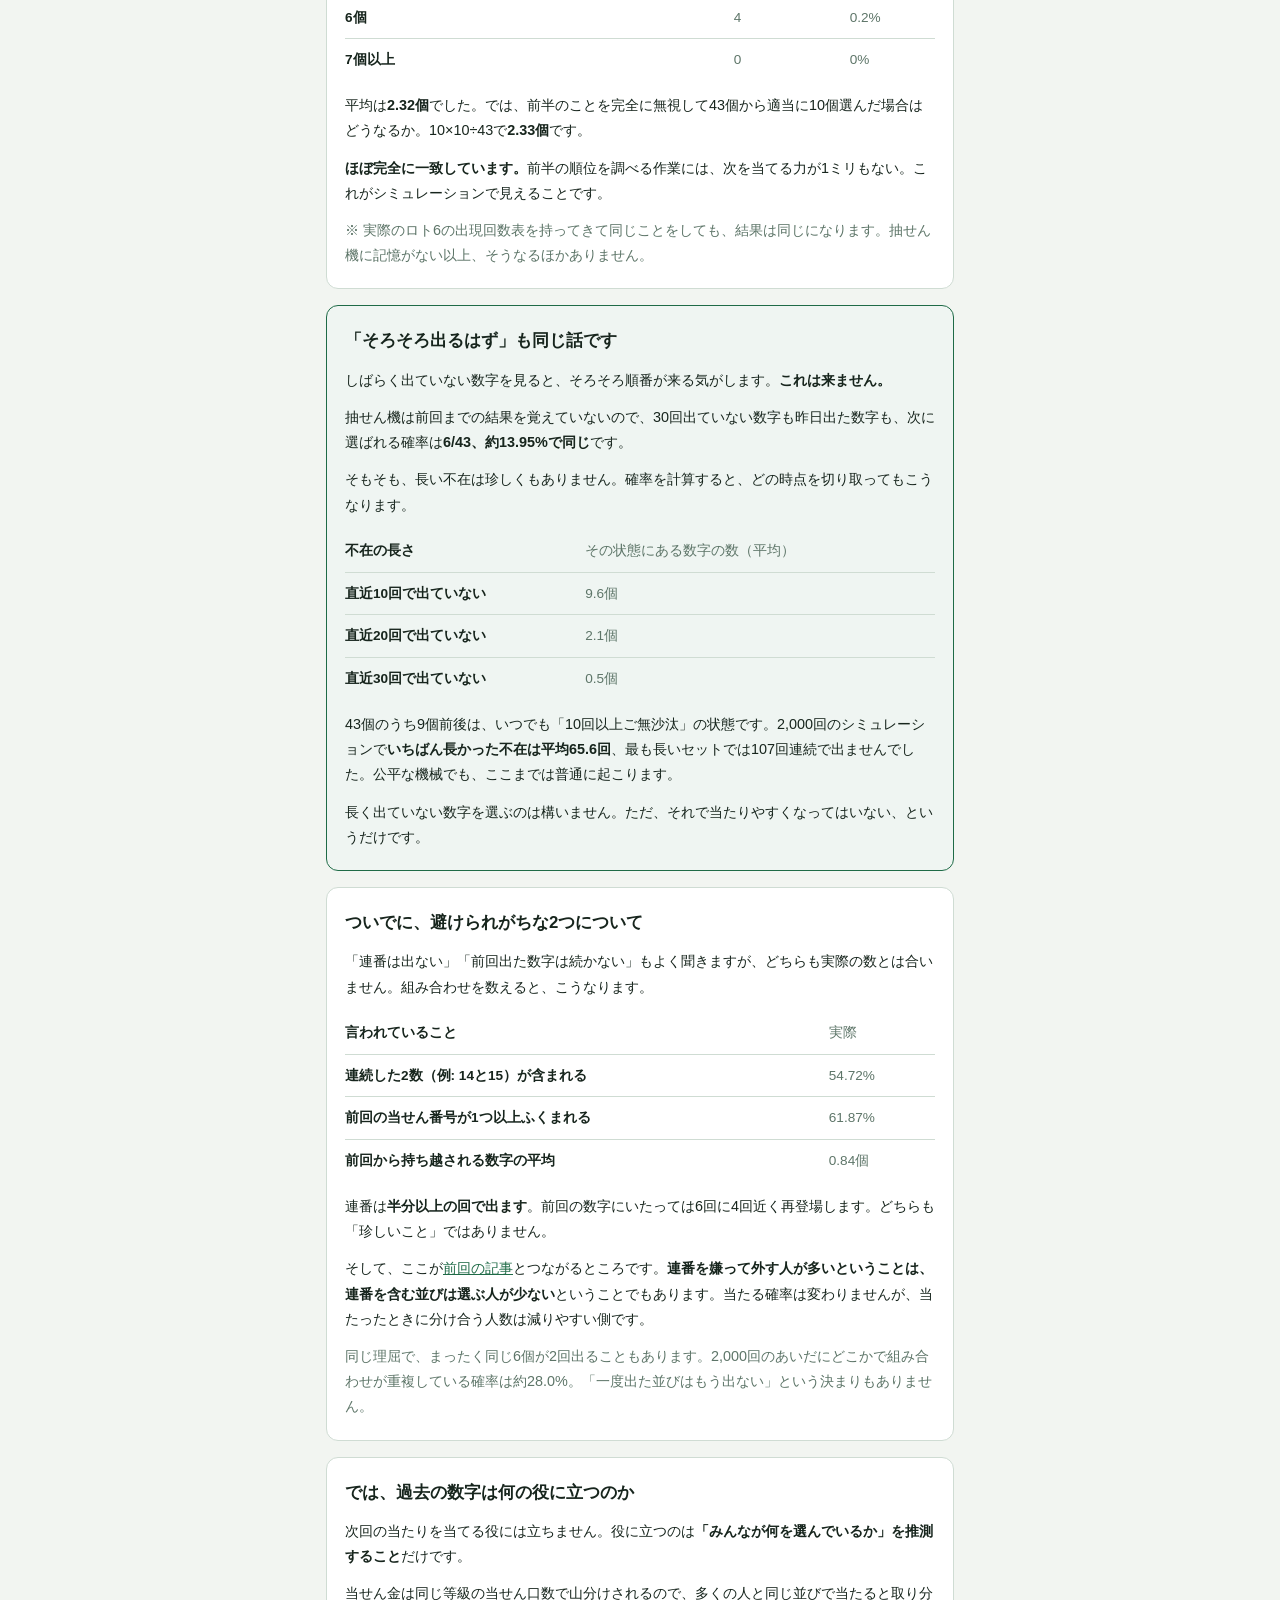
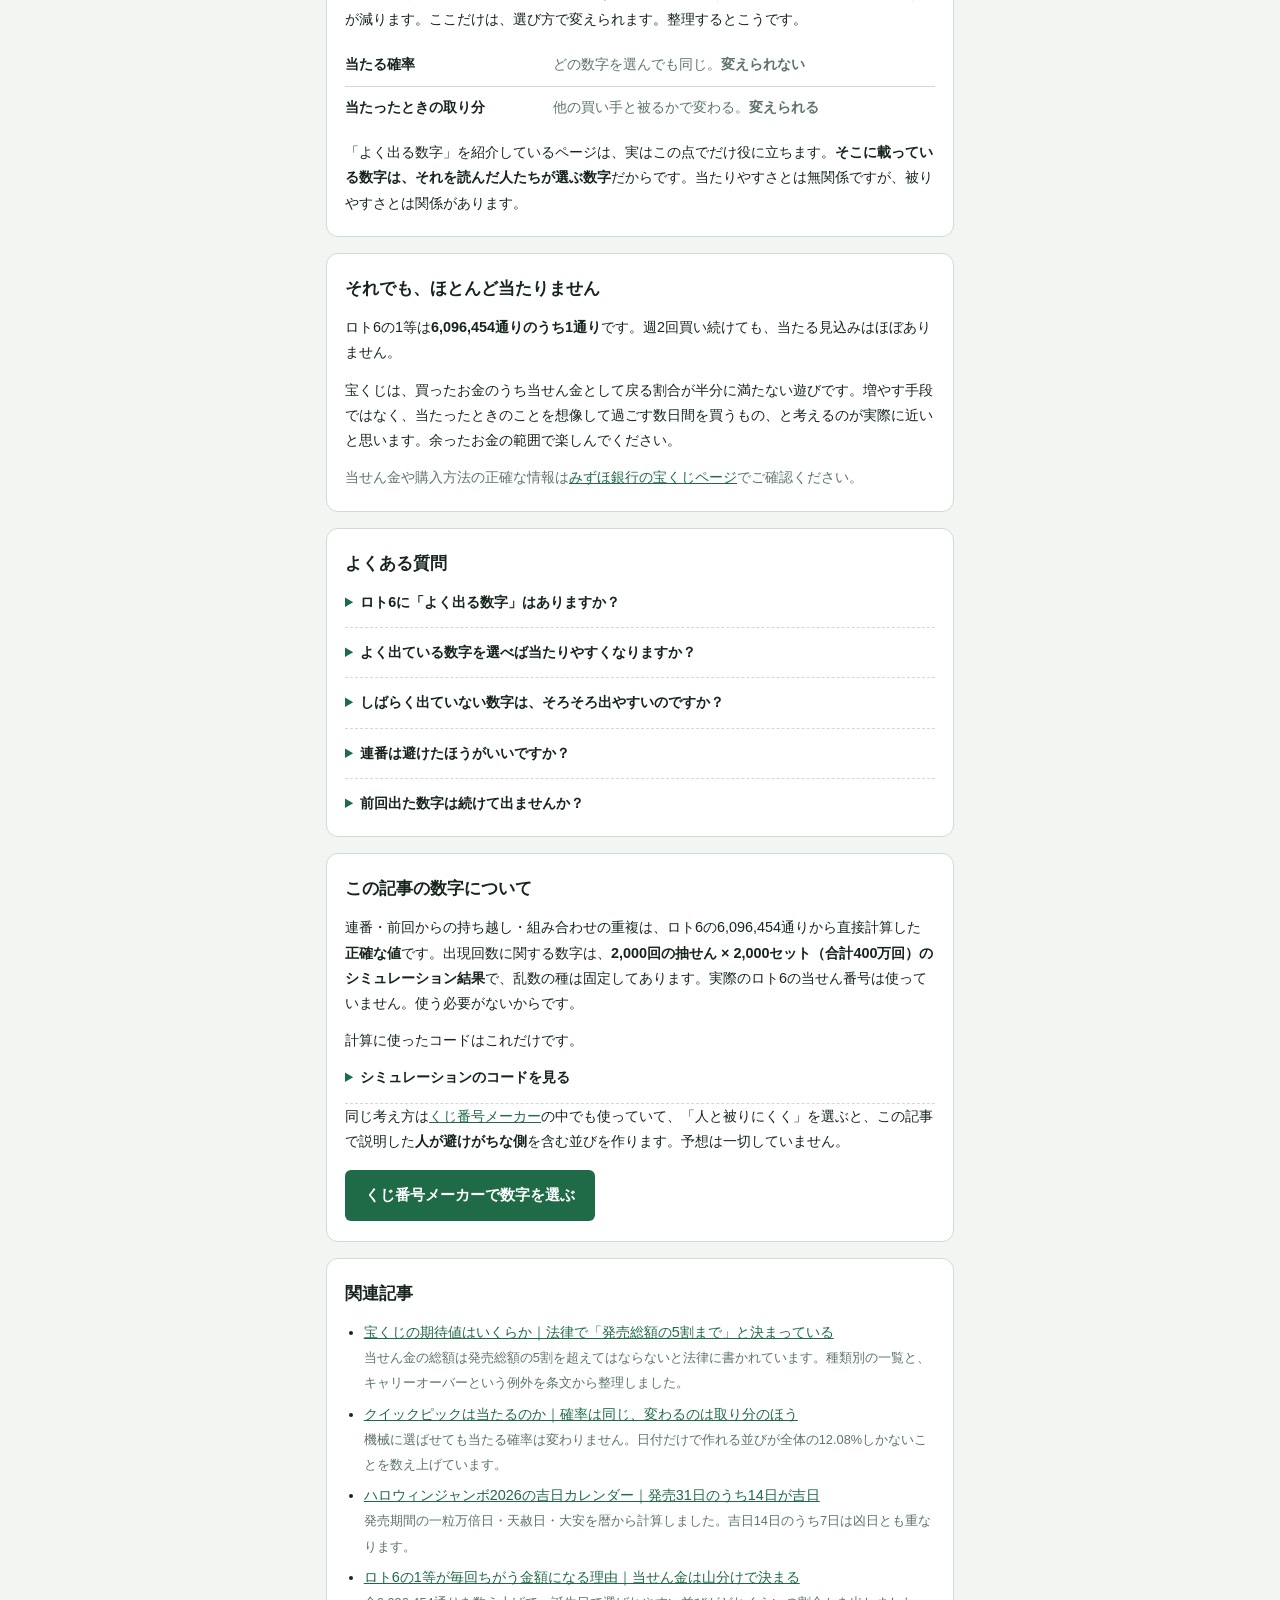
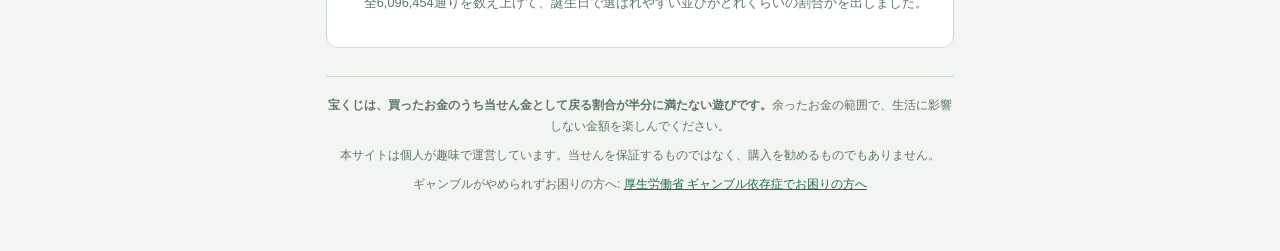
<file: guide/yoku-deru-suji/index.html>
<!DOCTYPE html>
<html lang="ja">
<head>
<meta charset="UTF-8">
<meta name="viewport" content="width=device-width, initial-scale=1.0">
<!-- Google tag (gtag.js) -->
<script async src="https://www.googletagmanager.com/gtag/js?id=G-4N0HM4KYXZ"></script>
<script>
  window.dataLayer = window.dataLayer || [];
  function gtag(){dataLayer.push(arguments);}
  gtag('js', new Date());
  gtag('config', 'G-4N0HM4KYXZ');
</script>
<title>ロト6に「よく出る数字」はあるのか｜偏りは公平な抽せんでも必ず生まれる</title>
<meta name="description" content="出現回数ランキングには必ず差が出ます。完全に公平な抽せんを2,000回×2,000セット試したところ、1位と最下位の差は平均68.9回、いちばん小さいセットでも38回ありました。前半の上位10個が後半も上位に残るのは平均2.32個で、まったくの偶然(2.33個)と同じです。">
<link rel="canonical" href="https://kuji-maker.github.io/guide/yoku-deru-suji/">
<meta property="og:type" content="article">
<meta property="og:title" content="ロト6に「よく出る数字」はあるのか｜偏りは公平な抽せんでも必ず生まれる">
<meta property="og:description" content="公平な抽せんを2,000回×2,000セット試した結果、1位と最下位の差は平均68.9回。前半の上位10個が後半も上位に残るのは平均2.32個で、偶然と同じでした。">
<meta property="og:url" content="https://kuji-maker.github.io/guide/yoku-deru-suji/">
<link rel="stylesheet" href="../../css/style.css">
<script type="application/ld+json">{"@context":"https://schema.org","@type":"FAQPage","mainEntity":[{"@type":"Question","name":"ロト6に「よく出る数字」はありますか？","acceptedAnswer":{"@type":"Answer","text":"出現回数の表を作れば必ず差が出ますが、それは公平な抽せんでも生じるばらつきです。完全に公平な抽せんを2,000回おこなうシミュレーションを2,000セット試したところ、1位と最下位の差は平均68.9回、いちばん差が小さかったセットでも38回ありました。差が出ること自体は、抽せんに偏りがある証拠にはなりません。"}},{"@type":"Question","name":"よく出ている数字を選べば当たりやすくなりますか？","acceptedAnswer":{"@type":"Answer","text":"なりません。シミュレーションで前半1,000回の出現回数トップ10を調べ、それが後半1,000回でもトップ10に残っているかを数えたところ、平均2.32個でした。まったく無関係な10個を選んだときの期待値は2.33個なので、過去の順位に予測の力はありません。"}},{"@type":"Question","name":"しばらく出ていない数字は、そろそろ出やすいのですか？","acceptedAnswer":{"@type":"Answer","text":"出やすくはなりません。抽せん機は前回までの結果を覚えていないので、何回出ていなくても次回に選ばれる確率は6/43、約13.95%のままです。また、長い不在は珍しいことではありません。どの時点でも平均9.6個の数字が10回以上出ておらず、2.1個は20回以上出ていません。"}},{"@type":"Question","name":"連番は避けたほうがいいですか？","acceptedAnswer":{"@type":"Answer","text":"避ける理由はありません。ロト6の6個の中に連続した2数が含まれる組み合わせは全体の54.72%で、半分以上を占めます。むしろ連番を嫌って外す人が多いぶん、連番を含む並びは選ぶ人が少なくなり、当たったときに分け合う人数が減りやすい側です。"}},{"@type":"Question","name":"前回出た数字は続けて出ませんか？","acceptedAnswer":{"@type":"Answer","text":"よく出ます。前回の当せん番号6個のうち1つ以上が次回も出る確率は61.87%で、6回に4回近い頻度です。平均すると0.84個が続けて出る計算になります。前回の数字を機械的に外すのは、根拠がないうえに選べる範囲を狭めるだけです。"}}]}</script>
</head>
<body>
<div id="app" class="app">

  <nav class="crumb"><a href="../../">くじ番号メーカー</a> ／ 解説</nav>

  <article>
    <header class="art-header">
      <h1 class="art-title">ロト6に「よく出る数字」はあるのか</h1>
      <p class="art-sub">偏りは、公平な抽せんでも必ず生まれる。2,000回×2,000セットで確かめました</p>
    </header>

    <div class="card card--article">
      <p>ロト6の情報を探すと、必ず出てくるものが2つあります。<strong>出現回数ランキング</strong>と、<strong>しばらく出ていない数字の一覧</strong>です。</p>
      <p>たしかに表を作れば、1位の数字と最下位の数字にはっきりした差がつきます。「これだけ差があるなら、何かあるのでは」と思うのは自然なことだと思います。</p>
      <p>そこで、<strong>絶対に公平だと分かっている抽せん</strong>で同じ表を作ってみました。数字に何の個性もない、完全な乱数です。それでどれくらいの差がつくのかが分かれば、本物の表の差をどう読めばいいかも分かります。</p>
    </div>

    <div class="card card--article">
      <h2>実験: 公平な抽せんを2,000回、それを2,000セット</h2>
      <p>1〜43から6個をでたらめに選ぶ抽せんを2,000回ぶん作り、43個の数字それぞれが何回出たかを数えます。これを1セットとして、2,000セット繰り返しました。</p>
      <p>2,000回の抽せんで出る数字は合計12,000個。43で割ると、<strong>1つの数字あたり279.1回</strong>が期待される回数です。全部の数字がぴったり279回なら、差はゼロになります。結果はこうでした。</p>

      <div class="table-scroll">
        <table class="spec">
          <tbody>
            <tr><th>2,000回あたりの出現回数</th><td class="num">結果</td></tr>
            <tr><th>期待される回数</th><td class="num">279.1回</td></tr>
            <tr><th>1位の数字（平均）</th><td class="num">314.0回</td></tr>
            <tr><th>最下位の数字（平均）</th><td class="num">245.1回</td></tr>
            <tr><th>1位と最下位の差（平均）</th><td class="num">68.9回</td></tr>
            <tr><th>同（2,000セット中の最小）</th><td class="num">38回</td></tr>
            <tr><th>同（2,000セット中の最大）</th><td class="num">111回</td></tr>
          </tbody>
        </table>
      </div>

      <p><strong>どの数字にも一切の個性がないのに、1位と最下位は平均69回ちがいました。</strong>差が50回を下回ったセットは2,000のうち32セット（1.6%）だけ。40回を下回ったのは、2,000セット中わずか1セットです。</p>
      <p>つまり<strong>「出現回数に差がある」は、抽せんが偏っている証拠には一切ならない</strong>ということです。差がない方がよほど不思議で、むしろ機械を疑うべき事態になります。</p>
    </div>

    <div class="card card--article">
      <h2>本題: その1位は、次も1位なのか</h2>
      <p>ここからが本当に知りたいところです。過去の1位が次も上位に来るなら、ランキングには意味があります。来ないなら、ただの過ぎた話です。</p>
      <p>そこで同じシミュレーションを半分に割り、<strong>前半1,000回の出現回数トップ10</strong>が、<strong>後半1,000回でもトップ10に残っているか</strong>を数えました。前半と後半は同じ乱数から作った、まったく同質の抽せんです。</p>

      <div class="table-scroll">
        <table class="spec">
          <tbody>
            <tr><th>前半のトップ10が後半も残った数</th><td class="num">セット数</td><td class="num">割合</td></tr>
            <tr><th>0個</th><td class="num">96</td><td class="num">4.8%</td></tr>
            <tr><th>1個</th><td class="num">415</td><td class="num">20.8%</td></tr>
            <tr><th>2個</th><td class="num">649</td><td class="num">32.5%</td></tr>
            <tr><th>3個</th><td class="num">515</td><td class="num">25.8%</td></tr>
            <tr><th>4個</th><td class="num">251</td><td class="num">12.6%</td></tr>
            <tr><th>5個</th><td class="num">70</td><td class="num">3.5%</td></tr>
            <tr><th>6個</th><td class="num">4</td><td class="num">0.2%</td></tr>
            <tr><th>7個以上</th><td class="num">0</td><td class="num">0%</td></tr>
          </tbody>
        </table>
      </div>

      <p>平均は<strong>2.32個</strong>でした。では、前半のことを完全に無視して43個から適当に10個選んだ場合はどうなるか。10×10÷43で<strong>2.33個</strong>です。</p>
      <p><strong>ほぼ完全に一致しています。</strong>前半の順位を調べる作業には、次を当てる力が1ミリもない。これがシミュレーションで見えることです。</p>
      <p class="muted">※ 実際のロト6の出現回数表を持ってきて同じことをしても、結果は同じになります。抽せん機に記憶がない以上、そうなるほかありません。</p>
    </div>

    <div class="card card--article card--warn">
      <h2>「そろそろ出るはず」も同じ話です</h2>
      <p>しばらく出ていない数字を見ると、そろそろ順番が来る気がします。<strong>これは来ません。</strong></p>
      <p>抽せん機は前回までの結果を覚えていないので、30回出ていない数字も昨日出た数字も、次に選ばれる確率は<strong>6/43、約13.95%で同じ</strong>です。</p>
      <p>そもそも、長い不在は珍しくもありません。確率を計算すると、どの時点を切り取ってもこうなります。</p>

      <div class="table-scroll">
        <table class="spec">
          <tbody>
            <tr><th>不在の長さ</th><td class="num">その状態にある数字の数（平均）</td></tr>
            <tr><th>直近10回で出ていない</th><td class="num">9.6個</td></tr>
            <tr><th>直近20回で出ていない</th><td class="num">2.1個</td></tr>
            <tr><th>直近30回で出ていない</th><td class="num">0.5個</td></tr>
          </tbody>
        </table>
      </div>

      <p>43個のうち9個前後は、いつでも「10回以上ご無沙汰」の状態です。2,000回のシミュレーションで<strong>いちばん長かった不在は平均65.6回</strong>、最も長いセットでは107回連続で出ませんでした。公平な機械でも、ここまでは普通に起こります。</p>
      <p>長く出ていない数字を選ぶのは構いません。ただ、それで当たりやすくなってはいない、というだけです。</p>
    </div>

    <div class="card card--article">
      <h2>ついでに、避けられがちな2つについて</h2>
      <p>「連番は出ない」「前回出た数字は続かない」もよく聞きますが、どちらも実際の数とは合いません。組み合わせを数えると、こうなります。</p>

      <div class="table-scroll">
        <table class="spec">
          <tbody>
            <tr><th>言われていること</th><td class="num">実際</td></tr>
            <tr><th>連続した2数（例: 14と15）が含まれる</th><td class="num">54.72%</td></tr>
            <tr><th>前回の当せん番号が1つ以上ふくまれる</th><td class="num">61.87%</td></tr>
            <tr><th>前回から持ち越される数字の平均</th><td class="num">0.84個</td></tr>
          </tbody>
        </table>
      </div>

      <p>連番は<strong>半分以上の回で出ます</strong>。前回の数字にいたっては6回に4回近く再登場します。どちらも「珍しいこと」ではありません。</p>
      <p>そして、ここが<a href="../loto-tosenkin-yamawake/">前回の記事</a>とつながるところです。<strong>連番を嫌って外す人が多いということは、連番を含む並びは選ぶ人が少ない</strong>ということでもあります。当たる確率は変わりませんが、当たったときに分け合う人数は減りやすい側です。</p>
      <p class="muted">同じ理屈で、まったく同じ6個が2回出ることもあります。2,000回のあいだにどこかで組み合わせが重複している確率は約28.0%。「一度出た並びはもう出ない」という決まりもありません。</p>
    </div>

    <div class="card card--article">
      <h2>では、過去の数字は何の役に立つのか</h2>
      <p>次回の当たりを当てる役には立ちません。役に立つのは<strong>「みんなが何を選んでいるか」を推測すること</strong>だけです。</p>
      <p>当せん金は同じ等級の当せん口数で山分けされるので、多くの人と同じ並びで当たると取り分が減ります。ここだけは、選び方で変えられます。整理するとこうです。</p>

      <div class="table-scroll">
        <table class="spec">
          <tbody>
            <tr><th>当たる確率</th><td>どの数字を選んでも同じ。<strong>変えられない</strong></td></tr>
            <tr><th>当たったときの取り分</th><td>他の買い手と被るかで変わる。<strong>変えられる</strong></td></tr>
          </tbody>
        </table>
      </div>

      <p>「よく出る数字」を紹介しているページは、実はこの点でだけ役に立ちます。<strong>そこに載っている数字は、それを読んだ人たちが選ぶ数字</strong>だからです。当たりやすさとは無関係ですが、被りやすさとは関係があります。</p>
    </div>

    <div class="card card--article">
      <h2>それでも、ほとんど当たりません</h2>
      <p>ロト6の1等は<strong>6,096,454通りのうち1通り</strong>です。週2回買い続けても、当たる見込みはほぼありません。</p>
      <p>宝くじは、買ったお金のうち当せん金として戻る割合が半分に満たない遊びです。増やす手段ではなく、当たったときのことを想像して過ごす数日間を買うもの、と考えるのが実際に近いと思います。余ったお金の範囲で楽しんでください。</p>
      <p class="muted">当せん金や購入方法の正確な情報は<a href="https://www.mizuhobank.co.jp/takarakuji/" target="_blank" rel="noopener">みずほ銀行の宝くじページ</a>でご確認ください。</p>
    </div>

    <div class="card card--article">
      <h2>よくある質問</h2>
      <details class="faq-item">
        <summary>ロト6に「よく出る数字」はありますか？</summary>
        <p>出現回数の表を作れば必ず差が出ますが、それは公平な抽せんでも生じるばらつきです。完全に公平な抽せんを2,000回おこなうシミュレーションを2,000セット試したところ、1位と最下位の差は平均68.9回、いちばん差が小さかったセットでも38回ありました。差が出ること自体は、抽せんに偏りがある証拠にはなりません。</p>
      </details>
      <details class="faq-item">
        <summary>よく出ている数字を選べば当たりやすくなりますか？</summary>
        <p>なりません。シミュレーションで前半1,000回の出現回数トップ10を調べ、それが後半1,000回でもトップ10に残っているかを数えたところ、平均2.32個でした。まったく無関係な10個を選んだときの期待値は2.33個なので、過去の順位に予測の力はありません。</p>
      </details>
      <details class="faq-item">
        <summary>しばらく出ていない数字は、そろそろ出やすいのですか？</summary>
        <p>出やすくはなりません。抽せん機は前回までの結果を覚えていないので、何回出ていなくても次回に選ばれる確率は6/43、約13.95%のままです。また、長い不在は珍しいことではありません。どの時点でも平均9.6個の数字が10回以上出ておらず、2.1個は20回以上出ていません。</p>
      </details>
      <details class="faq-item">
        <summary>連番は避けたほうがいいですか？</summary>
        <p>避ける理由はありません。ロト6の6個の中に連続した2数が含まれる組み合わせは全体の54.72%で、半分以上を占めます。むしろ連番を嫌って外す人が多いぶん、連番を含む並びは選ぶ人が少なくなり、当たったときに分け合う人数が減りやすい側です。</p>
      </details>
      <details class="faq-item">
        <summary>前回出た数字は続けて出ませんか？</summary>
        <p>よく出ます。前回の当せん番号6個のうち1つ以上が次回も出る確率は61.87%で、6回に4回近い頻度です。平均すると0.84個が続けて出る計算になります。前回の数字を機械的に外すのは、根拠がないうえに選べる範囲を狭めるだけです。</p>
      </details>
    </div>

    <div class="card card--article">
      <h2>この記事の数字について</h2>
      <p>連番・前回からの持ち越し・組み合わせの重複は、ロト6の6,096,454通りから直接計算した<strong>正確な値</strong>です。出現回数に関する数字は、<strong>2,000回の抽せん × 2,000セット（合計400万回）のシミュレーション結果</strong>で、乱数の種は固定してあります。実際のロト6の当せん番号は使っていません。使う必要がないからです。</p>
      <p>計算に使ったコードはこれだけです。</p>
      <details class="faq-item">
        <summary>シミュレーションのコードを見る</summary>
<pre class="code-block"><code>import numpy as np

rng = np.random.default_rng(20260912)
N, K, DRAWS, TRIALS = 43, 6, 2000, 2000

for t in range(TRIALS):
    keys = rng.random((DRAWS, N))
    idx = np.argpartition(keys, K, axis=1)[:, :K]
    hit = np.zeros((DRAWS, N), dtype=bool)
    np.put_along_axis(hit, idx, True, axis=1)

    counts = hit.sum(axis=0)          # 43個それぞれの出現回数
    spread = counts.max() - counts.min()

    c1 = hit[:DRAWS // 2].sum(axis=0)  # 前半1,000回
    c2 = hit[DRAWS // 2:].sum(axis=0)  # 後半1,000回
    a = set(np.argsort(-c1)[:10].tolist())
    b = set(np.argsort(-c2)[:10].tolist())
    overlap = len(a &amp; b)               # 前半トップ10が後半も残った数
</code></pre>
      </details>
      <p>同じ考え方は<a href="../../">くじ番号メーカー</a>の中でも使っていて、「人と被りにくく」を選ぶと、この記事で説明した<strong>人が避けがちな側</strong>を含む並びを作ります。予想は一切していません。</p>
      <p><a class="btn btn--primary" href="../../">くじ番号メーカーで数字を選ぶ</a></p>
    </div>

    <div class="card card--article">
      <h2>関連記事</h2>
      <ul>
        <li><a href="../kitaichi/">宝くじの期待値はいくらか｜法律で「発売総額の5割まで」と決まっている</a><br>
          <span class="muted">当せん金の総額は発売総額の5割を超えてはならないと法律に書かれています。種類別の一覧と、キャリーオーバーという例外を条文から整理しました。</span></li>
        <li><a href="../quick-pick/">クイックピックは当たるのか｜確率は同じ、変わるのは取り分のほう</a><br>
          <span class="muted">機械に選ばせても当たる確率は変わりません。日付だけで作れる並びが全体の12.08%しかないことを数え上げています。</span></li>
        <li><a href="../halloween-jumbo-kichijitsu/">ハロウィンジャンボ2026の吉日カレンダー｜発売31日のうち14日が吉日</a><br>
          <span class="muted">発売期間の一粒万倍日・天赦日・大安を暦から計算しました。吉日14日のうち7日は凶日とも重なります。</span></li>
        <li><a href="../loto-tosenkin-yamawake/">ロト6の1等が毎回ちがう金額になる理由｜当せん金は山分けで決まる</a><br>
          <span class="muted">全6,096,454通りを数え上げて、誕生日で選ばれやすい並びがどれくらいの割合かを出しました。</span></li>
      </ul>
    </div>

  </article>

  <footer class="app-footer">
    <p><strong>宝くじは、買ったお金のうち当せん金として戻る割合が半分に満たない遊びです。</strong>余ったお金の範囲で、生活に影響しない金額を楽しんでください。</p>
    <p>本サイトは個人が趣味で運営しています。当せんを保証するものではなく、購入を勧めるものでもありません。</p>
    <p>ギャンブルがやめられずお困りの方へ: <a href="https://www.mhlw.go.jp/stf/seisakunitsuite/bunya/0000070789.html" target="_blank" rel="noopener">厚生労働省 ギャンブル依存症でお困りの方へ</a></p>
  </footer>

</div>
</body>
</html>
</file>
<file: css/style.css>
/*
 * くじ番号メーカー。
 * HAKONIWA LAB の各アプリとは別サイトなので、配色もはっきり変えている
 * (深い緑＋金)。骨格の考え方だけ揃えてある。
 */

:root {
  --bg: #10241c;
  --surface: #173327;
  --surface-2: #1e4232;
  --border: #2d5a45;
  --text: #eaf3ee;
  --muted: #9dbcac;
  --primary: #d9a441;
  --primary-hover: #e8b658;
  --on-primary: #14251c;
  --accent: #6fd39b;
  --warn-bg: #3a2a18;
  --warn-text: #e6b877;
  --radius: 12px;
  --radius-sm: 6px;
  --max: 660px;
}

/* 明るい環境では明るい配色にする */
@media (prefers-color-scheme: light) {
  :root {
    --bg: #f2f5f1;
    --surface: #ffffff;
    --surface-2: #eaf0ea;
    --border: #cfdcd3;
    --text: #17251d;
    --muted: #5d7568;
    --primary: #1f6b47;
    --primary-hover: #17563a;
    --on-primary: #ffffff;
    --accent: #1f6b47;
    --warn-bg: #fdf2e0;
    --warn-text: #8a5a1a;
  }
}

* { box-sizing: border-box; }
[hidden] { display: none !important; }

html, body {
  margin: 0;
  padding: 0;
  background: var(--bg);
  color: var(--text);
  font-family: -apple-system, BlinkMacSystemFont, "Hiragino Sans", "Hiragino Kaku Gothic ProN", "Noto Sans JP", Meiryo, sans-serif;
  line-height: 1.75;
  -webkit-text-size-adjust: 100%;
}
a { color: var(--primary); }

.app { max-width: var(--max); margin: 0 auto; padding: 24px 16px 48px; }

/* ---- ヘッダー ---- */
.app-header { text-align: center; margin-bottom: 20px; }
.app-header__eyebrow {
  display: inline-block;
  font-size: 0.72rem;
  font-weight: 700;
  letter-spacing: .08em;
  color: var(--primary);
  border: 1px solid var(--primary);
  border-radius: 999px;
  padding: 2px 12px;
  margin: 0 0 10px;
}
.app-header__title { font-size: 1.8rem; font-weight: 800; margin: 0 0 10px; letter-spacing: .02em; }
.app-header__lead { font-size: 0.9rem; color: var(--muted); margin: 0; }
.sp-only { display: inline; }

/* ---- カード ---- */
.card {
  background: var(--surface);
  border: 1px solid var(--border);
  border-radius: var(--radius);
  padding: 20px 18px;
  margin-bottom: 16px;
}
.card__title { font-size: 1rem; margin: 0; }

/* ---- フォーム ---- */
.field { margin-bottom: 18px; }
.field > label, .field__label {
  display: block;
  font-size: 0.8rem;
  font-weight: 700;
  color: var(--muted);
  margin-bottom: 6px;
}
.field__help { font-size: 0.78rem; color: var(--muted); margin: 6px 0 0; }
.select {
  width: 100%;
  padding: 12px 14px;
  border: 1.5px solid var(--border);
  border-radius: var(--radius-sm);
  background: var(--surface-2);
  color: var(--text);
  font: inherit;
  font-size: 1rem;
}
.date-row { display: grid; grid-template-columns: 1.4fr 1fr 1fr; gap: 8px; }

/* 選び方 */
.modes { display: grid; gap: 8px; }
.mode { display: block; cursor: pointer; }
.mode input { position: absolute; opacity: 0; pointer-events: none; }
.mode__body {
  display: block;
  border: 1.5px solid var(--border);
  border-radius: var(--radius-sm);
  background: var(--surface-2);
  padding: 12px 14px;
  transition: border-color .15s ease, background-color .15s ease;
}
.mode__body b { display: block; font-size: 0.95rem; }
.mode__body small { display: block; font-size: 0.76rem; color: var(--muted); margin-top: 2px; }
.mode input:checked + .mode__body { border-color: var(--primary); background: color-mix(in srgb, var(--primary) 12%, var(--surface-2)); }
.mode input:focus-visible + .mode__body { outline: 2px solid var(--primary); outline-offset: 2px; }

/* ---- ボタン ---- */
.btn {
  appearance: none;
  border: 0;
  border-radius: var(--radius-sm);
  font: inherit;
  font-weight: 700;
  font-size: 0.95rem;
  padding: 12px 20px;
  cursor: pointer;
  background: var(--primary);
  color: var(--on-primary);
}
.btn:hover { background: var(--primary-hover); }
.btn--sub { background: transparent; color: var(--primary); border: 1.5px solid var(--primary); }
.btn--sub:hover { background: color-mix(in srgb, var(--primary) 14%, transparent); }
.btn--large { width: 100%; padding: 15px 20px; font-size: 1.05rem; }
.btns { display: flex; gap: 8px; margin-top: 16px; }
.btns .btn { flex: 1; }

.odds { font-size: 0.78rem; color: var(--muted); text-align: center; margin: 12px 0 0; }

/* ---- 結果 ---- */
.card--result { border-color: var(--primary); }
.result__head { display: flex; align-items: center; justify-content: space-between; gap: 8px; margin-bottom: 14px; }
.result__mode {
  font-size: 0.7rem;
  font-weight: 700;
  color: var(--primary);
  border: 1px solid var(--primary);
  border-radius: 999px;
  padding: 2px 10px;
  white-space: nowrap;
}

.set { border-top: 1px solid var(--border); padding: 14px 0 12px; }
.set:first-child { border-top: 0; padding-top: 0; }
.set__no { font-size: 0.72rem; color: var(--muted); font-weight: 700; }

/* 数字の玉 */
.balls { display: flex; flex-wrap: wrap; gap: 8px; margin: 6px 0 0; }
.ball {
  display: inline-flex;
  align-items: center;
  justify-content: center;
  min-width: 44px;
  height: 44px;
  padding: 0 6px;
  border-radius: 999px;
  background: var(--primary);
  color: var(--on-primary);
  font-size: 1.15rem;
  font-weight: 800;
  font-variant-numeric: tabular-nums;
}
/* 32以上は「空いている番号」なので色を変えて分かるようにする */
.ball--high { background: var(--accent); }

/* ナンバーズの桁 */
.digits { display: flex; gap: 6px; margin-top: 6px; }
.digit {
  width: 46px;
  height: 56px;
  display: flex;
  align-items: center;
  justify-content: center;
  border-radius: var(--radius-sm);
  background: var(--surface-2);
  border: 1.5px solid var(--border);
  font-size: 1.6rem;
  font-weight: 800;
  font-variant-numeric: tabular-nums;
}

/* ビンゴ5の3×3 */
.bingo { display: grid; grid-template-columns: repeat(3, 1fr); gap: 6px; margin-top: 6px; max-width: 240px; }
.bingo__cell {
  aspect-ratio: 1;
  display: flex;
  align-items: center;
  justify-content: center;
  border-radius: var(--radius-sm);
  background: var(--primary);
  color: var(--on-primary);
  font-size: 1.2rem;
  font-weight: 800;
  font-variant-numeric: tabular-nums;
}
.bingo__cell--free { background: var(--surface-2); color: var(--muted); font-size: 0.72rem; border: 1.5px dashed var(--border); }

/* totoの1/0/2 */
.marks { display: flex; flex-wrap: wrap; gap: 5px; margin-top: 6px; }
.mark {
  width: 36px;
  display: flex;
  flex-direction: column;
  align-items: center;
  border-radius: var(--radius-sm);
  background: var(--surface-2);
  border: 1.5px solid var(--border);
  padding: 3px 0 5px;
  overflow: hidden;
}
/* 試合番号は幅が狭いので数字だけ。「第10試合」は折り返して隣に重なる */
.mark__i { font-size: 0.6rem; line-height: 1.2; color: var(--muted); }
.mark__v { font-size: 1.05rem; font-weight: 800; line-height: 1.2; }

.set__meta { font-size: 0.76rem; color: var(--muted); margin: 10px 0 0; }
.set__notes { list-style: none; padding: 0; margin: 8px 0 0; font-size: 0.78rem; }
.set__notes li { padding-left: 1.4em; position: relative; color: var(--muted); }
.set__notes li::before { position: absolute; left: 0; }
.set__notes li.is-good::before { content: "○"; color: var(--accent); }
.set__notes li.is-bad::before { content: "×"; color: var(--warn-text); }

.disclaimer {
  font-size: 0.76rem;
  color: var(--warn-text);
  background: var(--warn-bg);
  border-radius: var(--radius-sm);
  padding: 10px 12px;
  margin: 14px 0 0;
}

/* ---- 解説 ---- */
.article { margin-top: 28px; }
.card--article h2 { font-size: 1.05rem; margin: 0 0 12px; }
.card--article p { font-size: 0.9rem; margin: 0 0 12px; }
.card--article p:last-child { margin-bottom: 0; }
.card--article ul { font-size: 0.9rem; margin: 0 0 12px; padding-left: 1.3em; }
.card--article li { margin-bottom: 6px; }
.muted { color: var(--muted); font-size: 0.8rem; }

/* 表は本文を横に動かさず、枠の中だけでスクロールさせる */
.table-scroll { overflow-x: auto; -webkit-overflow-scrolling: touch; margin-bottom: 12px; }
.spec { width: 100%; border-collapse: collapse; font-size: 0.85rem; min-width: 420px; }
.spec th, .spec td { text-align: left; padding: 9px 10px 9px 0; border-bottom: 1px solid var(--border); vertical-align: top; }
.spec tr:last-child th, .spec tr:last-child td { border-bottom: 0; }
.spec th { white-space: nowrap; font-weight: 700; }
.spec td { color: var(--muted); }
.spec .num { font-variant-numeric: tabular-nums; white-space: nowrap; }

.faq-item { border-bottom: 1px dashed var(--border); padding: 12px 0; }
.faq-item:first-of-type { padding-top: 0; }
.faq-item:last-child { border-bottom: none; padding-bottom: 0; }
.faq-item summary { cursor: pointer; font-weight: 700; font-size: 0.9rem; }
.faq-item summary::marker { color: var(--primary); }
.faq-item p { margin: 8px 0 0; font-size: 0.85rem; color: var(--muted); }
code { background: var(--surface-2); padding: 1px 5px; border-radius: 4px; font-size: 0.85em; }

/* ---- フッター ---- */
.app-footer {
  margin-top: 28px;
  padding-top: 18px;
  border-top: 1px solid var(--border);
  text-align: center;
  font-size: 0.75rem;
  color: var(--muted);
}
.app-footer p { margin: 0 0 8px; }

@media (min-width: 640px) {
  .app-header__title { font-size: 2.1rem; }
  .sp-only { display: none; }
}

/* --- 解説記事のページ --- */

.crumb { font-size: 0.78rem; color: var(--muted); margin-bottom: 14px; }
.crumb a { color: var(--muted); }

.art-header { margin-bottom: 18px; }
.art-title { font-size: 1.45rem; font-weight: 800; line-height: 1.5; margin: 0 0 8px; }
.art-sub { font-size: 0.88rem; color: var(--muted); margin: 0; }

/* 誤解されると困る内容を置くカード。枠と地の色で目立たせる */
.card--warn { border-color: var(--primary); background: color-mix(in srgb, var(--primary) 7%, var(--surface)); }

.card--article h3 { font-size: 0.95rem; margin: 16px 0 8px; }
/* 記事内のボタンは a タグなので、行として置く */
.card--article .btn { display: inline-block; text-decoration: none; margin-top: 4px; }
.card--article .spec th { color: var(--text); }

@media (min-width: 640px) {
  .art-title { font-size: 1.8rem; }
}

.code-block {
  background: var(--surface-2);
  border: 1px solid var(--border);
  border-radius: 8px;
  padding: 12px;
  margin: 10px 0 0;
  overflow-x: auto;
  font-size: 0.72rem;
  line-height: 1.65;
}
.code-block code { background: none; padding: 0; font-size: inherit; }

/* 条文の引用。地の文と混ざらないように左に線を引く */
.card--article blockquote {
  margin: 12px 0;
  padding: 10px 14px;
  border-left: 3px solid var(--primary);
  background: var(--surface-2);
  border-radius: 0 var(--radius-sm) var(--radius-sm) 0;
}
.card--article blockquote p {
  margin: 0;
  font-size: 0.86rem;
  line-height: 1.8;
}
</file>
